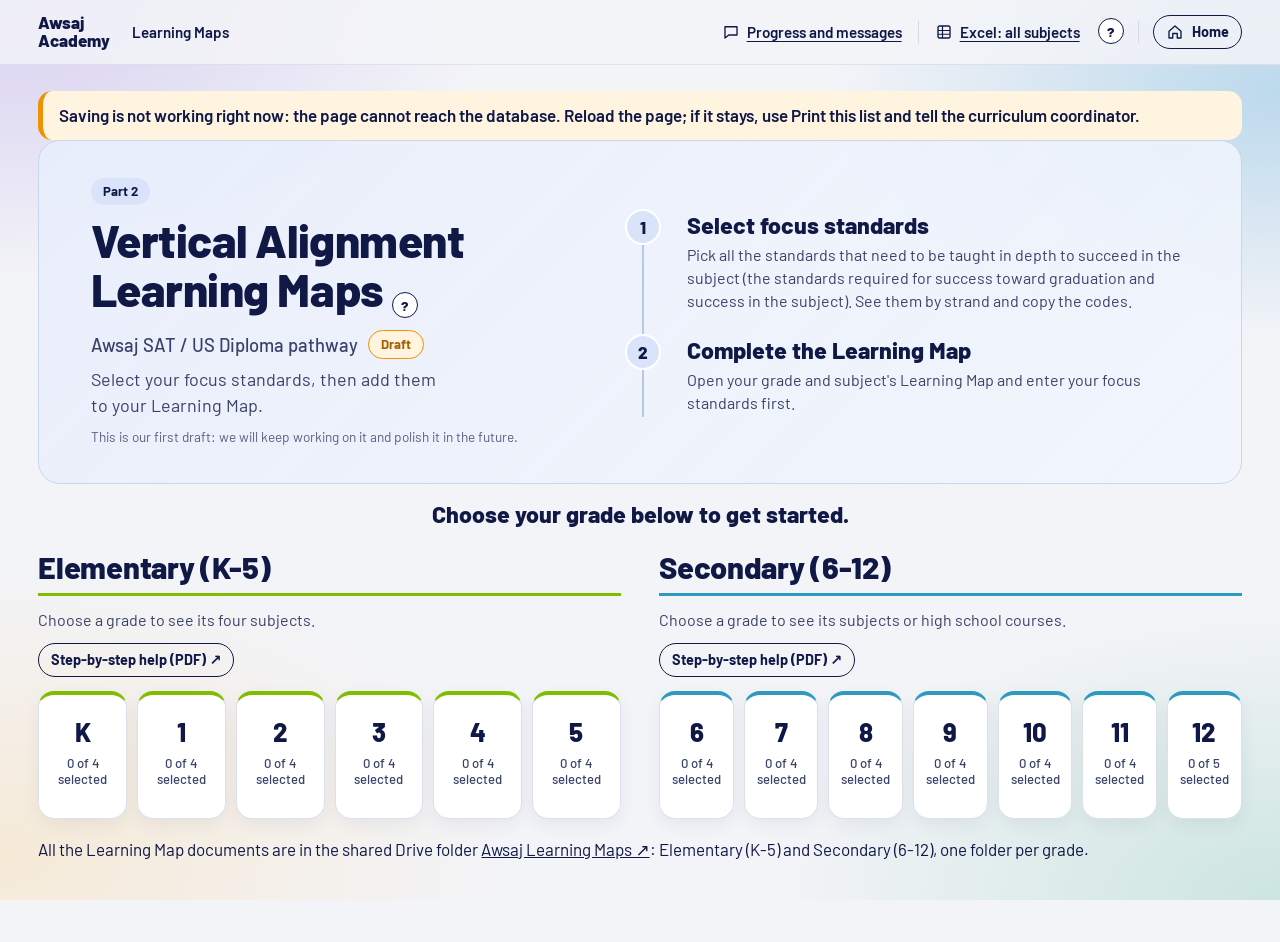
<file: site/learningmaps.html>
<!doctype html>
<html lang="en">
<head>
<meta charset="utf-8">
<meta name="viewport" content="width=device-width, initial-scale=1">
<title>Vertical Alignment Learning Maps</title>
<link rel="preconnect" href="https://fonts.googleapis.com"><link rel="preconnect" href="https://fonts.gstatic.com" crossorigin>
<link href="https://fonts.googleapis.com/css2?family=Barlow:wght@400;500;600;700;800&display=swap" rel="stylesheet">
<style>
/* Part 2 (Tim, Nov 2026, new direction): each grade picks its focus standards (at least a quarter of its standards), sees them by strand to print or copy, then fills in the Learning Map. ("Focus standards", not
   "priority standards": the school already has Priority (6-12) and Power (K-5) standards.) Same look as the PD pages. */
:root {
  --navy: #101846; --navy-2: #3B4268; --muted: #5A6080; --line: #D5DAE3; --cta: #B5DF00; --cta-2: #A6CF00;
  --lime: #80BC00; --blue: #3099BE; --magenta: #CB0068; --amber: #ED9200;
  --deep: #78BE21; --intro: #0092BC; --not: #D00070;
  --glass: rgba(255,255,255,.66); --glass-b: rgba(255,255,255,.9);
  --font: "Barlow", system-ui, -apple-system, "Segoe UI", sans-serif;
}
* { box-sizing: border-box; } [hidden] { display: none !important; }
html { scroll-behavior: smooth; }
body { margin: 0; font-family: var(--font); color: var(--navy); font-size: 17px; line-height: 1.45; min-height: 100vh;
  background: radial-gradient(55% 45% at 0% 0%, #D7CFF0 0%, transparent 70%), radial-gradient(50% 40% at 100% 10%, #BCD9EC 0%, transparent 70%), radial-gradient(55% 45% at 100% 100%, #CCE5DF 0%, transparent 72%), radial-gradient(55% 45% at 0% 95%, #F6EAD7 0%, transparent 72%), #F3F4F8; background-attachment: fixed; }
h1, h2, h3 { margin: 0; line-height: 1.08; letter-spacing: -.01em; font-weight: 800; text-wrap: balance; }
h1 { font-size: clamp(2rem, 4vw, 3.2rem); } h2 { font-size: clamp(1.4rem, 2.4vw, 1.9rem); } h3 { font-size: 1.12rem; font-weight: 700; }
p { margin: 0; } a { color: var(--navy); } button, input, select, textarea { font: inherit; color: inherit; }
:focus-visible { outline: 3px solid var(--navy); outline-offset: 2px; border-radius: 6px; }
.wrap { max-width: 1320px; margin: 0 auto; padding: 0 clamp(16px, 3vw, 40px); }
body.wide .wrap { max-width: 1800px; }   /* Tim, Nov 2026: the choose and review pages use more of the screen */
header.top { position: sticky; top: 0; z-index: 20; background: rgba(243,244,248,.82); backdrop-filter: blur(10px); border-bottom: 1px solid rgba(16,24,70,.08); }
header.top .wrap { display: flex; align-items: center; gap: 14px; min-height: 64px; flex-wrap: wrap; }
.brand { font-weight: 800; text-decoration: none; line-height: 1.05; }
.crumbs { display: flex; gap: 6px; align-items: center; flex-wrap: wrap; font-weight: 600; font-size: .95rem; }
.crumbs a { text-decoration: none; padding: 6px 8px; border-radius: 8px; } .crumbs a:hover { background: rgba(16,24,70,.06); } .crumbs span { color: var(--muted); }
.who { margin-left: auto; display: flex; gap: 8px; align-items: center; font-size: .9rem; flex-wrap: wrap; }
.pill { display: inline-flex; align-items: center; gap: 6px; padding: 4px 12px; border-radius: 999px; font-weight: 700; font-size: .82rem; background: rgba(16,24,70,.07); white-space: nowrap; }
.pill.team { background: var(--navy); color: #fff; } .pill.practice { background: var(--amber); color: #fff; }
.st-draft { background: rgba(16,24,70,.07); } .st-draft.prog { background: #FFF1DB; color: #8A4B00; } .st-selected { background: var(--lime); color: #fff; } .st-ready { background: #DCEBF5; color: #0d4f6b; } .st-approved { background: var(--cta); color: var(--navy); }
.btn { border: 1.5px solid var(--navy); background: transparent; border-radius: 999px; padding: 9px 18px; font-weight: 700; cursor: pointer; text-decoration: none; display: inline-flex; align-items: center; gap: 8px; min-height: 42px; }
.btn:hover { background: rgba(16,24,70,.06); } .btn.cta { background: var(--cta); border-color: var(--cta); } .btn.cta:hover { background: var(--cta-2); }
.btn.small { min-height: 34px; padding: 5px 12px; font-size: .9rem; } .btn[disabled] { opacity: .45; cursor: default; }
.row-acts { display: flex; gap: 8px; flex-wrap: wrap; align-items: center; }
.panel { background: var(--glass); backdrop-filter: blur(8px) saturate(1.2); border: 1px solid var(--glass-b); border-radius: 22px; padding: clamp(16px, 2.4vw, 28px); box-shadow: 0 18px 40px -28px rgba(16,24,70,.35); }
main { padding: 26px 0 80px; } .stack > * + * { margin-top: 18px; }
.lead { font-size: 1.15rem; color: var(--navy-2); max-width: 70ch; }
.notice { padding: 12px 16px; border-radius: 14px; background: #FFF4E0; border-left: 5px solid var(--amber); font-weight: 600; }
.expect { padding: 10px 14px; border-radius: 12px; background: rgba(255,255,255,.85); border-left: 5px solid var(--blue); max-width: 90ch; font-size: .98rem; }
.expect b { display: block; font-size: .78rem; letter-spacing: .1em; text-transform: uppercase; color: var(--navy-2); margin-bottom: 2px; }
.qbtn { width: 26px; height: 26px; border-radius: 50%; border: 1.5px solid var(--navy); background: #fff; font-weight: 800; cursor: pointer; font-size: .85rem; line-height: 1; vertical-align: 3px; margin-left: 8px; }
.qwrap { position: relative; display: inline-block; vertical-align: middle; }
.helpbox { position: absolute; left: 0; top: calc(100% + 8px); z-index: 40; width: min(380px, 86vw); padding: 12px 16px; border-radius: 12px; background: #fff; border-left: 4px solid var(--cta); box-shadow: 0 18px 40px -12px rgba(16,24,70,.4); font-size: .95rem; font-weight: 400; letter-spacing: 0; line-height: 1.45; text-transform: none; text-align: left; color: var(--navy); white-space: normal; }
.helpbox.rt { left: auto; right: 0; }
/* home */
.subjects { display: grid; grid-template-columns: repeat(4, 1fr); gap: 16px; }
.subj { display: grid; gap: 10px; padding: 22px; border-radius: 18px; background: rgba(255,255,255,.78); text-decoration: none; box-shadow: 0 8px 24px rgba(16,24,70,.08); }
.subj .rule { width: 46px; height: 5px; border-radius: 4px; background: var(--c); } .subj b { font-size: 1.5rem; } .subj span { color: var(--muted); font-size: .95rem; }
.steps3 { display: grid; grid-template-columns: repeat(3, 1fr); gap: 14px; } .steps2 { display: grid; grid-template-columns: 1fr 1fr; gap: 14px; }
.steps2 > div { background: rgba(255,255,255,.7); border-radius: 16px; padding: 16px 18px; border-top: 5px solid var(--cta); } .steps2 b { display: block; font-size: 1.2rem; margin-bottom: 4px; }
.steps3 > div { background: rgba(255,255,255,.7); border-radius: 16px; padding: 16px 18px; border-top: 5px solid var(--cta); }
.steps3 b { display: block; font-size: 1.1rem; margin-bottom: 4px; }
/* subject: grade ladder */
.ladderlist { display: grid; gap: 8px; }
.lrow { display: grid; grid-template-columns: 210px 1fr auto; gap: 14px; align-items: center; padding: 12px 16px; border-radius: 14px; background: rgba(255,255,255,.75); border-left: 6px solid var(--bc, var(--line)); }
.lrow .g { font-weight: 800; font-size: 1.1rem; } .lrow .g small { display: block; font-weight: 600; color: var(--muted); font-size: .85rem; }
.lrow .meta { display: flex; gap: 8px; flex-wrap: wrap; align-items: center; color: var(--navy-2); }
.lrow .acts { display: flex; gap: 8px; flex-wrap: wrap; justify-content: flex-end; }
.profilecard { border-left: 6px solid var(--cta); }
/* choose */
.choose { display: grid; grid-template-columns: minmax(0, 1.35fr) minmax(320px, 1fr); gap: 20px; align-items: start; }
.tools { display: flex; gap: 10px; flex-wrap: wrap; align-items: center; margin: 12px 0; }
.tools input[type=search] { flex: 1 1 240px; padding: 10px 14px; border-radius: 999px; border: 1.5px solid var(--line); background: #fff; }
.tools select, .cpick select { padding: 9px 12px; border-radius: 999px; border: 1.5px solid var(--line); background: #fff; }
.chips { display: flex; gap: 6px; flex-wrap: wrap; }
.chip { border: 1.5px solid var(--line); background: #fff; border-radius: 999px; padding: 5px 12px; font-weight: 600; cursor: pointer; font-size: .9rem; }
.chip[aria-pressed="true"] { background: var(--navy); color: #fff; border-color: var(--navy); }
.lib { display: grid; gap: 8px; max-height: 68vh; overflow: auto; padding-right: 4px; }
.strandh { font-weight: 800; font-size: .95rem; margin: 10px 0 2px; color: var(--navy-2); }
.std { display: grid; grid-template-columns: 44px 1fr; gap: 12px; align-items: start; padding: 12px 14px; border-radius: 14px; background: rgba(255,255,255,.82); border: 1.5px solid transparent; }
.std.on { border-color: var(--lime); background: #F4FAE6; }
.tick { width: 40px; height: 40px; border-radius: 12px; border: 2px solid var(--navy); background: #fff; cursor: pointer; font-weight: 800; font-size: 1.2rem; display: grid; place-items: center; }
.std.on .tick { background: var(--lime); border-color: var(--lime); color: #fff; } .tick[disabled] { opacity: .4; cursor: default; }
/* text size in the library (remembered on this laptop): short = two lines with Show all, line = one line per standard, full */
.sbody .shead { display: flex; gap: 8px; align-items: baseline; flex-wrap: wrap; } .sbody .shead .alt { display: inline; }
.more { border: 0; background: none; padding: 0; font-weight: 700; font-size: .82rem; text-decoration: underline; cursor: pointer; color: var(--navy-2); margin-top: 2px; }
.lib[data-d="full"] .more { display: none; }
.lib[data-d="short"] .std:not(.open) .stext, .plist[data-d="short"] .stext, .plist[data-d="line"] .stext { display: -webkit-box; -webkit-line-clamp: 2; -webkit-box-orient: vertical; overflow: hidden; }
.lib[data-d="short"] .std, .lib[data-d="line"] .std { padding: 9px 12px; gap: 10px; grid-template-columns: 34px 1fr; }
.lib[data-d="short"] .tick, .lib[data-d="line"] .tick { width: 34px; height: 34px; font-size: 1rem; border-radius: 10px; }
.lib[data-d="short"] .stext { font-size: .93rem; margin-top: 2px; }
.lib[data-d="line"] { gap: 3px; } .lib[data-d="line"] .std { align-items: center; border-radius: 10px; padding: 5px 10px; } .lib[data-d="line"] .std.open { align-items: start; padding: 10px 12px; }
.lib[data-d="line"] .std:not(.open) .sbody { display: grid; grid-template-columns: 118px minmax(0, 1fr) auto auto; gap: 10px; align-items: center; }
.lib[data-d="line"] .std:not(.open) .alt { display: none; }
.lib[data-d="line"] .std:not(.open) .stext { margin: 0; font-size: .9rem; white-space: nowrap; overflow: hidden; text-overflow: ellipsis; }
.lib[data-d="line"] .std:not(.open) .hints { margin: 0; flex-wrap: nowrap; }
.lib[data-d="line"] .std:not(.open) .h { font-size: 0; width: 14px; height: 14px; padding: 0; } .lib[data-d="line"] .std:not(.open) .h.pr { font-size: .8rem; width: auto; height: auto; background: none; }
.lib[data-d="line"] .std:not(.open) .h.pr .w { display: none; }
.dens { display: flex; gap: 6px; align-items: center; font-weight: 700; font-size: .88rem; margin-top: 8px; }
.code { font-weight: 800; } .alt { font-style: italic; color: var(--muted); font-size: .82rem; display: block; }
.stext { margin-top: 4px; color: var(--navy-2); font-size: .97rem; }
.hints { display: flex; gap: 6px; flex-wrap: wrap; margin-top: 6px; }
.h { font-size: .78rem; font-weight: 700; border-radius: 999px; padding: 2px 9px; background: rgba(16,24,70,.07); }
.h.pr { background: #FFE9C7; color: #8a4f00; }
.h.r2 { background: var(--deep); color: #fff; } .h.r1 { background: var(--intro); color: #fff; } .h.r0 { background: var(--not); color: #fff; }
.picks { position: sticky; top: 84px; }
.count { display: flex; align-items: baseline; gap: 10px; flex-wrap: wrap; margin-top: 10px; } .count b { font-size: 2.2rem; line-height: 1; }
.plist { display: grid; gap: 8px; max-height: 62vh; overflow: auto; margin: 12px 0; }
.pitem { padding: 10px 12px; border-radius: 12px; background: #fff; display: grid; gap: 6px; }
.pitem .row { display: flex; gap: 8px; align-items: baseline; justify-content: space-between; }
.pitem input { width: 100%; border: 1px solid var(--line); border-radius: 8px; padding: 6px 10px; font-size: .9rem; }
.x { border: 0; background: none; cursor: pointer; font-weight: 800; color: var(--magenta); }
.changes { margin-top: 16px; border-top: 1px solid var(--line); padding-top: 12px; }
.changes h3 { font-size: 1rem; }
.chlist { list-style: none; margin: 8px 0 0; padding: 0; display: grid; gap: 4px; max-height: 24vh; overflow: auto; font-size: .9rem; }
.chlist li { display: flex; gap: 8px; align-items: center; justify-content: space-between; padding: 5px 8px; border-radius: 8px; background: rgba(255,255,255,.7); }
.chlist .when { color: var(--muted); font-size: .8rem; white-space: nowrap; }
.undo { border: 1.5px solid var(--navy); background: #fff; border-radius: 999px; padding: 2px 10px; font-weight: 700; cursor: pointer; font-size: .8rem; }
.panel h2 + .lead { margin-top: 4px; }
/* K-5 grade page: four subject tabs; minimum and goal bar; Our focus standards by strand */
.doors { display: grid; grid-template-columns: 1fr 1fr; gap: 18px; }
.door h2 { margin-bottom: 6px; } .door .lead { font-size: 1rem; margin-bottom: 14px; }
.gbtns { display: grid; grid-template-columns: repeat(6, 1fr); gap: 10px; } .gbtns.sec { grid-template-columns: repeat(7, 1fr); } .gbtns.sec .gbtn { border-top-color: var(--blue); }
.gbtn { display: grid; place-items: center; gap: 2px; padding: 16px 8px; border-radius: 16px; background: rgba(255,255,255,.85); text-decoration: none; font-weight: 800; font-size: 1.5rem; box-shadow: 0 8px 24px rgba(16,24,70,.08); border-top: 5px solid var(--lime); }
.gbtn small { font-size: .78rem; font-weight: 600; color: var(--muted); }
.subjects.two { grid-template-columns: 1fr 1fr; }
.tabs { display: flex; gap: 8px; flex-wrap: wrap; }
.tab { display: grid; gap: 2px; padding: 10px 16px; border-radius: 14px; background: rgba(255,255,255,.75); text-decoration: none; border-bottom: 4px solid var(--c); min-width: 150px; }
.tab b { font-size: 1.05rem; } .tab span { font-size: .82rem; color: var(--muted); }
.tab[aria-current="page"] { background: var(--navy); color: #fff; } .tab[aria-current="page"] span { color: #DDE2F0; }
.st-selected { background: var(--cta); color: var(--navy); }
.meter { position: relative; height: 12px; border-radius: 999px; background: rgba(16,24,70,.1); margin: 12px 0 4px; overflow: visible; }
.meter > i { position: absolute; left: 0; top: 0; bottom: 0; border-radius: 999px; background: var(--amber); }
.meter.ok > i { background: var(--lime); }
.meter .mk { position: absolute; top: -5px; bottom: -5px; width: 2px; background: var(--navy); }
.mlabels { position: relative; height: 18px; font-size: .75rem; font-weight: 700; color: var(--navy-2); }
.mlabels span { position: absolute; transform: translateX(-50%); white-space: nowrap; }
.minnote { font-size: .9rem; color: var(--navy-2); margin-top: 6px; }
.minnote.gate { background: #FFF4E0; border: 1px solid var(--amber); border-radius: 10px; padding: 8px 12px; color: var(--navy); font-weight: 600; }
.gcards { display: grid; grid-template-columns: repeat(4, 1fr); gap: 14px; }
.gcard { display: grid; gap: 8px; padding: 18px; border-radius: 18px; background: rgba(255,255,255,.8); border-top: 5px solid var(--c); }
.gcard b { font-size: 1.3rem; }
.fgroups { display: grid; gap: 14px; margin-top: 16px; }
.fgroup h3 { display: flex; gap: 10px; align-items: center; justify-content: space-between; font-size: 1.05rem; padding-bottom: 4px; border-bottom: 2px solid var(--navy); }
.codes { display: flex; flex-wrap: wrap; gap: 6px; margin-top: 8px; }
.codes span { font-weight: 800; padding: 3px 10px; border-radius: 8px; background: #F1F5E6; border: 1px solid #DDE8C2; }
.ftext { margin-top: 6px; display: grid; gap: 6px; }
.ftext div { padding: 6px 0; border-bottom: 1px solid #E3E6EE; } .ftext b { margin-right: 8px; }
.fsub { margin-top: 26px; } .fsub:first-child { margin-top: 0; }
.olist { margin: 0; padding-left: 2em; display: grid; gap: 6px; } .olist li { padding: 6px 8px; border-radius: 10px; background: #fff; }
.olist li::marker { font-weight: 800; color: var(--navy-2); } .olist li { display: list-item; } .olist .body { display: inline-grid; gap: 2px; width: calc(100% - 36px); vertical-align: top; }
.olist .stext { margin: 0; font-size: .88rem; cursor: pointer; } .cross { float: right; width: 28px; height: 28px; border-radius: 50%; border: 1.5px solid var(--magenta); color: var(--magenta); background: #fff; font-weight: 800; font-size: 1.35rem; line-height: 1; cursor: pointer; display: grid; place-items: center; padding: 0; }
.cross:hover { background: var(--magenta); color: #fff; }
.ptable { overflow-x: auto; } .ptable table { width: 100%; border-collapse: separate; border-spacing: 4px; font-size: .9rem; }
.ptable th { text-align: left; padding: 4px 8px; white-space: nowrap; } .ptable td.pc { background: #fff; border-radius: 10px; padding: 6px 10px; border-left: 5px solid var(--line); }
.ptable td.pc small.pcc { display: block; font-size: .72rem; color: var(--muted); font-weight: 700; margin-top: 4px; }
.ptable td.pc.selected { border-left-color: var(--lime); background: #F4FAE6; } .ptable td.pc a { display: block; text-decoration: none; font-weight: 700; } .ptable td.pc a.docl { font-weight: 600; font-size: .8rem; color: var(--navy-2); text-decoration: underline; }
#msgText { width: 100%; font-family: inherit; font-size: .92rem; border: 1.5px solid var(--line); border-radius: 12px; padding: 10px 12px; background: #fff; }
.pshow { display: flex; gap: 10px; align-items: center; justify-content: space-between; flex-wrap: wrap; margin-top: 10px; }
.pgroup + .pgroup { margin-top: 10px; } .ph { display: flex; gap: 8px; align-items: center; justify-content: space-between; border-bottom: 2px solid var(--navy); padding-bottom: 3px; margin-bottom: 6px; } .ph b { font-size: .95rem; }
.pchips { display: flex; flex-wrap: wrap; gap: 6px; } .pchip { display: inline-flex; align-items: center; gap: 4px; padding: 3px 4px 3px 10px; border-radius: 8px; background: #F1F5E6; border: 1px solid #DDE8C2; }
.pchip .code { cursor: pointer; } .pchip .cross { width: 22px; height: 22px; font-size: 1rem; }
.olist .stext:not(.full) { display: -webkit-box; -webkit-line-clamp: 2; -webkit-box-orient: vertical; overflow: hidden; }
.nextbox { padding: 14px 18px; border-radius: 16px; background: #F1F8DC; border: 2px solid var(--cta); display: grid; gap: 8px; } .nextbox b { font-size: 1.15rem; }
.copyb { border: 1.5px solid var(--navy); background: #fff; border-radius: 999px; padding: 3px 12px; font-weight: 700; cursor: pointer; font-size: .82rem; }
/* documents to print */
.doc { background: #fff; border-radius: 18px; padding: clamp(16px, 3vw, 36px); box-shadow: 0 18px 40px -28px rgba(16,24,70,.35); }
.doc h1 { font-size: 2rem; } .doc h2 { font-size: 1.35rem; margin-top: 22px; padding-top: 12px; border-top: 2px solid var(--navy); }
.doc .sub { color: var(--navy-2); margin-top: 6px; }
.doc table { width: 100%; border-collapse: collapse; margin-top: 12px; font-size: .9rem; }
.doc th { text-align: left; background: var(--navy); color: #fff; padding: 6px 8px; font-size: .8rem; }
.doc td { border-bottom: 1px solid #C9CEDB; padding: 7px 8px; vertical-align: top; }
.doc .box { width: 18px; height: 18px; border: 2px solid var(--navy); border-radius: 3px; display: inline-block; }
.doc .noteline { border-bottom: 1px solid #9AA0B8; height: 22px; margin-top: 6px; }
.doc .fill { display: flex; gap: 24px; margin-top: 12px; } .doc .fill span { flex: 1; border-bottom: 1px solid #9AA0B8; padding-bottom: 2px; color: var(--muted); font-size: .85rem; }
.empty { color: var(--muted); }
dialog { border: 0; border-radius: 18px; padding: 22px; max-width: 440px; box-shadow: 0 30px 60px rgba(16,24,70,.3); } dialog::backdrop { background: rgba(16,24,70,.35); }
#stdDlg { max-width: 640px; width: calc(100% - 32px); } #stdDlg .sdtext { font-size: 1.08rem; margin: 12px 0; line-height: 1.5; } #stdDlg .strandl { color: var(--muted); font-weight: 700; font-size: .85rem; }
.stext[data-more] { cursor: pointer; }
#toast { position: fixed; left: 50%; bottom: 22px; transform: translateX(-50%); background: var(--navy); color: #fff; padding: 10px 18px; border-radius: 999px; font-weight: 600; z-index: 50; }
@media (max-width: 1000px) { .gbtns, .gbtns.sec { grid-template-columns: repeat(4, 1fr); } .gcards { grid-template-columns: 1fr 1fr; } }
@media (max-width: 900px) { .subjects, .doors { grid-template-columns: 1fr 1fr; } .choose { grid-template-columns: 1fr; } .picks { position: static; } .lrow { grid-template-columns: 1fr; } .doors { grid-template-columns: 1fr; } }
@media (max-width: 560px) { .subjects, .gcards, .subjects.two, .steps3, .steps2 { grid-template-columns: 1fr; } .gbtns { grid-template-columns: repeat(3, 1fr); } .tab { min-width: 0; flex: 1 1 140px; } }
@media (prefers-reduced-motion: reduce) { html { scroll-behavior: auto; } }
@page { size: A4 portrait; margin: 14mm; }
@media print {
  header.top, .tools, .acts, .row-acts, .tick, .qbtn, .helpbox, .btn, .undo, .copyb, .tabs, .noprint { display: none !important; }
  body { background: #fff; font-size: 11pt; } main { padding: 0; } .wrap { max-width: none; padding: 0; }
  .panel, .doc { box-shadow: none; border: 0; padding: 0; backdrop-filter: none; background: #fff; }
  .lib, .plist, .chlist { max-height: none; overflow: visible; }
  .codes span { -webkit-print-color-adjust: exact; print-color-adjust: exact; }
  .doc th { -webkit-print-color-adjust: exact; print-color-adjust: exact; } .doc tr, .fgroup { break-inside: avoid; } .doc h2, .fgroup h3 { break-after: avoid; }
}

/* home (Tim, 17 Nov 2026 mock-up): hero with a two-step stepper, grade tiles under coloured headings */
.hero2 { display: grid; grid-template-columns: 1fr 1.15fr; gap: 28px 44px; padding: clamp(22px, 3vw, 36px) clamp(22px, 4vw, 60px); border-radius: 22px; background: linear-gradient(135deg, rgba(232,238,252,.92), rgba(242,246,253,.85)); border: 1px solid #C9D6EE; }
.hero2 .pill.p2 { background: #D9E4FA; color: var(--navy); margin-bottom: 10px; } .hero2 h1 { font-size: clamp(2.1rem, 3.6vw, 3rem); }
.hsub { display: flex; gap: 10px; align-items: center; font-size: 1.15rem; color: var(--navy-2); margin: 10px 0 8px; font-weight: 500; }
.pill.draft { background: #FFF4E0; border: 1.5px solid var(--amber); color: #A55F00; }
.hero2 .lead { font-size: 1.12rem; max-width: 36ch; } .dnote { font-size: .85rem; color: var(--muted); margin-top: 8px; }
.vsteps { list-style: none; margin: 0; padding: 0; display: grid; gap: 22px; align-content: center; position: relative; }
.vsteps::before { content: ""; position: absolute; left: 17px; top: 36px; bottom: 30px; width: 2px; background: #B9C8E6; }
.vsteps li { display: grid; grid-template-columns: 36px 1fr; column-gap: 26px; position: relative; } .vsteps li > b { font-size: 1.45rem; font-weight: 800; }
.vsteps li > span:not(.n) { grid-column: 2; color: var(--navy-2); font-size: 1rem; }
.vsteps .n { grid-row: span 2; width: 36px; height: 36px; border-radius: 50%; background: #D9E4FA; border: 2px solid #fff; display: grid; place-items: center; font-weight: 800; z-index: 1; }
.getgo { text-align: center; font-size: 1.45rem; font-weight: 800; margin: 14px 0 4px; }
.doors { gap: clamp(20px, 3vw, 44px); } .door { padding: 0; } .door h2 { font-size: clamp(1.6rem, 2.4vw, 2rem); padding-bottom: 10px; border-bottom: 3px solid var(--lime); margin-bottom: 12px; } .door.sec h2 { border-bottom-color: var(--blue); }
.door .lead { font-size: 1rem; margin-bottom: 12px; } .door .gbtns { margin-top: 14px; }
.gbtn { display: grid; justify-items: center; align-content: start; gap: 6px; padding: 18px 6px 14px; border-radius: 16px; background: #fff; border: 1px solid #DCE2EC; border-top: 4px solid var(--lime); box-shadow: 0 6px 18px rgba(16,24,70,.06); text-decoration: none; min-height: 128px; }
.gbtns.sec .gbtn { border-top-color: var(--blue); } .gbtn:hover { box-shadow: 0 10px 26px rgba(16,24,70,.14); transform: translateY(-1px); }
.gbtn b { font-size: 1.6rem; font-weight: 800; } .gbtn small { font-size: .82rem; font-weight: 500; color: var(--navy-2); text-align: center; line-height: 1.2; }
.gbar { width: 70%; height: 6px; border-radius: 999px; background: #E3E7EF; overflow: hidden; } .gbar i { display: block; height: 100%; background: var(--lime); } .gbtns.sec .gbar i { background: var(--blue); }
.tlink { display: inline-flex; align-items: center; gap: 7px; background: none; border: 0; padding: 4px 2px; font-weight: 600; font-size: .95rem; text-decoration: underline; text-underline-offset: 3px; cursor: pointer; color: var(--navy); }
.tlink svg, .btn svg { width: 18px; height: 18px; flex: none; } .tsep { width: 1px; height: 22px; background: var(--line); margin: 0 6px; }
@media (max-width: 900px) { .hero2 { grid-template-columns: 1fr; } }

/* status at a glance on the grade page (Tim, 17 Nov 2026): Not started (grey), In progress (amber), Selected (green, check) */
.gtop { display: flex; justify-content: space-between; align-items: flex-start; gap: 8px; }
.gmark { width: 34px; height: 34px; border-radius: 50%; flex: none; display: grid; place-items: center; font-weight: 800; font-size: 1.15rem; border: 2px dashed #C9CEDA; color: #fff; }
.gstate { justify-self: start; padding: 3px 12px; border-radius: 999px; font-weight: 700; font-size: .85rem; background: rgba(16,24,70,.07); color: var(--navy-2); }
.gcard.prog .gstate { background: #FFF1DB; color: #8A4B00; } .gcard.prog .gmark { border: 2px solid var(--amber); background: conic-gradient(var(--amber) 0 50%, #FFF1DB 50% 100%); }
.gcard.done { background: #F2FADF; box-shadow: inset 0 0 0 2px var(--lime), 0 10px 26px rgba(128,188,0,.18); }
.gcard.done .gmark { border: 0; background: var(--lime); box-shadow: 0 0 0 4px rgba(128,188,0,.25); }
.gcard.done .gstate { background: var(--lime); color: #fff; } .gcard.done .gstate::before { content: "\2713  "; }
.tab.done:not([aria-current]) { background: #F2FADF; } .tab .tchk { display: inline-grid; place-items: center; width: 20px; height: 20px; border-radius: 50%; background: var(--lime); color: #fff; font-style: normal; font-size: .75rem; margin-right: 6px; vertical-align: 2px; }
.tab[aria-current] .tchk { background: var(--cta); color: var(--navy); }
</style>
</head>
<body>
<header class="top"><div class="wrap"><a class="brand" href="./">Awsaj<br>Academy</a><nav class="crumbs" id="crumbs" aria-label="Where you are"></nav><div class="who" id="who"></div></div></header>
<main><div class="wrap" id="app" aria-live="polite"><p class="lead">Loading the standards…</p></div></main>
<dialog id="stdDlg" aria-labelledby="sdCode"><div id="sdBody"></div></dialog>
<div id="toast" hidden role="status"></div>
<script src="config.js"></script>
<script>
"use strict";
/* Focus standards (Tim, Nov 2026, new direction): each grade picks its focus standards (at least a quarter of its standards),
   sees them organised by strand to print or copy, then fills in the Learning Map document.
   K-5 works by grade (four subject tabs); 6-12 by subject, then grade or course. No comparison between grades.
   Saved in the database through pd_set_pick / pd_set_status (status "ready" = "Selected our focus standards"). */
/* ================= settings ================= */
const CFG = window.VA_CONFIG, H = { apikey: CFG.supabaseKey, Authorization: "Bearer " + CFG.supabaseKey };
const SUBJ = [["Math", "math", "var(--lime)"], ["ELA", "ela", "var(--blue)"], ["Science", "science", "var(--magenta)"], ["Social Studies", "social_studies", "var(--amber)"]];
const K5 = ["K", "1", "2", "3", "4", "5"], G612 = ["6", "7", "8", "9", "10", "11", "12"], ALLG = [...K5, ...G612];
const COURSE = { Math: { 9: "Algebra 1", 10: "Geometry", 11: "Algebra 2", 12: "Pre-Calculus" }, ELA: { 9: "English 9", 10: "English 10", 11: "English 11", 12: "English 12" },
  Science: { 9: "Earth Environmental Science", 10: "Physics", 11: "Biology", 12: "Chemistry" }, "Social Studies": { 9: "Geography", 10: "World History 10", 11: "Economics", 12: "World History 12", "12G": "Global Challenges and Interconnected Societies" } };
/* Tim, 18 Nov 2026: a possible second Grade 12 Social Studies course, Global Challenges and Interconnected Societies, with its own
   list (stored as grade "12G"). Its standards are the Wisconsin Social Studies high school standards the course team listed. */
const GC = "12G";
const GC_CODES = ["Inq1.a", "Inq1.b", "Inq2.a", "Inq2.b", "Inq3.a", "Inq3.b", "Inq3.c", "Inq4.a", "Inq4.b", "BH1.b", "BH2.a", "BH2.b", "BH3.a", "BH4.a",
  "Econ2.a", "Econ2.b", "Econ2.c", "Econ3.a", "Econ3.b", "Econ3.c", "Econ4.a", "Econ4.b", "Econ4.c", "Econ4.d", "Econ4.e",
  "Geog1.b", "Geog2.a", "Geog2.b", "Geog2.c", "Geog2.d", "Geog3.a", "Geog3.b", "Geog4.a", "Geog5.a",
  "Hist1.a", "Hist1.b", "Hist2.a", "Hist2.b", "Hist2.c", "Hist3.a", "Hist3.b", "Hist3.c", "PS1.a", "PS2.a", "PS2.b", "PS2.c", "PS4.a", "PS4.b"].map((c) => `SS.${c}.h`);
const pg = (g) => (g === GC ? "12" : g);   // the grade a list belongs to
const vars = (s, g) => (s === "Social Studies" && g === "12" ? ["12", GC] : [g]);   // the lists of one subject in one grade
const listsOf = (g) => SUBJ.flatMap(([s, , c]) => vars(s, g).map((x) => [s, c, x]));
const RATING = { 2: ["r2", "Rated: in depth"], 1: ["r1", "Rated: introduced"], 0: ["r0", "Rated: not taught"] };
const RWORD = { 2: "Taught in depth", 1: "Introduced", 0: "Not taught" };
const STATUS = { draft: "Draft", selected: "Selected our focus standards" };
/* the Vertical Alignment Learning Map documents (Tim, 16 Nov 2026). Replace these with the Google Doc "Make a copy" links when ready. */
const PROFILE_DOC = { ELA: "files/Awsaj-Learning-Map-ELA.docx", other: "files/Awsaj-Learning-Map-Math-Science-Social-Studies.docx" };
const PROFILE_EXAMPLE = "files/Awsaj-Learning-Map-Example-Grade-12-Pre-Calculus.docx";
/* one-page step-by-step help (Tim, 16 Nov 2026) */
const HELP_PDF = { k5: "pdf/help-focus-standards-K-5.pdf", ms: "pdf/help-focus-standards-6-12.pdf" };
const helpLink = (k, small = true) => `<a class="btn${small ? " small" : ""}" href="${HELP_PDF[k]}" target="_blank" rel="noopener">Step-by-step help (PDF) ↗</a>`;
const profileDoc = (s) => PROFILE_DOC[s === "ELA" ? "ELA" : "other"];
/* the Learning Map documents in the shared Drive folder "Awsaj Learning Maps" (Tim, 16 Nov 2026): Elementary (K-5) and
   Secondary (6-12), one folder per grade, one Google Doc per subject (order: Math, ELA, Science, Social Studies) */
const DRIVE_ROOT = "https://drive.google.com/drive/folders/12KSBVoFVzgLNi4aZB8B0lQNFlOtwrP2U";
const DRIVE_EXAMPLE = "https://docs.google.com/document/d/1OaQwGcUnmycSB_K90zJJtfYEazWVisd9pP_Z4_p-JFM/edit";
const DRIVE = {
  K: ["1WUh1yaPu8p18F3Tl-LF7UOIhYljRHigB", "1YqLvgU12cw04GelufCXEBCvfWkXXq0hrafgWH63zitk", "1Ybxt88vfL1i08509ztlJ8P6rUma-NLvIZK6-RXXviEo", "1USPW7YMoRd1jpzVqBZp06Cz0sRQ1hsaMOFwvnpAHngc", "15IsLU7FMlG_rtdIB2q1usW0lLxfawNCsDAJcAZdY22w"],
  1: ["1e69bZtagqIvcPLaEYAXPlFXGacFk0Owr", "1EpQuQGLGxteGsNP1cCqCXCCb6MPZAw8FJ-eZM6uqL6A", "14eLyNr2NwlCO1qr4l6PE9izrtV_qIfGB_rPfCibPhBw", "14w9xCpA_Qq8pZlPaI7UsqKdKHacGTd_XRv8HS-aHrpM", "1_IJyOkRvLiAWQXjmThE79uOSGQfog-bauNlf000QbUw"],
  2: ["19li2AL66w8fV48BkpxeUrZMe_S4aGNEj", "1NWV6PjwKEHmrrlVehD4uO-fCY4efDJbHxkNOpSFV4_s", "10efna4s20PnyfBv8df7tziSU6JIzM3bwFNR7VK15gTM", "19pGQPX2lPQMkAjqqU4DH3Hp_XovwL5pDgZx1nYurN48", "1YWOVkbKlTY1p-S1eq1Uwvqj17KM9ONoHE0uHtfhosPo"],
  3: ["1xKe469Dkq9Xo6Q-ngO9ZotxML7Iq1Ki1", "1svlGDd_N6X0YaNycLgGd4mD4iF4xGygj2-ZIyMqfDJ8", "1dD_nfVJJdJY_6u3SiNszPLHXT6yA8k-mTkO5Hp7DKKA", "1afmBRVSjyx9Pcd2hkFSa_EFvkDlXoYv54bmQyUftvT8", "1ysh01GT6QNcLPdue40pxejLu2VpQePgVcD3hH36dIXg"],
  4: ["1Ff9pSLEW2ZNEaJqf5XJ8JL8rZWX_UQIk", "1ZEM_-7TyGiIQzl6AZ-Jl672CZjnAWJuZFrDN_X9dr54", "1uKUCyn6B8GHjnWmcWlX7LMhLJYml5iMG6kV6m40uMEw", "1dQQ-DJa3X4mBINe9RTc0dPMzN144wiwhUVxm5O0j4JA", "1PNz7qIFL-w9J5nnTQXB3oArHDemEB_saD_1_qjewbVI"],
  5: ["1YU_DsJJdHx3IPt_06Ls2I4Jsw4CCJQUm", "1ZiHsV3MY3uJrOIvJtEUX2AeYWl-97eN_c3tvdPUt1w8", "1YXqNRasWl60OcvzfKz3gQR69E70dc2OTiNQLpnmrFnw", "1wf98cDHju3f3_kW7VMOPgp4EG8v7DOqwZD9n3O1vibM", "1bq3PrP9jUmZlF_qWp39ZIu9DiENfCYW0HokAzOyA2Kg"],
  6: ["110G-6AfH5_3gSsNvVdgOzoLA4K2Vaw0c", "1n9Etsdt45quCq7g1iabQNHofMWMUa8_x4Dc86JpNmkg", "1X9fiqMxEoO6BLZpt854ZrEYCkoFITOcl5tykuwbIJyg", "1AWlnqMh63vXMW8OgwaQGumOIXJ-l3TyF2OskgmEffYQ", "1mitNEsgUaw35ah2x7k1kRuHgTA04PKDrYefG5Wh71Zw"],
  7: ["1SvA3QItK08IziAnsaNlMdGKRB7Vt44HY", "1fwG4siFeYPSXA86Mm8NtRhpPzAnY_bLy7ws_S7arofg", "1iTthz37IF3HJ4jFg6Z7B4NivRNOAYrn2JE83i_1xLcs", "1mWaFZcZkKPBrxhzbeKPA-6cAh1iGUUe2NQme_huilaE", "1UqDK2jnVDJ3_CudC5WYq5gBHZyHNtnk4eR16RENy218"],
  8: ["1k2GcRP9DiYEu0BAlV2lRp71OM6kPd2do", "1tVunCJSx1BMGrrxfn2u5t1Riqldi4245DbddUGhsOP4", "10zCFGW3lvrqdJsftAC4vvMdUY37Z0rDxsrMtr6tuCuA", "1D5HoODxtR_vpU506XijbHCpL_0j7_cHbnPt20B_pBPE", "19wPIsxq0KW6RPpp206ZB0peG1uMBR53y3J9V7jUzzQU"],
  9: ["1x9G-iH_E1HaJV6qAzTlZys1YreC4PBmG", "1mKpc0yiQhuZVSbA-TkaTnPD3SRTm-s7af0q8PH55Clg", "1OC-bzUS8vSkdOdwIMtJNHAFn7ffSgFKLTOsaVE-fHD4", "1_UYy10YWsCPBxNZW4FRnR4cws8EA5br3lpxOqTcHleU", "16_nxwlL7X5TE7k0cDMXgOhjimKbQdZHhg50rKZ7Dhs4"],
  10: ["14fLs_JCXh1OkHQ-t_bMdpI4Bvwf-J8Q7", "1li_jE84miUmz8z6CtHlXN43BKyJYUpUJL_76QKZhbRk", "14Aqh8QlIt3MJ7Ria1L0VLcbnRKF0RbAmJ6AyospolJU", "10YXyauVHkYJ-qtDJNtXPro8MLLEdgvyQvgOXVdFe25I", "1NT8_roCxXobaQiLZtgA_V5Csan-TWscX6dNIW2og-tk"],
  11: ["1JuTQW8rx2vlJYwsFsdKx2KjEx4wzeSWM", "1LauxuC6tKFypdtw_Q48wuKpiVxu8Ux9jQOi15l5eolU", "1Nk6FGj0njtLhnf2nkHFsx2L-rUp3tAm5TrizKOSWWZA", "1ZXxlNYDIFGPL-pi0SdKziGRjXbiD4T3S-2MWZXNqykk", "1yu95uYWF7_YPLi6oPbOsK2LnrVnO9iAYQC39IqcKVq4"],
  12: ["1OXLTgL4ixN53VpUiNS-_CmFoufwNOdKc", "1ag3i-YWxg3WI7vE-_1eVr_F1ilA_x0oOLBQXcSqSmVQ", "1kwcSPVTwZdvotHtfQIIKQAzY5r-7UYB7ifPZSeAD3Ec", "1PAFddZclwQRAj0mGwbRJ18txk2rXH8XynC71cDpM6fk", "1Z2U6ayPbjpLFOMGeQS8_mGEJWpZnxivoYzNHwmuYhk8"]
};
/* the possible course has no Drive document yet: its Learning Map link gives the template */
const mapDoc = (s, g) => { if (g === GC) return profileDoc(s); const d = DRIVE[g]; const i = SUBJ.findIndex((x) => x[0] === s); return d && i >= 0 ? `https://docs.google.com/document/d/${d[i + 1]}/edit` : profileDoc(s); };
const gradeFolder = (g) => (g = pg(g), DRIVE[g] ? `https://drive.google.com/drive/folders/${DRIVE[g][0]}` : DRIVE_ROOT);
const mapLinks = (s, g, small) => `<a class="btn${small ? " small" : ""}" href="${mapDoc(s, g)}" target="_blank" rel="noopener">Open our ${esc(gname(g))} ${esc(s)}${course(s, g) ? ` (${esc(course(s, g))})` : ""} Learning Map ↗</a><a class="btn small" href="${gradeFolder(g)}" target="_blank" rel="noopener">${esc(gname(g))} folder ↗</a>`;
const HELP = {
  home: "Vertical Alignment Learning Maps has two parts for every grade and subject. 1. Select Focus Standards: pick all the standards that need to be taught in depth to succeed in the subject (the standards required for success toward graduation and success in the subject); see them by strand and copy the codes. 2. Complete Learning Map: open your grade and subject's Vertical Alignment Learning Map (a Google Doc in the shared folder) and fill it in. Elementary (K-5) and Secondary (6-12) both work by grade, with a tab for each subject (in high school, the course). Step-by-step help (PDF) shows each step with pictures. This is our first draft: we will keep working on it and polish it in the future.",
  grade: "Your grade's four subjects. Each subject has its own list and count, and its status: Not started (grey), In progress (amber, some chosen) or Selected (green with a check: the team pressed We selected our focus standards). Open a subject to choose its focus standards. Our focus standards shows all four subjects by strand, ready to print or copy. See an example opens the filled Grade 12 Pre-Calculus Learning Map, to show what a finished one looks like.",
  ladder: "Every grade or course for this subject in Secondary (6-12). Not started, In progress (some chosen) or Selected (the team pressed We selected our focus standards). Anyone can open any grade and change it; it saves for everyone.",
  library: "All the grade-level standards this grade or course rated in Part 1 (Essential Elements are not included). Tick a standard to add it to your focus standards. Text: Short shows two lines of each standard, One line fits many on the screen, Full shows every word; this laptop remembers your choice. Show all, or a click on the words, opens the whole standard. Hints: the Part 1 rating, and a star when the school already names it a Priority (6-12) or Power (K-5) standard.",
  next: "Once a subject's focus standards are selected, move on to the Vertical Alignment Learning Map. Each grade and subject has its own Google Doc in the shared Drive folder Awsaj Learning Maps (Elementary (K-5) or Secondary (6-12), then your grade); Open our Learning Map goes straight to yours. Copy one strand at a time (Copy codes beside each strand on the right) and paste the codes into the Selected focus standards column: one standard per row, or several standards in one row, grouped by strand or by a topic you choose. Whatever makes sense in your subject. See an example shows a filled Grade 12 Pre-Calculus Learning Map.",
  picks: "The standards every class in this grade or course will teach in depth, grouped by strand. Show: Codes (just the codes), Short text (two lines) or Full text; this laptop remembers your choice. Copy codes copies one strand's codes, ready to paste into your Learning Map; Copy all codes copies every strand with its name. The cross takes one off the list; ticking it again on the left puts it back. Print our focus standards opens a printable page. Pick all the standards that need to be taught in depth to succeed in this subject. Anyone can add or remove a standard; the list saves as you go, for everyone. When your list is complete, press We selected our focus standards; if you have fewer than a quarter of the standards, the site asks you to pick more. You can still change the list after; taking it below a quarter sets it back to In progress.",
  changes: "The latest changes to this list, newest first, from every laptop. Undo puts back a standard someone added or removed by mistake. Anyone can undo, and every change is kept in the history.",
  focus: "Your focus standards grouped by strand (or domain, or topic), in the order of the standards. Show: Codes only (the default, for the Learning Map), Codes and short text, or Codes and full text; Print uses the same choice. Copy codes copies the codes of one strand, ready to paste into the Selected focus standards column of the Learning Map. Copy all codes copies every strand: the strand name, then its codes.",
  paper: "A paper copy of every standard this grade or course can choose from, with a tick box and a line for notes. Teams that start on paper give the finished copy to the leader, who ticks the same standards on the site.",
  progress: "Every grade and subject: Selected (the focus standards are chosen and marked), In progress with how many are chosen so far, or Not started. Click a cell to open that list; Learning Map opens its Google Doc in the shared Drive folder. Use it to follow up, then write a message below.",
  message: "Choose a grade (or all grades) and a message: Choose your focus standards (a link to every subject), Reminder (only the lists not yet selected, with how many are chosen), or Next step (only the selected lists, with a link to each Learning Map). Copy the message into an email or chat, or Open in email to start an email with the subject and text filled in. The site does not send anything by itself.",
  exports: "Excel: every chosen focus standard, with its strand, note, Part 1 rating and the status of every list, in one file."
};
const Q = new URLSearchParams(location.search), PRACTICE = Q.get("practice") === "1", TEAM = Q.get("team") || "";
const FRAMED = (() => { try { return window.self !== window.top; } catch (e) { return true; } })();
const $ = (s, r = document) => r.querySelector(s), $$ = (s, r = document) => [...r.querySelectorAll(s)];
const esc = (s) => String(s ?? "").replace(/[&<>"]/g, (c) => ({ "&": "&amp;", "<": "&lt;", ">": "&gt;", '"': "&quot;" }[c]));
const gname = (g) => (g === "K" ? "Kindergarten" : "Grade " + pg(g));
const course = (s, g) => (COURSE[s] && COURSE[s][g]) || "";
const glab = (s, g) => (course(s, g) ? `${gname(g)}<small>${esc(course(s, g))}</small>` : gname(g));
const gtext = (s, g) => (course(s, g) ? `${gname(g)} (${course(s, g)})` : gname(g));
const toast = (m) => { const t = $("#toast"); t.textContent = m; t.hidden = false; clearTimeout(toast.t); toast.t = setTimeout(() => (t.hidden = true), 3200); };
const scol = (s) => SUBJ.find((x) => x[0] === s)[2];

/* ================= data ================= */
const D = { idx: {}, det: {}, ratings: new Map(), picks: [], status: [], ev: {}, dbReady: true };
async function getAll(path) { const out = []; for (let from = 0; ; from += 1000) { const r = await fetch(`${CFG.supabaseUrl}/rest/v1/${path}`, { headers: { ...H, "Range-Unit": "items", Range: `${from}-${from + 999}` } }); if (!r.ok) { const e = new Error(await r.text()); e.status = r.status; throw e; } const rows = await r.json(); out.push(...rows); if (rows.length < 1000) return out; } }
async function rpc(fn, body) { const r = await fetch(`${CFG.supabaseUrl}/rest/v1/rpc/${fn}`, { method: "POST", headers: { ...H, "Content-Type": "application/json" }, body: JSON.stringify(body) }); if (!r.ok) { let m = await r.text(); try { m = JSON.parse(m).message || m; } catch (e) { /* text */ } throw new Error(m); } return null; }
async function loadSubject(s) {
  if (D.idx[s]) return; const slug = SUBJ.find((x) => x[0] === s)[1];
  D.idx[s] = await (await fetch(`data/index_${slug}.json`)).json();
  // the index keeps a shortened text; the detail file has the full wording
  D.det[s] = fetch(`data/detail_${slug}.json`).then((r) => r.json()).then((det) => { const full = {}; for (const [k, v] of Object.entries(det)) { const kk = k.split("|").slice(0, 2).join("|"); if (v && v.text && !full[kk]) full[kk] = v.text; }
    D.idx[s].forEach((e) => { const t = full[key(e)]; if (t) e.t = t; }); if (!editingText()) render(true); }).catch(() => {});
}
async function loadPD() {
  if (PRACTICE) return;
  try { const [p, st] = await Promise.all([getAll("pd_picks?select=*"), getAll("pd_status?select=*")]); D.picks = p; D.status = st; D.dbReady = true; }
  catch (e) { D.dbReady = false; D.picks = []; D.status = []; }
}
const hiddenTeam = (t) => /^stress test|^setup check$/.test(t || "");
async function loadEvents(s, g) {
  if (PRACTICE || !D.dbReady) { D.ev[s + "|" + g] = D.ev[s + "|" + g] || []; return; }
  try { const rows = await getAll(`pd_events?select=id,kind,subject,grade,framework,code,detail,team,created_at&subject=eq.${encodeURIComponent(s)}&grade=eq.${encodeURIComponent(g)}&team=not.like.stress*&team=neq.setup%20check&order=id.desc&limit=25`);
    D.ev[s + "|" + g] = rows.filter((r) => !hiddenTeam(r.team)).slice(0, 25); } catch (e) { /* the list stays as it was */ }
}
const logLocal = (kind, s, g, f = "", c = "", detail = "") => { const k = s + "|" + g; (D.ev[k] = D.ev[k] || []).unshift({ id: "L" + Date.now() + Math.random(), kind, subject: s, grade: g, framework: f, code: c, detail, team: TEAM, created_at: new Date().toISOString() }); };

async function boot() {
  try { const rs = await getAll("ratings?select=framework,code,grade,level"); rs.forEach((r) => D.ratings.set(`${r.framework}|${r.code}|${r.grade}`, r.level)); } catch (e) { /* hints only */ }
  await loadPD(); render(); addEventListener("hashchange", () => { const d = $("#stdDlg"); if (d.open) d.close(); render(false); });
  if (!PRACTICE) setInterval(async () => { if (document.hidden || busy) return; const r = route(), before = JSON.stringify([D.picks, D.status]); await loadPD(); if (r.s && r.g && r.v === "choose") await loadEvents(r.s, r.g); if (JSON.stringify([D.picks, D.status]) === before) return; if (!editingText()) render(true); }, 20000);
}
const editingText = () => { const a = document.activeElement; return a && /INPUT|TEXTAREA|SELECT/.test(a.tagName); };
let busy = 0;
const store = { get: (k) => { try { return localStorage.getItem(k); } catch (e) { return null; } }, set: (k, v) => { try { localStorage.setItem(k, v); } catch (e) { /* this laptop keeps nothing */ } } };
let DENS = ["short", "line", "full"].includes(store.get("pd_text")) ? store.get("pd_text") : "short";
let FMODE = ["codes", "short", "full"].includes(store.get("pd_fmode")) ? store.get("pd_fmode") : "codes";   // codes (default), short, full; this laptop remembers

/* the standards a grade or course chooses from: its grade-level standards in the set the school uses (no Essential Elements) */
const mainFW = (s, g) => { const k = K5.includes(pg(g)); return s === "Math" ? ["WI-CC-MATH"] : s === "ELA" ? ["WI-CC-ELA"] : s === "Science" ? [k ? "AERO-SCI" : "NGSS"] : [k ? "AERO-SS" : "WI-SS"]; };
const library = (s, g) => (D.idx[s] || []).filter((e) => mainFW(s, g).includes(e.f) && (g === GC ? GC_CODES.includes(e.c) : (e.pl || []).includes(g)));
const key = (e) => `${e.f}|${e.c}`;
const findStd = (s, k) => (D.idx[s] || []).find((e) => key(e) === k);
const stdOf = (s, p) => findStd(s, `${p.framework}|${p.code}`) || { c: p.code, f: p.framework, t: "", s: "" };
const picksOf = (s, g) => D.picks.filter((p) => p.subject === s && p.grade === g);
const isPicked = (s, g, k) => D.picks.some((p) => p.subject === s && p.grade === g && `${p.framework}|${p.code}` === k);
/* the minimum: a quarter of the grade's library, rounded up, every lettered part counted */
/* Tim, 17 Nov 2026: no minimum on screen; the quarter is only a check when a team presses We selected our focus standards */
const GATE = {};
const minOf = (s, g) => Math.ceil(library(s, g).length / 4);   // Tim: no upper goal; teams can choose more
const rawStatus = (s, g) => (D.status.find((x) => x.subject === s && x.grade === g) || {}).status || "draft";
/* "Selected our focus standards" is stored as "ready"; it only counts while the list holds the minimum */
const statusOf = (s, g) => (rawStatus(s, g) !== "draft" && picksOf(s, g).length >= minOf(s, g) && picksOf(s, g).length > 0 ? "selected" : "draft");
const prMark = (e, g) => ((e.pr || []).includes(pg(g)) ? (K5.includes(pg(g)) ? "Power" : "Priority") : "");
function ccss(e) { const m = e.f === "WI-CC-MATH" && e.c.match(/^M\.([K0-9]+|N|A|F|G|SP)\.([A-Z]{1,4})\.([A-D])\.(\d+)(?:\.([a-z]))?$/); if (m) { const [, d, dom, clu, n, sub] = m, t = `${clu}.${n}${sub || ""}`; return "CCSS " + (/^[K0-9]+$/.test(d) ? `${d}.${dom}.${t}` : `HS${d === "SP" ? "S" : d}-${dom}.${t}`); }
  if (e.f === "WI-CC-ELA") return e.cw && e.cw.length ? "CCSS " + e.cw.join(" · ") : "New in Wisconsin 2020 (no CCSS code)";
  if (e.wi) return "Wisconsin match: " + e.wi.join(" · ");
  return e.f === "WI-SS" ? "Wisconsin Social Studies" : e.f === "WI-CC-MATH" ? "New in Wisconsin 2021 (no CCSS code)" : e.f.startsWith("AERO") ? "AERO" : e.f; }
const canEdit = () => PRACTICE || D.dbReady;   // Tim: anyone can open any grade and change it (collaborative)
/* the chosen standards grouped by strand, in the order of the library */
function groups(s, g) {
  const on = new Set(picksOf(s, g).map((p) => `${p.framework}|${p.code}`)), out = new Map();
  library(s, g).forEach((e) => { if (!on.has(key(e))) return; const k = e.s || "Other"; if (!out.has(k)) out.set(k, []); out.get(k).push(e); on.delete(key(e)); });
  on.forEach((k) => { const p = picksOf(s, g).find((x) => `${x.framework}|${x.code}` === k); const e = stdOf(s, p); if (!out.has("Other")) out.set("Other", []); out.get("Other").push(e); });
  return [...out.entries()];
}

/* ================= writes (practice keeps everything on this screen only) ================= */
async function setPick(s, g, e, on, note = "", undoing = false) {
  if (!canEdit()) return;
  const k = key(e), was = isPicked(s, g, k); D.picks = D.picks.filter((p) => !(p.subject === s && p.grade === g && `${p.framework}|${p.code}` === k));
  if (on) D.picks.push({ subject: s, grade: g, framework: e.f, code: e.c, note, team: TEAM });
  if (on !== was || undoing) logLocal(on ? "pick" : "unpick", s, g, e.f, e.c, note);
  render(true); if (PRACTICE) { if (undoing) toast(on ? `${e.c} put back.` : `${e.c} taken off.`); return; }
  busy++; try { await rpc("pd_set_pick", { p_subject: s, p_grade: g, p_framework: e.f, p_code: e.c, p_on: on, p_note: note, p_team: TEAM }); if (undoing) toast(on ? `${e.c} put back.` : `${e.c} taken off.`); }
  catch (err) { toast("Not saved: " + err.message); await loadPD(); }
  finally { busy--;
    // below the minimum, a selected list goes back to draft
    if (!on && rawStatus(s, g) === "ready" && picksOf(s, g).length < minOf(s, g)) { GATE[s + "|" + g] = 1; await setStatus(s, g, "draft", true); }
    if (on !== was || undoing) { await loadEvents(s, g); render(true); } }
}
async function setStatus(s, g, st, quiet) {
  if (PRACTICE) { setLocalStatus(s, g, st); logLocal(st, s, g); return render(true); }
  busy++; try { await rpc("pd_set_status", { p_subject: s, p_grade: g, p_status: st, p_team: TEAM }); setLocalStatus(s, g, st); if (!quiet) toast(st === "ready" ? "Saved: we selected our focus standards." : "Back to draft."); await loadEvents(s, g); }
  catch (err) { toast("Not saved: " + err.message); } finally { busy--; render(true); }
}
const setLocalStatus = (s, g, st) => { const x = D.status.find((y) => y.subject === s && y.grade === g); if (x) x.status = st; else D.status.push({ subject: s, grade: g, status: st }); };

/* ================= copy (codes only) ================= */
async function copyText(txt) {
  try { await navigator.clipboard.writeText(txt); toast("Copied."); return; } catch (e) { /* fall back below */ }
  const ta = document.createElement("textarea"); ta.value = txt; ta.style.position = "fixed"; ta.style.opacity = "0"; document.body.appendChild(ta); ta.select();
  try { document.execCommand("copy"); toast("Copied."); } catch (e) { prompt("Copy these codes:", txt); } ta.remove();
}
/* the same format as the Learning Map (Tim): one code per line, as in the Selected focus standards column; Copy all gives
   each strand's name (for the Topic or domains column) with its codes under it, a blank line between strands */
const codesLine = (list) => list.map((e) => e.c).join("\n");
const allCodes = (s, g) => groups(s, g).map(([st, list]) => `${st}\n${codesLine(list)}`).join("\n\n");

/* ================= Excel (every chosen standard and every list's status; public data, no PIN) ================= */
const XLSX_SRC = "https://cdnjs.cloudflare.com/ajax/libs/xlsx/0.18.5/xlsx.full.min.js";
const XLSX_SRI = "sha512-r22gChDnGvBylk90+2e/ycr3RVrDi8DIOkIGNhJlKfuyQM4tIRAI062MaV8sfjQKYVGjOBaZBOA87z+IhZE9DA==";
function loadXlsx() {
  if (window.XLSX) return Promise.resolve(window.XLSX);
  return new Promise((ok, bad) => { const el = document.createElement("script"); el.src = XLSX_SRC; el.integrity = XLSX_SRI; el.crossOrigin = "anonymous";
    el.onload = () => (window.XLSX ? ok(window.XLSX) : bad(new Error("the Excel library did not start"))); el.onerror = () => { el.remove(); bad(new Error("the Excel library could not be loaded")); }; document.head.appendChild(el); });
}
async function exportExcel(only) {
  toast("Building the Excel file…");
  try {
    const subs = only ? [only] : SUBJ.map((x) => x[0]); await Promise.all(subs.map(loadSubject)); await Promise.all(subs.map((s) => D.det[s])); if (!PRACTICE) await loadPD();
    const X = await loadXlsx(), wb = X.utils.book_new(), today = new Date().toISOString().slice(0, 10);
    const picks = [], lists = [];
    subs.forEach((s) => ALLG.flatMap((x) => vars(s, x)).forEach((g) => { const st = statusOf(s, g), n = picksOf(s, g).length;
      lists.push({ Subject: s, Grade: pg(g), Course: course(s, g), Status: stLabel(st, n), "Focus standards chosen": n, "Standards to choose from": library(s, g).length, "Minimum (a quarter)": minOf(s, g) });
      groups(s, g).forEach(([strand, list]) => list.forEach((e) => { const p = picksOf(s, g).find((x) => `${x.framework}|${x.code}` === key(e)) || {}, lv = D.ratings.get(`${key(e)}|${pg(g)}`);
        picks.push({ Subject: s, Grade: pg(g), Course: course(s, g), Status: stLabel(st, 1), Strand: strand, Code: e.c, "Other code": e.f ? ccss(e) : "", Set: e.f, Standard: e.t || "", Note: p.note || "", "Part 1 rating": lv != null ? RWORD[lv] : "Not rated", "School Priority / Power": prMark(e, g) }); })); }));
    const about = [{ Item: "What this is", Value: "Focus standards chosen by each grade or course, grouped by strand." }, { Item: "Subjects", Value: subs.join(", ") }, { Item: "Exported", Value: today }, { Item: "Source", Value: PRACTICE ? "Practice mode (not saved)" : "Live database" }];
    const add = (rows, name, w) => { const ws = X.utils.json_to_sheet(rows.length ? rows : [{ Note: "Nothing yet." }]); if (w) ws["!cols"] = w.map((x) => ({ wch: x })); X.utils.book_append_sheet(wb, ws, name); };
    add(about, "About", [14, 90]); add(picks, "Focus standards", [14, 6, 24, 26, 30, 16, 24, 12, 80, 40, 16, 12]); add(lists, "Status of each list", [14, 6, 24, 28, 10, 12, 12, 12]);
    X.writeFile(wb, `Focus_standards_${only ? only.replace(/ /g, "_") : "All_subjects"}_${today}.xlsx`); toast("Excel file downloaded.");
  } catch (err) { toast("Excel not made: " + err.message); }
}

/* ================= views ================= */
const route = () => { const h = new URLSearchParams(location.hash.slice(1)); return { s: h.get("s"), g: h.get("g"), v: h.get("v") || "" }; };
const href = (o) => "#" + new URLSearchParams(Object.entries(o).filter(([, v]) => v)).toString();
const help = (k) => `<span class="qwrap"><button class="qbtn" type="button" data-help="${k}" aria-expanded="false" aria-label="What is this?">?</button><span class="helpbox" data-helpbox="${k}" role="note" hidden>${esc(HELP[k])}</span></span>`;
const closeHelp = (except) => $$(".helpbox:not([hidden])").forEach((b) => { if (b !== except) { b.hidden = true; const q = b.previousElementSibling; if (q) q.setAttribute("aria-expanded", "false"); } });
const fw = (e) => `<span class="code">${esc(e.c)}</span><span class="alt">${esc(ccss(e))}</span>`;
const isK5 = (g) => K5.includes(pg(g));
/* where a grade + subject page sits: K-5 under its grade, 6-12 under its subject */
const chooseHref = (s, g) => href({ g, s, v: "choose" });

const IC = {"msg": "<svg viewBox=\"0 0 24 24\" aria-hidden=\"true\"><path d=\"M4 5h16v11H9l-5 4z\" fill=\"none\" stroke=\"currentColor\" stroke-width=\"1.8\" stroke-linejoin=\"round\"/></svg>", "xl": "<svg viewBox=\"0 0 24 24\" aria-hidden=\"true\"><rect x=\"4\" y=\"4\" width=\"16\" height=\"16\" rx=\"2\" fill=\"none\" stroke=\"currentColor\" stroke-width=\"1.8\"/><path d=\"M4 10h16M4 15h16M10 4v16\" stroke=\"currentColor\" stroke-width=\"1.6\"/></svg>", "home": "<svg viewBox=\"0 0 24 24\" aria-hidden=\"true\"><path d=\"M4 11l8-7 8 7v9h-5v-6H9v6H4z\" fill=\"none\" stroke=\"currentColor\" stroke-width=\"1.8\" stroke-linejoin=\"round\"/></svg>"};
function header(r) {
  const c = [`<a href="#">Learning Maps</a>`];
  if (r.g) { c.push(`<span>/</span><a href="${href({ g: pg(r.g) })}">${gname(r.g)}</a>`); if (r.s) c.push(`<span>/</span><a href="${chooseHref(r.s, r.g)}">${esc(course(r.s, r.g) ? `${r.s} (${course(r.s, r.g)})` : r.s)}</a>`); }
  else { if (r.s) c.push(`<span>/</span><a href="${href({ s: r.s })}">${esc(r.s)}</a>`); if (r.g) c.push(`<span>/</span><a href="${chooseHref(r.s, r.g)}">${esc(gtext(r.s, r.g))}</a>`); }
  const lab = { focus: "Our focus standards", paper: "Print this list", progress: "Progress and messages" }[r.v]; if (lab) c.push(`<span>/</span><span>${lab}</span>`);
  $("#crumbs").innerHTML = c.join("");
  $("#who").innerHTML = (PRACTICE ? `<span class="pill practice">Practice: nothing is saved</span>` : "") + (TEAM ? `<span class="pill team">Team: ${esc(TEAM)}</span>` : "")
    + (r.g ? helpLink(isK5(r.g) ? "k5" : "ms") : r.s ? helpLink("ms") : r.v ? "" : `<a class="tlink" href="#v=progress">${IC.msg}Progress and messages</a><span class="tsep" aria-hidden="true"></span><button class="tlink" type="button" data-excel="">${IC.xl}Excel: all subjects</button>${help("exports")}<span class="tsep" aria-hidden="true"></span>`)
    + (FRAMED ? `<a class="btn small" href="${esc(location.href)}" target="_blank" rel="noopener" title="Open this page in its own tab">Open full page ↗</a>` : "") + `<a class="btn small" href="./">${IC.home}Home</a>`;
}

async function render(keep) {
  const r = route(), y = scrollY; header(r);
  const need = r.g || (!r.s && !r.g) || r.v === "progress" ? SUBJ.map((x) => x[0]) : r.s ? [r.s] : [];
  await Promise.all(need.map(loadSubject));
  if (r.s && r.g && r.v === "choose" && !D.ev[r.s + "|" + r.g]) { D.ev[r.s + "|" + r.g] = []; loadEvents(r.s, r.g).then(() => { if (!editingText()) render(true); }); }
  const note = !PRACTICE && !D.dbReady ? `<p class="notice">Saving is not working right now: the page cannot reach the database. Reload the page; if it stays, use Print this list and tell the curriculum coordinator.</p>` : "";
  const v = r.v === "progress" ? progressV() : !r.s && !r.g ? homeV()
    : !r.s && r.g ? (r.v === "focus" ? focusV(SUBJ.map((x) => x[0]), pg(r.g)) : gradeV(pg(r.g)))
    : r.s && !r.g ? subjectV(r.s)
    : r.v === "focus" ? focusV([r.s], r.g) : r.v === "paper" ? paperV(r.s, r.g) : chooseV(r.s, r.g);
  document.body.classList.toggle("wide", r.v === "choose");
  /* Tim, 17 Nov 2026: a redraw (after a tick, or the 20-second check for colleagues' changes) keeps the page where it was,
     including the standards list and the chosen list, which scroll inside their own boxes */
  const KEEP = [".lib", ".plist", ".chlist", "aside.picks"];
  const inner = keep ? KEEP.map((sel) => { const el = $(sel); return el ? [sel, el.scrollTop, el.scrollLeft] : null; }).filter(Boolean) : [];
  const y2 = scrollY;
  $("#app").innerHTML = note + v;
  if (keep) { scrollTo(0, y2); inner.forEach(([sel, t, l]) => { const el = $(sel); if (el) { el.scrollTop = t; el.scrollLeft = l; } }); } else scrollTo(0, 0);
}

function homeV() {
  const tiles = (gs) => gs.map((g) => { const L = listsOf(g), done = L.filter(([s, , x]) => statusOf(s, x) === "selected").length;
    return `<a class="gbtn" href="${href({ g })}" aria-label="${esc(gname(g))}: ${done} of ${L.length} lists selected"><b>${g}</b><small>${done} of ${L.length}<br>selected</small>${done ? `<span class="gbar"><i style="width:${(done / L.length) * 100}%"></i></span>` : ""}</a>`; }).join("");
  return `<div class="stack"><div class="hero2"><div class="hl"><p class="pill p2">Part 2</p><h1>Vertical Alignment Learning Maps${help("home")}</h1>
      <p class="hsub">Awsaj SAT / US Diploma pathway <span class="pill draft" title="This is our first draft: we will keep working on it and polish it in the future.">Draft</span></p>
      <p class="lead">Select your focus standards, then add them to your Learning Map.</p><p class="dnote">This is our first draft: we will keep working on it and polish it in the future.</p></div>
    <ol class="vsteps"><li><span class="n">1</span><b>Select focus standards</b><span>Pick all the standards that need to be taught in depth to succeed in the subject (the standards required for success toward graduation and success in the subject). See them by strand and copy the codes.</span></li>
      <li><span class="n">2</span><b>Complete the Learning Map</b><span>Open your grade and subject's Learning Map and enter your focus standards first.</span></li></ol></div>
    <p class="getgo">Choose your grade below to get started.</p>
    <div class="doors"><section class="door k5"><h2>Elementary (K-5)</h2><p class="lead">Choose a grade to see its four subjects.</p><p>${helpLink("k5")}</p><div class="gbtns">${tiles(K5)}</div></section>
      <section class="door sec"><h2>Secondary (6-12)</h2><p class="lead">Choose a grade to see its subjects or high school courses.</p><p>${helpLink("ms")}</p><div class="gbtns sec">${tiles(G612)}</div></section></div>
    <p class="saved">All the Learning Map documents are in the shared Drive folder <a href="${DRIVE_ROOT}" target="_blank" rel="noopener">Awsaj Learning Maps ↗</a>: Elementary (K-5) and Secondary (6-12), one folder per grade.</p></div>`;
}

const meter = (n, min, lib) => { const pct = (x) => (lib ? Math.min(100, (x / lib) * 100) : 0);
  return `<div class="meter${n >= min ? " ok" : ""}" role="img" aria-label="${n} chosen; minimum ${min}"><i style="width:${pct(n)}%"></i><span class="mk" style="left:${pct(min)}%"></span></div>
    <div class="mlabels" aria-hidden="true"><span style="left:${pct(min)}%">min ${min}</span></div>`; };
/* Tim, 17 Nov 2026: the same three words everywhere: Not started, In progress, Selected */
const stLabel = (st, n) => (st === "selected" ? "Selected" : n ? "In progress" : "Not started");
const stPill = (st, n) => `<span class="pill st-${st}${st !== "selected" && n ? " prog" : ""}">${stLabel(st, n)}</span>`;

function gradeV(g) {
  const cards = listsOf(g).map(([s, c, g]) => { const n = picksOf(s, g).length, lib = library(s, g).length, st = statusOf(s, g);
    const k = st === "selected" ? "done" : n ? "prog" : "none", lab = { done: "Selected", prog: "In progress", none: "Not started" }[k];
    return `<div class="gcard ${k}" style="--c:${c}"><div class="gtop"><b>${s}${course(s, g) ? `<small style="display:block;font-size:.9rem;font-weight:600;color:var(--muted)">${esc(course(s, g))}</small>` : ""}</b><span class="gmark" aria-hidden="true">${k === "done" ? "&#10003;" : ""}</span></div><span class="gstate">${lab}</span><span>${n} of ${lib} chosen</span><a class="btn small${k === "done" ? "" : " cta"}" href="${chooseHref(s, g)}">${k === "done" ? `Review ${esc(s)} standards` : `Choose ${esc(s)} standards`}</a><a class="btn small${k === "done" ? " cta" : ""}" href="${mapDoc(s, g)}" target="_blank" rel="noopener">${k === "done" ? "Open our Learning Map ↗" : "Learning Map ↗"}</a></div>`; }).join("");
  return `<div class="stack"><div class="panel stack"><h1>${gname(g)}: our focus standards${help("grade")}</h1><p class="lead">For each of your four subjects, pick all the standards that need to be taught in depth to succeed in it.${g === "12" ? " Social Studies has two courses, each with its own list: World History 12 and Global Challenges and Interconnected Societies." : ""}</p>
    <div class="row-acts"><a class="btn cta" href="${href({ g, v: "focus" })}">Our focus standards by strand (all subjects)</a><a class="btn" href="${gradeFolder(g)}" target="_blank" rel="noopener">Our ${esc(gname(g))} Learning Maps folder ↗</a><a class="btn" href="${DRIVE_EXAMPLE}" target="_blank" rel="noopener">See an example: the Grade 12 Pre-Calculus Learning Map ↗</a></div></div>
    <div class="gcards">${cards}</div></div>`;
}

function subjectV(s) {
  const rows = G612.flatMap((x) => vars(s, x)).map((g) => { const n = picksOf(s, g).length, st = statusOf(s, g), lib = library(s, g).length; const bc = ["9", "10", "11", "12"].includes(pg(g)) ? "var(--magenta)" : "var(--blue)";
    return `<div class="lrow" style="--bc:${bc}"><div class="g">${glab(s, g)}</div><div class="meta">${stPill(st, n)}<span>${n} of ${lib} chosen</span></div>
      <div class="acts"><a class="btn small cta" href="${chooseHref(s, g)}">Choose</a><a class="btn small" href="${href({ s, g, v: "focus" })}">By strand</a></div></div>`; }).join("");
  return `<div class="stack"><div class="panel stack"><h1>${esc(s)}: focus standards, Grades 6 to 12${help("ladder")}</h1><p class="lead">Choose your grade or course. Any grade can start at any time.</p>
    <div class="row-acts"><button class="btn" type="button" data-excel="${esc(s)}">Excel</button>${help("exports")}</div></div>
    <div class="ladderlist">${rows}</div></div>`;
}

/* the latest changes, with Undo on the newest change to each standard while it still holds */
function changesHTML(s, g, ed) {
  const ev = D.ev[s + "|" + g] || [], seen = new Set();
  const when = (t) => { const d = new Date(t); return isNaN(d) ? "" : d.toLocaleString([], { weekday: "short", hour: "2-digit", minute: "2-digit" }); };
  const items = ev.slice(0, 15).map((x) => {
    const k = `${x.framework}|${x.code}`, e = x.code ? findStd(s, k) || { c: x.code, f: x.framework } : null;
    let txt = { pick: "Added", unpick: "Removed", ready: "Selected our focus standards", draft: "Back to draft", approve: "Agreed", reopen: "Reopened" }[x.kind] || x.kind, btn = "";
    if (e) { txt += ` <b>${esc(x.code)}</b>`;
      if (!seen.has(k)) { seen.add(k); const now = isPicked(s, g, k);
        if (ed && ((x.kind === "pick" && now) || (x.kind === "unpick" && !now))) btn = `<button class="undo" type="button" data-undo="${esc(k)}" data-on="${x.kind === "unpick" ? 1 : 0}" data-note="${esc(lastNote(ev, k))}" aria-label="Undo: ${x.kind === "pick" ? "take off" : "put back"} ${esc(x.code)}">Undo</button>`; } }
    return `<li><span>${txt}${x.team && x.team !== "Undo" && !hiddenTeam(x.team) ? ` <span class="when">· ${esc(x.team)}</span>` : ""}</span><span class="row-acts"><span class="when">${when(x.created_at)}</span>${btn}</span></li>`; }).join("");
  return `<div class="changes"><h3>Recent changes${help("changes")}</h3>${items ? `<ul class="chlist">${items}</ul>` : `<p class="empty">No changes yet.</p>`}</div>`;
}
const lastNote = (ev, k) => { const p = ev.find((x) => x.kind === "pick" && `${x.framework}|${x.code}` === k && x.detail); return p ? p.detail : ""; };

const subjTabs = (g0, cur) => g0 ? `<nav class="tabs" aria-label="Subjects">${listsOf(pg(g0)).map(([s, c, g]) => `<a class="tab${statusOf(s, g) === "selected" ? " done" : ""}" style="--c:${c}" href="${chooseHref(s, g)}"${s === cur && g === g0 ? ' aria-current="page"' : ""}><b>${statusOf(s, g) === "selected" ? '<i class="tchk" aria-hidden="true">&#10003;</i>' : ""}${s}${course(s, g) ? ` · ${esc(course(s, g))}` : ""}</b><span>${picksOf(s, g).length} of ${library(s, g).length} · ${statusOf(s, g) === "selected" ? "Selected" : picksOf(s, g).length ? "In progress" : "Not started"}</span></a>`).join("")}</nav>` : "";

/* Tim, 16 Nov 2026: once a subject's focus standards are selected, move on to the Vertical Alignment Learning Map */
const nextBox = (s, g) => statusOf(s, g) !== "selected" ? "" : `<div class="nextbox"><b>You are ready to move on to the Vertical Alignment Learning Map.${help("next")}</b><p>Open your Learning Map, then copy one strand at a time: press <b>Copy codes</b> beside a strand (on the right) and paste it into that strand's row. This is our first draft: we will keep working on it and polish it in the future.</p>
  <div class="row-acts">${mapLinks(s, g).replace('class="btn"', 'class="btn cta"')}<a class="btn small" href="${DRIVE_EXAMPLE}" target="_blank" rel="noopener">See an example: the Grade 12 Pre-Calculus Learning Map ↗</a></div></div>`;
function chooseV(s, g) {
  const lib = library(s, g), picked = picksOf(s, g), st = statusOf(s, g), ed = canEdit(), min = minOf(s, g), n = picked.length;
  const f = chooseV.f = chooseV.f && chooseV.f.k === s + g ? chooseV.f : { k: s + g, q: "", strand: "", only: "" }; if (!chooseV.open || chooseV.openK !== s + g) { chooseV.open = new Set(); chooseV.openK = s + g; }
  const strands = [...new Set(lib.map((e) => e.s))];
  const rows = lib.filter((e) => (!f.q || (e.c + " " + e.t).toLowerCase().includes(f.q.toLowerCase())) && (!f.strand || e.s === f.strand) && (f.only !== "pr" || (e.pr || []).includes(pg(g))) && (f.only !== "on" || isPicked(s, g, key(e))));
  let last = ""; const items = rows.map((e) => { const k = key(e), on = isPicked(s, g, k), lv = D.ratings.get(`${e.f}|${e.c}|${pg(g)}`), pm = prMark(e, g); const sh = e.s !== last ? `<p class="strandh">${esc(e.s)}</p>` : ""; last = e.s;
    const op = chooseV.open.has(k);
    return `${sh}<div class="std${on ? " on" : ""}${op ? " open" : ""}"><button class="tick" type="button" data-pick="${esc(k)}" aria-pressed="${on}" aria-label="${on ? "Remove" : "Add"} ${esc(e.c)}"${ed ? "" : " disabled"}>${on ? "&#10003;" : "+"}</button><div class="sbody"><span class="shead">${fw(e)}</span><p class="stext" data-more="${esc(k)}">${esc(e.t)}</p><div class="hints">${lv != null ? `<span class="h ${RATING[lv][0]}" title="${RATING[lv][1]}">${RATING[lv][1]}</span>` : ""}${pm ? `<span class="h pr" title="School ${pm.toLowerCase()} standard">&#9733;<span class="w"> School ${pm.toLowerCase()} standard</span></span>` : ""}</div><button class="more" type="button" data-more="${esc(k)}" aria-haspopup="dialog">Show all</button></div></div>`; }).join("");
  /* Tim, 16 Nov 2026: a numbered list of what is chosen, in the order of the standards; a cross takes one off */
  /* Tim, 17 Nov 2026: the chosen standards grouped by strand, right here: Show Codes / Short text / Full text, Copy codes per
     strand and for the subject, and a cross on each to take it off (no second screen needed) */
  let num = 0; const G = groups(s, g);
  const cross = (e) => (ed ? `<button class="cross" type="button" data-pick="${esc(key(e))}" aria-label="Take off ${esc(e.c)}" title="Take off">&times;</button>` : "");
  const plist = G.length ? G.map(([strand, list]) => `<div class="pgroup"><div class="ph"><b>${esc(strand)} <span class="saved">(${list.length})</span></b><button class="copyb" type="button" data-copy="${esc(codesLine(list))}">Copy codes</button></div>
    ${FMODE === "codes" ? `<div class="pchips">${list.map((e) => `<span class="pchip"><span class="code" data-more="${esc(key(e))}" title="${esc(e.t)}">${esc(e.c)}</span>${cross(e)}</span>`).join("")}</div>`
      : `<ol class="olist" start="${num + 1}">${list.map((e) => { num++; return `<li><span class="body"><span class="code">${esc(e.c)}</span><span class="stext${FMODE === "full" ? " full" : ""}" data-more="${esc(key(e))}">${esc(e.t)}</span></span>${cross(e)}</li>`; }).join("")}</ol>`}</div>`).join("") : "";
  const showBar = `<div class="pshow"><span class="dens" role="group" aria-label="What to show" style="margin:0">Show:${[["codes", "Codes"], ["short", "Short text"], ["full", "Full text"]].map(([k, l]) => `<button class="chip" type="button" data-fmode="${k}" aria-pressed="${FMODE === k}">${l}</button>`).join("")}</span>${G.length ? `<button class="btn small" type="button" data-copy="${esc(allCodes(s, g))}">Copy all codes</button>` : ""}</div>`;
  const minMsg = `Please pick more. Every subject needs at least a quarter of its standards as focus standards: at least ${min} of ${lib.length} here (you have ${n}).`;
  const fhref = href({ g, s, v: "focus" });
  return `<div class="stack"><div class="panel stack"><h1>${course(s, g) ? `${gname(g)} · ${esc(course(s, g))}` : gname(g)} ${esc(s)}</h1><p class="lead">Which of these standards must every class teach in depth? Choose all the standards that need to be taught in depth to succeed in this subject.</p>${subjTabs(g, s)}${nextBox(s, g) || `<div class="row-acts">${mapLinks(s, g, true)}<a class="btn small" href="${DRIVE_EXAMPLE}" target="_blank" rel="noopener">See an example: the Grade 12 Pre-Calculus Learning Map ↗</a></div>`}</div>
    <div class="choose"><section class="panel" aria-label="Library"><h2>Our standards${help("library")}</h2>
      <div class="tools"><input type="search" id="q" placeholder="Search by code or words" value="${esc(f.q)}" aria-label="Search the standards"><select id="strand" aria-label="Strand"><option value="">All strands</option>${strands.map((x) => `<option${x === f.strand ? " selected" : ""}>${esc(x)}</option>`).join("")}</select></div>
      <div class="chips" role="group" aria-label="Show">${[["", "All"], ["on", "Chosen"], ["pr", `★ School ${isK5(g) ? "power" : "priority"} standards`]].map(([k, t]) => `<button class="chip" type="button" data-only="${k}" aria-pressed="${f.only === k}">${t}</button>`).join("")}</div>
      <div class="dens" role="group" aria-label="How much of each standard to show">Text:${[["short", "Short"], ["line", "One line"], ["full", "Full"]].map(([k, t]) => `<button class="chip" type="button" data-dens="${k}" aria-pressed="${DENS === k}">${t}</button>`).join("")}</div>
      <p class="saved" style="margin:10px 0">${rows.length} of ${lib.length} standards shown</p><div class="lib" data-d="${DENS}">${items || `<p class="empty">No standards match.</p>`}</div></section>
    <aside class="panel picks" aria-label="Our focus standards"><h2>Our focus standards${help("picks")}</h2>
      <div class="count"><b>${n}</b><span>of ${lib.length} chosen</span>${stPill(st, n)}</div>
      ${GATE[s + "|" + g] && n < min ? `<p class="minnote gate" role="alert">${minMsg}</p>` : ""}
      ${showBar}<div class="plist">${plist || `<p class="empty">Tick standards in the list on the left to add them here.</p>`}</div>
      <div class="row-acts">${ed && st === "draft" ? `<button class="btn cta" type="button" data-status="ready"${n > 0 ? "" : " disabled"}>We selected our focus standards</button>` : ""}${ed && st === "selected" ? `<button class="btn small" type="button" data-status="draft">Back to draft</button>` : ""}<a class="btn" href="${fhref}">Print our focus standards</a><a class="btn small" href="${href({ s, g, v: "paper" })}">Print the full list (paper)</a></div>
</aside></div></div>`;
}

/* Progress and messages (Tim, 16 Nov 2026): every grade and subject's status with its links, and a message maker that
   writes the email (or chat) text with the right links, to copy or open in an email */
const SITE_URL = "https://awsaj-curriculum.github.io/awsaj-vertical-alignment/learningmaps.html";
const MSG = { g: "", kind: "start" };
const subjLabel = (s, g) => `${gname(g)} ${s}${course(s, g) ? ` (${course(s, g)})` : ""}`;
function buildMsg(g, kind) {
  const grades = g ? [g] : ALLG, out = [];
  const head = { start: "Dear colleagues,\n\nPlease choose your focus standards for each of your subjects: all the standards that need to be taught in depth to succeed in the subject. Then press We selected our focus standards.",
    remind: "Dear colleagues,\n\nA friendly reminder: these lists still need their focus standards: all the standards that need to be taught in depth to succeed in the subject.",
    map: "Dear colleagues,\n\nThank you for selecting your focus standards. You are ready to move on to the Vertical Alignment Learning Map: open your Learning Map and copy one strand at a time: Copy codes beside each strand on the site, then paste into that strand's row." }[kind];
  out.push(head, "");
  grades.forEach((x) => {
    const subs = listsOf(x).map(([s, , y]) => [s, y]).filter(([s, y]) => kind === "start" || (kind === "remind" ? statusOf(s, y) !== "selected" : statusOf(s, y) === "selected"));
    if (!subs.length) return;
    out.push(`${gname(x)}: ${SITE_URL}#g=${x}`);
    subs.forEach(([s, y]) => {
      const n = picksOf(s, y).length;
      if (kind === "remind") out.push(`  ${subjLabel(s, y)}: ${n} chosen so far. ${SITE_URL}#g=${y}&s=${encodeURIComponent(s)}&v=choose`);
      else if (kind === "map") out.push(`  ${subjLabel(s, y)} Learning Map: ${mapDoc(s, y)}`);
      else out.push(`  ${subjLabel(s, y)}: ${SITE_URL}#g=${y}&s=${encodeURIComponent(s)}&v=choose`);
    });
    out.push("");
  });
  if (out.length <= 2) out.push(kind === "remind" ? "Every list here has its focus standards selected. Thank you!" : "No list here has its focus standards selected yet.", "");
  out.push(kind === "map" ? "All the Learning Maps are in the shared Drive folder Awsaj Learning Maps: " + DRIVE_ROOT : "Step-by-step help: " + SITE_URL.replace("learningmaps.html", "") + (g && !isK5(g) ? HELP_PDF.ms : HELP_PDF.k5), "", "Thank you.");
  return out.join("\n");
}
const MSG_SUBJECT = { start: "Please choose your focus standards", remind: "Reminder: focus standards still to choose", map: "Next step: your Vertical Alignment Learning Map" };
function progressV() {
  const lists = ALLG.reduce((a, g) => a + listsOf(g).length, 0), done = ALLG.reduce((a, g) => a + listsOf(g).filter(([s, , x]) => statusOf(s, x) === "selected").length, 0);
  const rows = ALLG.map((g) => `<tr><th><a href="${href({ g })}">${esc(gname(g))}</a></th>${SUBJ.map(([s]) => { const V = vars(s, g), st = V.every((x) => statusOf(s, x) === "selected") ? "selected" : "draft";
    return `<td class="pc ${st}">${V.map((x) => { const n = picksOf(s, x).length, sx = statusOf(s, x); return `${V.length > 1 ? `<small class="pcc">${esc(course(s, x))}</small>` : ""}<a href="${chooseHref(s, x)}" title="${esc(subjLabel(s, x))}">${sx === "selected" ? "&#10003; Selected" : n ? `In progress, ${n} chosen` : "Not started"}</a><a class="docl" href="${mapDoc(s, x)}" target="_blank" rel="noopener">Learning Map ↗</a>`; }).join("")}</td>`; }).join("")}</tr>`).join("");
  const text = buildMsg(MSG.g, MSG.kind), mail = `mailto:?subject=${encodeURIComponent(MSG_SUBJECT[MSG.kind])}&body=${encodeURIComponent(text)}`;
  return `<div class="stack"><div class="panel stack"><h1>Progress and messages${help("progress")}</h1><p class="lead">${done} of ${lists} lists have selected their focus standards. Click a cell to open that list.</p>
    <div class="ptable"><table><thead><tr><th>Grade</th>${SUBJ.map(([s]) => `<th>${s}</th>`).join("")}</tr></thead><tbody>${rows}</tbody></table></div>
    <p class="saved">Learning Map opens each grade and subject's Google Doc in the shared folder <a href="${DRIVE_ROOT}" target="_blank" rel="noopener">Awsaj Learning Maps ↗</a>. The site cannot see inside the documents, so it cannot tell whether a Learning Map is filled in.</p></div>
    <div class="panel stack"><h2>Write a message${help("message")}</h2>
      <div class="tools"><select id="msgG" aria-label="Grade"><option value="">All grades</option>${ALLG.map((g) => `<option value="${g}"${MSG.g === g ? " selected" : ""}>${esc(gname(g))}</option>`).join("")}</select>
        <span class="chips" role="group" aria-label="Message">${[["start", "Choose your focus standards"], ["remind", "Reminder: still to choose"], ["map", "Next step: your Learning Map"]].map(([k, l]) => `<button class="chip" type="button" data-msgk="${k}" aria-pressed="${MSG.kind === k}">${l}</button>`).join("")}</span></div>
      <p class="saved">Subject: <b>${esc(MSG_SUBJECT[MSG.kind])}</b></p>
      <textarea id="msgText" rows="14" readonly>${esc(text)}</textarea>
      <div class="row-acts"><button class="btn cta" type="button" data-copy="${esc(text)}">Copy the message</button>${mail.length < 1900 ? `<a class="btn" href="${mail}">Open in email</a>` : `<span class="saved">This message is long: use Copy and paste it into your email or chat.</span>`}</div></div></div>`;
}

/* Our focus standards by strand: codes only (default), short or full text; print and copy */
function focusOne(s, g) {
  const G = groups(s, g), n = picksOf(s, g).length, st = statusOf(s, g);
  const short = (t) => (t.length > 140 ? t.slice(0, 137).replace(/\s+\S*$/, "") + "…" : t);
  const body = G.length ? `<div class="fgroups">${G.map(([strand, list]) => `<div class="fgroup"><h3><span>${esc(strand)} <span class="saved">(${list.length})</span></span><button class="copyb" type="button" data-copy="${esc(codesLine(list))}">Copy codes</button></h3>
      ${FMODE === "codes" ? `<div class="codes">${list.map((e) => `<span>${esc(e.c)}</span>`).join("")}</div>` : `<div class="ftext">${list.map((e) => { const p = picksOf(s, g).find((x) => `${x.framework}|${x.code}` === key(e)) || {}; return `<div><b>${esc(e.c)}</b>${esc(FMODE === "short" ? short(e.t || "") : e.t)}${p.note ? ` <i class="saved">(${esc(p.note)})</i>` : ""}</div>`; }).join("")}</div>`}</div>`).join("")}</div>` : `<p class="empty">No focus standards chosen yet.</p>`;
  return `<section class="fsub"><h2>${esc(gtext(s, g))} ${esc(s)}</h2><p class="sub">${n} focus standards of ${library(s, g).length} · ${stLabel(st, n)}</p>
    ${nextBox(s, g).replace('class="nextbox"', 'class="nextbox noprint"')}<div class="row-acts noprint" style="margin-top:8px">${G.length ? `<button class="btn small" type="button" data-copy="${esc(allCodes(s, g))}">Copy all codes (${esc(s)})</button>` : ""}<a class="btn small" href="${chooseHref(s, g)}">Change the list</a></div>${body}</section>`;
}
function focusV(subs, g) {
  const today = new Date().toLocaleDateString([], { day: "numeric", month: "long", year: "numeric" }), one = subs.length === 1;
  const back = one ? chooseHref(subs[0], g) : href({ g });
  return `<div class="stack"><div class="row-acts noprint"><button class="btn cta" type="button" onclick="print()">Print</button><a class="btn" href="${back}">Back</a>
      <span class="dens" role="group" aria-label="What to show" style="margin:0 0 0 8px">Show:${[["codes", "Codes only"], ["short", "Codes and short text"], ["full", "Codes and full text"]].map(([k, t]) => `<button class="chip" type="button" data-fmode="${k}" aria-pressed="${FMODE === k}">${t}</button>`).join("")}</span>${help("focus")}</div>
    <article class="doc"><h1>Our focus standards: ${one ? esc(gtext(subs[0], g)) + " " + esc(subs[0]) : esc(gname(g))}</h1><p class="sub">Grouped by strand. ${today}.</p>
    ${(one ? subs.map((s) => [s, g]) : subs.flatMap((s) => vars(s, g).map((x) => [s, x]))).map(([s, x]) => focusOne(s, x)).join("")}</article></div>`;
}

/* paper: every standard one grade or course can choose from, with tick boxes and note lines */
function paperV(s, g) {
  const lib = library(s, g);
  let last = ""; const rows = lib.map((e) => { const lv = D.ratings.get(`${e.f}|${e.c}|${pg(g)}`), pm = prMark(e, g), sh = e.s !== last ? `<tr><td colspan="3" style="font-weight:800;background:#F3F4F8">${esc(e.s)}</td></tr>` : ""; last = e.s;
    return `${sh}<tr><td style="width:34px"><span class="box"></span></td><td style="width:24%">${fw(e)}${lv != null ? `<span class="alt">Part 1: ${RWORD[lv]}</span>` : ""}${pm ? `<span class="alt">&#9733; School ${pm.toLowerCase()} standard</span>` : ""}</td><td>${esc(e.t)}<div class="noteline"></div></td></tr>`; }).join("");
  return `<div class="stack"><div class="row-acts noprint"><button class="btn cta" type="button" onclick="print()">Print</button><a class="btn" href="${chooseHref(s, g)}">Back</a>${help("paper")}</div>
    <article class="doc"><h1>Focus standards: ${esc(gtext(s, g))} ${esc(s)}</h1><p class="sub">Tick the standards every class must teach in depth (${lib.length} to choose from).</p>
    <div class="fill"><span>Team</span><span>Date</span></div>
    <table><thead><tr><th></th><th>Standard</th><th>What students learn, and a note</th></tr></thead><tbody>${rows}</tbody></table></article></div>`;
}

/* the whole standard in a popup: full text, its Part 1 rating, the school's mark, and Add / Remove */
function openStd(s, g, k) {
  const e = findStd(s, k); if (!e) return; const lv = D.ratings.get(`${e.f}|${e.c}|${pg(g)}`), pm = prMark(e, g), on = isPicked(s, g, k), p = picksOf(s, g).find((x) => `${x.framework}|${x.code}` === k);
  $("#sdBody").innerHTML = `<p class="strandl">${esc(gtext(s, g))} ${esc(s)} · ${esc(e.s || "")}</p><h3 id="sdCode" style="margin-top:6px;font-size:1.4rem">${esc(e.c)}</h3><span class="alt">${esc(ccss(e))}</span>
    <p class="sdtext">${esc(e.t)}</p><div class="hints">${lv != null ? `<span class="h ${RATING[lv][0]}">${RATING[lv][1]}</span>` : `<span class="h">Not rated in Part 1</span>`}${pm ? `<span class="h pr">&#9733; School ${pm.toLowerCase()} standard</span>` : ""}${on ? `<span class="h st-selected">Chosen as a focus standard</span>` : ""}</div>
    ${p && p.note ? `<p class="saved" style="margin-top:10px"><b>Note:</b> ${esc(p.note)}</p>` : ""}
    <div class="row-acts" style="justify-content:flex-end;margin-top:18px">${canEdit() ? `<button class="btn ${on ? "" : "cta"}" type="button" data-dlgpick="${esc(k)}">${on ? "Remove from our focus standards" : "Add to our focus standards"}</button>` : ""}<button class="btn" type="button" data-dlgclose="1">Close</button></div>`;
  const d = $("#stdDlg"); if (!d.open) d.showModal();
}

/* ================= events ================= */
document.addEventListener("click", (ev) => {
  const t = ev.target.closest("[data-help]"); if (t) { const b = t.nextElementSibling; closeHelp(b); b.hidden = !b.hidden; t.setAttribute("aria-expanded", !b.hidden);
    if (!b.hidden) { b.classList.remove("rt"); const r0 = b.getBoundingClientRect(); if (r0.right > innerWidth - 12) b.classList.add("rt"); } return; }
  if (!ev.target.closest(".helpbox")) closeHelp();
  const r = route();
  const pk = ev.target.closest("[data-pick]"); if (pk && !pk.disabled) { const e = findStd(r.s, pk.dataset.pick); if (e) setPick(r.s, r.g, e, !isPicked(r.s, r.g, key(e))); return; }
  const un = ev.target.closest("[data-undo]"); if (un) { const e = findStd(r.s, un.dataset.undo); if (e) setPick(r.s, r.g, e, un.dataset.on === "1", un.dataset.note || "", true); return; }
  if (ev.target.closest("[data-dlgclose]") || ev.target.id === "stdDlg") { $("#stdDlg").close(); return; }
  const dp = ev.target.closest("[data-dlgpick]"); if (dp) { const e = findStd(r.s, dp.dataset.dlgpick); if (e) { setPick(r.s, r.g, e, !isPicked(r.s, r.g, key(e))); openStd(r.s, r.g, key(e)); } return; }
  const mo = ev.target.closest("[data-more]"); if (mo) { openStd(r.s, r.g, mo.dataset.more); return; }
  const cp = ev.target.closest("[data-copy]"); if (cp) { copyText(cp.dataset.copy); return; }
  const mk = ev.target.closest("[data-msgk]"); if (mk) { MSG.kind = mk.dataset.msgk; render(true); return; }
  const fm = ev.target.closest("[data-fmode]"); if (fm) { FMODE = fm.dataset.fmode; store.set("pd_fmode", FMODE); render(true); return; }
  const dn = ev.target.closest("[data-dens]"); if (dn) { DENS = dn.dataset.dens; store.set("pd_text", DENS); render(true); return; }
  const o = ev.target.closest("[data-only]"); if (o) { chooseV.f.only = o.dataset.only; render(true); return; }
  const st = ev.target.closest("[data-status]"); if (st && !st.disabled) { if (st.dataset.status === "ready" && picksOf(r.s, r.g).length < minOf(r.s, r.g)) { GATE[r.s + "|" + r.g] = 1; render(false); return; } setStatus(r.s, r.g, st.dataset.status); return; }
  const xl = ev.target.closest("[data-excel]"); if (xl) { exportExcel(xl.dataset.excel || null); return; }
});
document.addEventListener("input", (ev) => { if (ev.target.id === "q") { chooseV.f.q = ev.target.value; clearTimeout(render.q); render.q = setTimeout(() => { const pos = ev.target.selectionStart; render(true); const i = $("#q"); if (i) { i.focus(); i.setSelectionRange(pos, pos); } }, 200); } });
document.addEventListener("change", (ev) => {
  const r = route();
  if (ev.target.id === "strand") { chooseV.f.strand = ev.target.value; render(true); }
  if (ev.target.id === "msgG") { MSG.g = ev.target.value; render(true); }
  const n = ev.target.closest("[data-note]"); if (n) { const e = findStd(r.s, n.dataset.note); if (e) setPick(r.s, r.g, e, true, n.value.trim()); }
});
document.addEventListener("keydown", (e) => { if (e.key === "Escape") closeHelp(); });
boot().catch((e) => { $("#app").innerHTML = `<p class="notice">The page could not load: ${esc(e.message)}</p>`; });
</script>
</body>
</html>
</file>
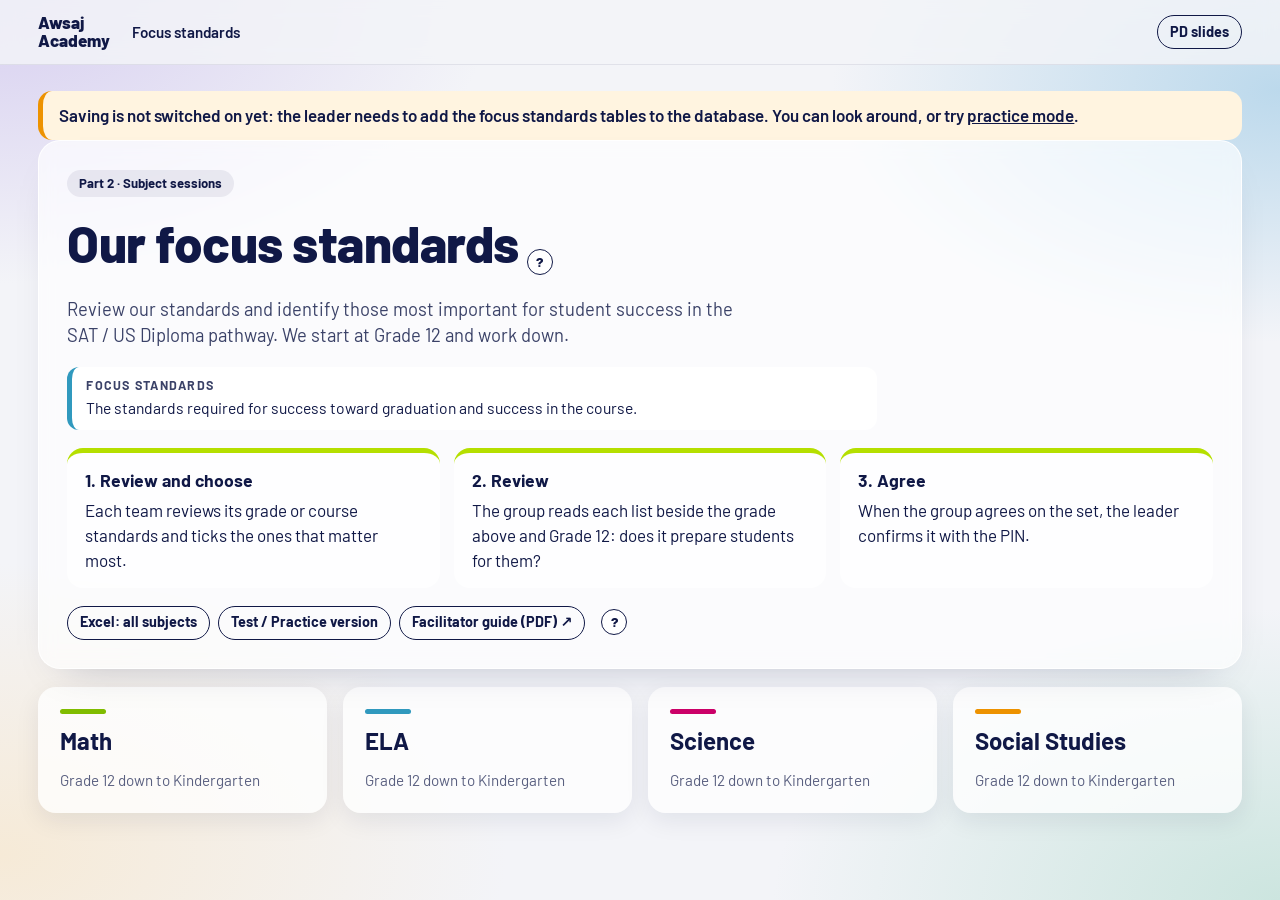
<file: site/priorities-v1.html>
<!doctype html>
<html lang="en">
<head>
<meta charset="utf-8">
<meta name="viewport" content="width=device-width, initial-scale=1">
<title>Part 2: Our focus standards</title>
<link rel="preconnect" href="https://fonts.googleapis.com"><link rel="preconnect" href="https://fonts.gstatic.com" crossorigin>
<link href="https://fonts.googleapis.com/css2?family=Barlow:wght@400;500;600;700;800&display=swap" rel="stylesheet">
<style>
/* Part 2 of the PD (Tim, Nov 2026): each grade or course chooses its focus standards, the ones we want taught in depth for
   the SAT / US Diploma pathway, from Grade 12 down. ("Focus standards", not "priority standards": the school already has
   Priority (6-12) and Power (K-5) standards.) Same look as the PD slides: four-colour wash, navy type, glass panels, lime.
   No automatic link lines between grades (Tim: do not force connections); the group decides in discussion. */
:root {
  --navy: #101846; --navy-2: #3B4268; --muted: #5A6080; --line: #D5DAE3; --cta: #B5DF00; --cta-2: #A6CF00;
  --lime: #80BC00; --blue: #3099BE; --magenta: #CB0068; --amber: #ED9200;
  --deep: #78BE21; --intro: #0092BC; --not: #D00070;
  --glass: rgba(255,255,255,.66); --glass-b: rgba(255,255,255,.9);
  --font: "Barlow", system-ui, -apple-system, "Segoe UI", sans-serif;
}
* { box-sizing: border-box; } [hidden] { display: none !important; }
html { scroll-behavior: smooth; }
body { margin: 0; font-family: var(--font); color: var(--navy); font-size: 17px; line-height: 1.45; min-height: 100vh;
  background: radial-gradient(55% 45% at 0% 0%, #D7CFF0 0%, transparent 70%), radial-gradient(50% 40% at 100% 10%, #BCD9EC 0%, transparent 70%), radial-gradient(55% 45% at 100% 100%, #CCE5DF 0%, transparent 72%), radial-gradient(55% 45% at 0% 95%, #F6EAD7 0%, transparent 72%), #F3F4F8; background-attachment: fixed; }
h1, h2, h3 { margin: 0; line-height: 1.08; letter-spacing: -.01em; font-weight: 800; text-wrap: balance; }
h1 { font-size: clamp(2rem, 4vw, 3.2rem); } h2 { font-size: clamp(1.4rem, 2.4vw, 1.9rem); } h3 { font-size: 1.12rem; font-weight: 700; }
p { margin: 0; } a { color: var(--navy); } button, input, select, textarea { font: inherit; color: inherit; }
:focus-visible { outline: 3px solid var(--navy); outline-offset: 2px; border-radius: 6px; }
.wrap { max-width: 1320px; margin: 0 auto; padding: 0 clamp(16px, 3vw, 40px); }
body.wide .wrap { max-width: 1800px; }   /* Tim, Nov 2026: the choose and review pages use more of the screen */
header.top { position: sticky; top: 0; z-index: 20; background: rgba(243,244,248,.82); backdrop-filter: blur(10px); border-bottom: 1px solid rgba(16,24,70,.08); }
header.top .wrap { display: flex; align-items: center; gap: 14px; min-height: 64px; flex-wrap: wrap; }
.brand { font-weight: 800; text-decoration: none; line-height: 1.05; }
.crumbs { display: flex; gap: 6px; align-items: center; flex-wrap: wrap; font-weight: 600; font-size: .95rem; }
.crumbs a { text-decoration: none; padding: 6px 8px; border-radius: 8px; } .crumbs a:hover { background: rgba(16,24,70,.06); } .crumbs span { color: var(--muted); }
.who { margin-left: auto; display: flex; gap: 8px; align-items: center; font-size: .9rem; flex-wrap: wrap; }
.pill { display: inline-flex; align-items: center; gap: 6px; padding: 4px 12px; border-radius: 999px; font-weight: 700; font-size: .82rem; background: rgba(16,24,70,.07); white-space: nowrap; }
.pill.team { background: var(--navy); color: #fff; } .pill.practice { background: var(--amber); color: #fff; }
.st-draft { background: rgba(16,24,70,.07); } .st-ready { background: #DCEBF5; color: #0d4f6b; } .st-approved { background: var(--cta); color: var(--navy); }
.btn { border: 1.5px solid var(--navy); background: transparent; border-radius: 999px; padding: 9px 18px; font-weight: 700; cursor: pointer; text-decoration: none; display: inline-flex; align-items: center; gap: 8px; min-height: 42px; }
.btn:hover { background: rgba(16,24,70,.06); } .btn.cta { background: var(--cta); border-color: var(--cta); } .btn.cta:hover { background: var(--cta-2); }
.btn.small { min-height: 34px; padding: 5px 12px; font-size: .9rem; } .btn[disabled] { opacity: .45; cursor: default; }
.row-acts { display: flex; gap: 8px; flex-wrap: wrap; align-items: center; }
.panel { background: var(--glass); backdrop-filter: blur(8px) saturate(1.2); border: 1px solid var(--glass-b); border-radius: 22px; padding: clamp(16px, 2.4vw, 28px); box-shadow: 0 18px 40px -28px rgba(16,24,70,.35); }
main { padding: 26px 0 80px; } .stack > * + * { margin-top: 18px; }
.lead { font-size: 1.15rem; color: var(--navy-2); max-width: 70ch; }
.notice { padding: 12px 16px; border-radius: 14px; background: #FFF4E0; border-left: 5px solid var(--amber); font-weight: 600; }
.expect { padding: 10px 14px; border-radius: 12px; background: rgba(255,255,255,.85); border-left: 5px solid var(--blue); max-width: 90ch; font-size: .98rem; }
.expect b { display: block; font-size: .78rem; letter-spacing: .1em; text-transform: uppercase; color: var(--navy-2); margin-bottom: 2px; }
.qbtn { width: 26px; height: 26px; border-radius: 50%; border: 1.5px solid var(--navy); background: #fff; font-weight: 800; cursor: pointer; font-size: .85rem; line-height: 1; vertical-align: 3px; margin-left: 8px; }
.qwrap { position: relative; display: inline-block; vertical-align: middle; }
.helpbox { position: absolute; left: 0; top: calc(100% + 8px); z-index: 40; width: min(380px, 86vw); padding: 12px 16px; border-radius: 12px; background: #fff; border-left: 4px solid var(--cta); box-shadow: 0 18px 40px -12px rgba(16,24,70,.4); font-size: .95rem; font-weight: 400; letter-spacing: 0; line-height: 1.45; text-transform: none; text-align: left; color: var(--navy); white-space: normal; }
.helpbox.rt { left: auto; right: 0; }
/* home */
.subjects { display: grid; grid-template-columns: repeat(4, 1fr); gap: 16px; }
.subj { display: grid; gap: 10px; padding: 22px; border-radius: 18px; background: rgba(255,255,255,.78); text-decoration: none; box-shadow: 0 8px 24px rgba(16,24,70,.08); }
.subj .rule { width: 46px; height: 5px; border-radius: 4px; background: var(--c); } .subj b { font-size: 1.5rem; } .subj span { color: var(--muted); font-size: .95rem; }
.steps3 { display: grid; grid-template-columns: repeat(3, 1fr); gap: 14px; }
.steps3 > div { background: rgba(255,255,255,.7); border-radius: 16px; padding: 16px 18px; border-top: 5px solid var(--cta); }
.steps3 b { display: block; font-size: 1.1rem; margin-bottom: 4px; }
/* subject: grade ladder */
.ladderlist { display: grid; gap: 8px; }
.lrow { display: grid; grid-template-columns: 210px 1fr auto; gap: 14px; align-items: center; padding: 12px 16px; border-radius: 14px; background: rgba(255,255,255,.75); border-left: 6px solid var(--bc, var(--line)); }
.lrow .g { font-weight: 800; font-size: 1.1rem; } .lrow .g small { display: block; font-weight: 600; color: var(--muted); font-size: .85rem; }
.lrow .meta { display: flex; gap: 8px; flex-wrap: wrap; align-items: center; color: var(--navy-2); }
.lrow .acts { display: flex; gap: 8px; flex-wrap: wrap; justify-content: flex-end; }
.profilecard { border-left: 6px solid var(--cta); }
/* choose */
.choose { display: grid; grid-template-columns: minmax(0, 1.35fr) minmax(320px, 1fr); gap: 20px; align-items: start; }
.tools { display: flex; gap: 10px; flex-wrap: wrap; align-items: center; margin: 12px 0; }
.tools input[type=search] { flex: 1 1 240px; padding: 10px 14px; border-radius: 999px; border: 1.5px solid var(--line); background: #fff; }
.tools select, .cpick select { padding: 9px 12px; border-radius: 999px; border: 1.5px solid var(--line); background: #fff; }
.chips { display: flex; gap: 6px; flex-wrap: wrap; }
.chip { border: 1.5px solid var(--line); background: #fff; border-radius: 999px; padding: 5px 12px; font-weight: 600; cursor: pointer; font-size: .9rem; }
.chip[aria-pressed="true"] { background: var(--navy); color: #fff; border-color: var(--navy); }
.lib { display: grid; gap: 8px; max-height: 68vh; overflow: auto; padding-right: 4px; }
.strandh { font-weight: 800; font-size: .95rem; margin: 10px 0 2px; color: var(--navy-2); }
.std { display: grid; grid-template-columns: 44px 1fr; gap: 12px; align-items: start; padding: 12px 14px; border-radius: 14px; background: rgba(255,255,255,.82); border: 1.5px solid transparent; }
.std.on { border-color: var(--lime); background: #F4FAE6; }
.tick { width: 40px; height: 40px; border-radius: 12px; border: 2px solid var(--navy); background: #fff; cursor: pointer; font-weight: 800; font-size: 1.2rem; display: grid; place-items: center; }
.std.on .tick { background: var(--lime); border-color: var(--lime); color: #fff; } .tick[disabled] { opacity: .4; cursor: default; }
/* text size in the library (remembered on this laptop): short = two lines with Show all, line = one line per standard, full */
.sbody .shead { display: flex; gap: 8px; align-items: baseline; flex-wrap: wrap; } .sbody .shead .alt { display: inline; }
.more { border: 0; background: none; padding: 0; font-weight: 700; font-size: .82rem; text-decoration: underline; cursor: pointer; color: var(--navy-2); margin-top: 2px; }
.lib[data-d="full"] .more { display: none; }
.lib[data-d="short"] .std:not(.open) .stext, .plist[data-d="short"] .stext, .plist[data-d="line"] .stext { display: -webkit-box; -webkit-line-clamp: 2; -webkit-box-orient: vertical; overflow: hidden; }
.lib[data-d="short"] .std, .lib[data-d="line"] .std { padding: 9px 12px; gap: 10px; grid-template-columns: 34px 1fr; }
.lib[data-d="short"] .tick, .lib[data-d="line"] .tick { width: 34px; height: 34px; font-size: 1rem; border-radius: 10px; }
.lib[data-d="short"] .stext { font-size: .93rem; margin-top: 2px; }
.lib[data-d="line"] { gap: 3px; } .lib[data-d="line"] .std { align-items: center; border-radius: 10px; padding: 5px 10px; } .lib[data-d="line"] .std.open { align-items: start; padding: 10px 12px; }
.lib[data-d="line"] .std:not(.open) .sbody { display: grid; grid-template-columns: 118px minmax(0, 1fr) auto auto; gap: 10px; align-items: center; }
.lib[data-d="line"] .std:not(.open) .alt { display: none; }
.lib[data-d="line"] .std:not(.open) .stext { margin: 0; font-size: .9rem; white-space: nowrap; overflow: hidden; text-overflow: ellipsis; }
.lib[data-d="line"] .std:not(.open) .hints { margin: 0; flex-wrap: nowrap; }
.lib[data-d="line"] .std:not(.open) .h { font-size: 0; width: 14px; height: 14px; padding: 0; } .lib[data-d="line"] .std:not(.open) .h.pr { font-size: .8rem; width: auto; height: auto; background: none; }
.lib[data-d="line"] .std:not(.open) .h.pr .w { display: none; }
.dens { display: flex; gap: 6px; align-items: center; font-weight: 700; font-size: .88rem; margin-top: 8px; }
.code { font-weight: 800; } .alt { font-style: italic; color: var(--muted); font-size: .82rem; display: block; }
.stext { margin-top: 4px; color: var(--navy-2); font-size: .97rem; }
.hints { display: flex; gap: 6px; flex-wrap: wrap; margin-top: 6px; }
.h { font-size: .78rem; font-weight: 700; border-radius: 999px; padding: 2px 9px; background: rgba(16,24,70,.07); }
.h.pr { background: #FFE9C7; color: #8a4f00; }
.h.r2 { background: var(--deep); color: #fff; } .h.r1 { background: var(--intro); color: #fff; } .h.r0 { background: var(--not); color: #fff; }
.picks { position: sticky; top: 84px; }
.count { display: flex; align-items: baseline; gap: 10px; flex-wrap: wrap; margin-top: 10px; } .count b { font-size: 2.2rem; line-height: 1; }
.plist { display: grid; gap: 8px; max-height: 40vh; overflow: auto; margin: 12px 0; }
.pitem { padding: 10px 12px; border-radius: 12px; background: #fff; display: grid; gap: 6px; }
.pitem .row { display: flex; gap: 8px; align-items: baseline; justify-content: space-between; }
.pitem input { width: 100%; border: 1px solid var(--line); border-radius: 8px; padding: 6px 10px; font-size: .9rem; }
.x { border: 0; background: none; cursor: pointer; font-weight: 800; color: var(--magenta); }
.changes { margin-top: 16px; border-top: 1px solid var(--line); padding-top: 12px; }
.changes h3 { font-size: 1rem; }
.chlist { list-style: none; margin: 8px 0 0; padding: 0; display: grid; gap: 4px; max-height: 24vh; overflow: auto; font-size: .9rem; }
.chlist li { display: flex; gap: 8px; align-items: center; justify-content: space-between; padding: 5px 8px; border-radius: 8px; background: rgba(255,255,255,.7); }
.chlist .when { color: var(--muted); font-size: .8rem; white-space: nowrap; }
.undo { border: 1.5px solid var(--navy); background: #fff; border-radius: 999px; padding: 2px 10px; font-weight: 700; cursor: pointer; font-size: .8rem; }
/* review: three columns side by side */
.rcols { display: grid; grid-template-columns: repeat(var(--n, 3), minmax(0, 1fr)); gap: 16px; align-items: start; }
.rcol { display: grid; gap: 10px; align-content: start; }
.rcol.me { border: 2px solid var(--navy); }
.cpick { display: grid; gap: 4px; font-weight: 700; font-size: .85rem; color: var(--navy-2); } .cpick select { font-weight: 800; font-size: 1rem; color: var(--navy); }
.colpick { align-items: end; gap: 14px; } .lsel { display: flex; flex-wrap: wrap; align-items: end; gap: 6px; justify-content: flex-end; } .lsel select { font-weight: 600; font-size: .9rem; } .lsel .qbtn { margin: 0 0 8px; } .lsel .helpbox { flex-basis: 100%; } .rcol h3 { font-size: 1.3rem; } .rcol h3 small { display: block; font-size: .9rem; font-weight: 600; color: var(--muted); }
.cmeta { display: flex; gap: 8px; align-items: center; flex-wrap: wrap; font-size: .9rem; color: var(--navy-2); }
.cnote { font-size: .88rem; color: var(--navy-2); border-left: 4px solid var(--blue); padding: 4px 10px; background: rgba(255,255,255,.7); border-radius: 0 8px 8px 0; }
.rlist { display: grid; gap: 8px; }
.rc { padding: 9px 12px; border-radius: 12px; background: #fff; border: 1.5px solid var(--line); font-size: .9rem; }
.rc .t { color: var(--navy-2); display: -webkit-box; -webkit-line-clamp: 3; -webkit-box-orient: vertical; overflow: hidden; margin-top: 2px; }
.rc .nt { margin-top: 4px; font-style: italic; color: var(--muted); font-size: .85rem; }
.same { display: inline-block; margin-top: 5px; font-size: .76rem; font-weight: 700; border-radius: 999px; padding: 1px 8px; background: #EEF0F6; }
.prof { padding: 12px 14px; border-radius: 14px; background: #fff; border-left: 5px solid var(--cta); font-size: .92rem; display: grid; gap: 6px; }
.prof b { font-size: .8rem; letter-spacing: .08em; text-transform: uppercase; }
.empty { color: var(--muted); font-style: italic; padding-top: 4px; }
.qs { margin: 10px 0 0 20px; display: grid; gap: 6px; }
/* review: view tabs, numbers, tracing, the side panel of flags, the strand grid */
.vtabs { display: grid; grid-template-columns: auto repeat(3, minmax(0, 1fr)); gap: 8px; align-items: stretch; }
.vlab { font-weight: 800; font-size: .85rem; color: var(--navy-2); align-self: center; max-width: 110px; line-height: 1.2; }
.vtab { border: 2px solid var(--line); background: rgba(255,255,255,.8); border-radius: 12px; padding: 6px 12px; text-align: left; cursor: pointer; display: grid; gap: 2px; }
.vtab b { font-size: .95rem; } .vtab span { font-size: .78rem; color: var(--muted); line-height: 1.3; }
.vtab[aria-pressed="true"] { border-color: var(--navy); background: var(--navy); color: #fff; } .vtab[aria-pressed="true"] span { color: #DDE1EE; }
.revtools { display: flex; gap: 18px; flex-wrap: wrap; align-items: center; }
.legend { font-size: .88rem; color: var(--navy-2); display: flex; gap: 6px 16px; flex-wrap: wrap; align-items: center; }
.legend > span { display: inline-flex; gap: 6px; align-items: center; }
.sumline { font-weight: 700; } .sumbar { height: 8px; border-radius: 6px; background: rgba(16,24,70,.1); overflow: hidden; max-width: 420px; margin-top: 6px; } .sumbar i { display: block; height: 100%; background: var(--navy-2); }
.revgrid { display: grid; grid-template-columns: minmax(0, 1fr) 330px; gap: 16px; align-items: start; }
.side { position: sticky; top: 84px; max-height: calc(100vh - 100px); overflow: auto; display: grid; gap: 10px; align-content: start; }
.side h2 { font-size: 1.3rem; }
.sglist { list-style: none; margin: 0; padding: 0; display: grid; gap: 10px; }
.sg { background: #fff; border-radius: 12px; padding: 10px 12px; border-left: 4px solid var(--amber); font-size: .9rem; display: grid; gap: 6px; }
.sg.k-nolink { border-left-color: var(--blue); } .sg.k-strand { border-left-color: var(--navy-2); } .sg.k-prio, .sg.k-new { border-left-color: var(--muted); } .sg.off { opacity: .55; }
.sg .kind { font-size: .72rem; font-weight: 800; letter-spacing: .08em; text-transform: uppercase; color: var(--navy-2); }
.sg ul { margin: 0; padding: 0; list-style: none; display: grid; gap: 4px; } .sg li { display: flex; gap: 8px; align-items: center; flex-wrap: wrap; }
.lnk { border: 0; background: none; padding: 0; font-weight: 800; text-decoration: underline; cursor: pointer; color: var(--navy); text-align: left; }
.src { font-size: .75rem; color: var(--muted); }
.addb { border: 1.5px solid var(--navy); background: var(--cta); border-radius: 999px; padding: 1px 10px; font-weight: 700; font-size: .78rem; cursor: pointer; margin-left: auto; } .addb:hover { background: var(--cta-2); }
.nfu { justify-self: start; border: 0; background: none; padding: 0; font-size: .8rem; text-decoration: underline; color: var(--muted); cursor: pointer; }
.nb { --gc: var(--navy); display: inline-grid; place-items: center; min-width: 24px; height: 24px; padding: 0 6px; border-radius: 999px; background: var(--gc); color: #fff; font-weight: 800; font-size: .8rem; border: 2px solid var(--gc); flex: none; }
.nb.sug { background: #fff; color: var(--gc); border-style: dashed; } .nb.sm { min-width: 19px; height: 19px; font-size: .68rem; padding: 0 4px; border-width: 1.5px; }
.legend .nb + .nb { margin-left: -2px; } .cchips { display: flex; flex-wrap: wrap; gap: 2px; }
.rch { display: flex; justify-content: space-between; gap: 8px; align-items: start; }
.rc { cursor: pointer; transition: opacity .2s; } .rc .more { margin-top: 4px; font-size: .78rem; display: block; }
.rc.sel { border-color: var(--navy); box-shadow: 0 0 0 2px var(--navy); } .rc.lit { border-color: var(--amber); box-shadow: 0 0 0 2px var(--amber); background: #FFF8EC; }
#revbox.tracing .rc:not(.sel):not(.lit) { opacity: .3; }
.rc .why { display: block; font-size: .8rem; font-weight: 700; color: #8a4f00; margin-top: 4px; } .rc .why:empty { display: none; }
.nls { display: flex; gap: 6px; flex-wrap: wrap; margin-top: 4px; } .nl.alone, .h.alone { background: #EDE7F6; color: #4527A0; } .nl { font-size: .72rem; font-weight: 700; border-radius: 999px; padding: 1px 8px; background: #EEF0F6; color: var(--navy-2); }
.rc.cp { flex: 0 1 236px; font-size: .8rem; padding: 7px 10px; border-width: 2px; } .rc.cp .t { -webkit-line-clamp: 2; } .rc.cp .alt { display: none; } .rc.cp .code { font-size: .86rem; }
.rc.cp .more { display: inline; margin: 0; font-size: .72rem; } .rc.cp .nb { min-width: 20px; height: 20px; font-size: .72rem; } .rc.dim { border-style: dashed; }
.dashbox { display: inline-block; width: 22px; height: 14px; border: 2px dashed var(--line); border-radius: 4px; background: #fff; }
.flagstrip h2 { font-size: 1.2rem; } .flagstrip .sglist { margin-top: 12px; grid-template-columns: repeat(auto-fill, minmax(280px, 1fr)); }
.prow.me { background: rgba(181,223,0,.16); border-radius: 12px; padding-left: 10px; padding-right: 10px; }
.prow .lab a { text-decoration: none; } .prow .lab a:hover { text-decoration: underline; }
.sgwrap { overflow-x: auto; }
.sgrid { width: 100%; min-width: 760px; border-collapse: separate; border-spacing: 4px; table-layout: fixed; font-size: .82rem; }
.sgrid th { font-size: .8rem; text-align: center; color: var(--navy-2); padding: 4px 2px; vertical-align: bottom; } .sgrid th small { display: block; font-weight: 600; color: var(--muted); font-size: .68rem; }
.sgrid th.st { text-align: left; width: 160px; } .sgrid th.me { background: rgba(181,223,0,.3); border-radius: 8px; }
.sgrid .sth { font-weight: 700; font-size: .82rem; text-align: left; vertical-align: middle; color: var(--navy); line-height: 1.2; }
.sgrid td { padding: 0; vertical-align: top; } .sgrid td.na, .hatch { background: repeating-linear-gradient(45deg, rgba(16,24,70,.07) 0 5px, transparent 5px 10px); border-radius: 8px; }
.hatch { display: inline-block; width: 22px; height: 12px; }
.cellb { width: 100%; min-height: 54px; border: 1.5px solid var(--line); background: #fff; border-radius: 8px; padding: 5px; cursor: pointer; display: grid; gap: 3px; text-align: left; font-size: .76rem; align-content: start; }
td.me .cellb { border-color: var(--navy); } td.gap .cellb { border: 2px dashed var(--amber); background: #FFF8EC; } td.sel .cellb { box-shadow: 0 0 0 3px var(--navy); }
.cbar { display: flex; height: 7px; border-radius: 4px; background: rgba(16,24,70,.1); overflow: hidden; } .cbar i { display: block; height: 100%; } .cbar.demo { width: 60px; }
.cbar .r2 { background: var(--deep); } .cbar .r1 { background: var(--intro); } .cbar .r0 { background: var(--not); } .cbar .rn { background: #9AA0B8; }
.cn b { font-size: .98rem; } .gapl { font-weight: 800; color: #8a4f00; font-size: .72rem; } .nlc { font-size: .72rem; font-weight: 700; color: var(--navy-2); }
.celldet { margin-top: 14px; background: #fff; border-radius: 14px; padding: 12px 14px; } .celldet h3 { font-size: 1.05rem; }
.clist { list-style: none; margin: 8px 0 0; padding: 0; display: grid; gap: 8px; } .clist .t1 { color: var(--navy-2); font-size: .88rem; }
.vl { display: grid; gap: 2px; font-size: .82rem; color: var(--navy-2); margin-top: 3px; } .vl .warn { color: #8a4f00; font-weight: 700; }
@media (max-width: 1100px) { .revgrid { grid-template-columns: 1fr; } .side { position: static; max-height: none; } .vtabs { grid-template-columns: 1fr; } .vlab { max-width: none; } }
/* progression: every grade as a row of cards (no lines) */
.prow { display: grid; grid-template-columns: 160px 1fr; gap: 14px; align-items: start; padding: 12px 0; border-top: 1px solid var(--line); }
.prow:first-child { border-top: 0; } .prow .lab { font-weight: 800; } .prow .lab small { display: block; font-weight: 600; color: var(--muted); font-size: .82rem; }
.cards { display: flex; flex-wrap: wrap; gap: 8px; }
.pc { padding: 7px 11px; border-radius: 12px; background: #fff; border: 2px solid var(--line); font-size: .86rem; max-width: 260px; }
.pc b { display: block; font-size: .9rem; } .pc.dim { border-style: dashed; } .pc .t { color: var(--navy-2); display: -webkit-box; -webkit-line-clamp: 2; -webkit-box-orient: vertical; overflow: hidden; }
textarea { width: 100%; min-height: 120px; border: 1.5px solid var(--line); border-radius: 12px; padding: 10px 12px; background: #fff; resize: vertical; }
.pform { display: grid; gap: 14px; } .pform label b { display: block; margin-bottom: 4px; } .saved { color: var(--muted); font-size: .88rem; }
/* documents to print: the paper list for one grade and the subject list */
.doc { background: #fff; border-radius: 18px; padding: clamp(16px, 3vw, 36px); box-shadow: 0 18px 40px -28px rgba(16,24,70,.35); }
.doc h1 { font-size: 2rem; } .doc h2 { font-size: 1.35rem; margin-top: 22px; padding-top: 12px; border-top: 2px solid var(--navy); }
.doc .sub { color: var(--navy-2); margin-top: 6px; }
.doc table { width: 100%; border-collapse: collapse; margin-top: 12px; font-size: .9rem; }
.doc th { text-align: left; background: var(--navy); color: #fff; padding: 6px 8px; font-size: .8rem; }
.doc td { border-bottom: 1px solid #C9CEDB; padding: 7px 8px; vertical-align: top; }
.doc .box { width: 18px; height: 18px; border: 2px solid var(--navy); border-radius: 3px; display: inline-block; }
.doc .noteline { border-bottom: 1px solid #9AA0B8; height: 22px; margin-top: 6px; }
.doc .fill { display: flex; gap: 24px; margin-top: 12px; } .doc .fill span { flex: 1; border-bottom: 1px solid #9AA0B8; padding-bottom: 2px; color: var(--muted); font-size: .85rem; }
.doc .pnote { font-style: italic; color: var(--muted); }
/* on-screen display: one grade at a time, large */
.show { min-height: calc(100vh - 140px); display: grid; grid-template-rows: auto 1fr auto; gap: 18px; }
.show h1 { font-size: clamp(2.2rem, 4.4vw, 4rem); } .show .sub { font-size: 1.3rem; color: var(--navy-2); margin-top: 6px; }
.showlist { display: grid; grid-template-columns: repeat(auto-fill, minmax(340px, 1fr)); gap: 14px; align-content: start; }
.showlist div { background: rgba(255,255,255,.88); border-radius: 16px; padding: 14px 18px; font-size: 1.12rem; border-left: 6px solid var(--lime); }
.showlist b { display: block; font-size: 1.2rem; }
body.fs header.top { display: none; } body.fs main { padding-top: 16px; }
dialog { border: 0; border-radius: 18px; padding: 22px; max-width: 440px; box-shadow: 0 30px 60px rgba(16,24,70,.3); } dialog::backdrop { background: rgba(16,24,70,.35); }
#lineDlg { max-width: 980px; width: calc(100% - 32px); max-height: 90vh; } .lusum { font-weight: 700; margin-top: 6px; }
.lurows { display: grid; gap: 6px; margin-top: 12px; } .lurow { display: grid; grid-template-columns: 150px 1fr; gap: 12px; padding: 8px 10px; border-radius: 12px; background: #F6F7FA; }
.lurow.self { background: #EEF6D8; } .lurow.isgap { background: #FFF8EC; border: 2px dashed var(--amber); } .lug { font-weight: 800; display: grid; align-content: start; gap: 4px; } .lug small { display: block; font-weight: 600; color: var(--muted); font-size: .8rem; }
.lucs { display: flex; flex-wrap: wrap; gap: 8px; align-items: flex-start; } .lucard { display: flex; gap: 8px; align-items: flex-start; background: #fff; border: 1.5px solid var(--line); border-radius: 10px; padding: 7px 10px; flex: 1 1 260px; max-width: 420px; font-size: .88rem; }
.lucard.me { border: 2px solid var(--navy); } .lucard.gapc { border-style: dashed; } .lucard .h { font-size: .7rem; } .lut { margin-top: 2px; color: var(--navy-2); display: -webkit-box; -webkit-line-clamp: 3; -webkit-box-orient: vertical; overflow: hidden; }
.lucard .addb { flex: none; white-space: nowrap; align-self: flex-start; }
.lunote { flex-basis: 100%; font-size: .85rem; color: var(--navy-2); } .cardacts { display: flex; gap: 12px; } .more.lu { font-weight: 800; }
.cbox { margin-top: 12px; padding: 10px 12px; border-radius: 12px; background: #F3F4F8; font-size: .9rem; } .cbox ul { margin: 6px 0 0 18px; padding: 0; display: grid; gap: 3px; }
#stdDlg { max-width: 640px; width: calc(100% - 32px); } #stdDlg .sdtext { font-size: 1.08rem; margin: 12px 0; line-height: 1.5; } #stdDlg .strandl { color: var(--muted); font-weight: 700; font-size: .85rem; }
.stext[data-more], .rc[data-std], .pc[data-std] { cursor: pointer; }
dialog input { width: 100%; padding: 10px 12px; border: 1.5px solid var(--line); border-radius: 10px; margin: 10px 0; }
#toast { position: fixed; left: 50%; bottom: 22px; transform: translateX(-50%); background: var(--navy); color: #fff; padding: 10px 18px; border-radius: 999px; font-weight: 600; z-index: 50; }
@media (max-width: 1000px) { .rcols { grid-template-columns: 1fr; } }
@media (max-width: 900px) { .subjects, .steps3 { grid-template-columns: 1fr 1fr; } .choose { grid-template-columns: 1fr; } .picks { position: static; } .lrow, .prow { grid-template-columns: 1fr; } }
@media (max-width: 560px) { .subjects, .steps3 { grid-template-columns: 1fr; } }
@media (prefers-reduced-motion: reduce) { html { scroll-behavior: auto; } }
@page { size: A4 portrait; margin: 14mm; }
@media print {
  header.top, .tools, .acts, .row-acts, .tick, .qbtn, .helpbox, .btn, .undo, .noprint { display: none !important; }
  body { background: #fff; font-size: 11pt; } main { padding: 0; } .wrap { max-width: none; padding: 0; }
  .panel, .doc { box-shadow: none; border: 0; padding: 0; backdrop-filter: none; background: #fff; }
  .lib, .plist, .chlist { max-height: none; overflow: visible; }
  .doc th { -webkit-print-color-adjust: exact; print-color-adjust: exact; } .doc tr { break-inside: avoid; } .doc h2 { break-after: avoid; }
}
</style>
</head>
<body>
<header class="top"><div class="wrap"><a class="brand" href="./">Awsaj<br>Academy</a><nav class="crumbs" id="crumbs" aria-label="Where you are"></nav><div class="who" id="who"></div></div></header>
<main><div class="wrap" id="app" aria-live="polite"><p class="lead">Loading the standards…</p></div></main>
<dialog id="pinDlg"><form method="dialog"><h3 id="pinTitle">Agreed as a group</h3><p id="pinText" style="margin-top:8px"></p><input id="pinIn" type="password" autocomplete="off" inputmode="numeric" aria-label="Leader PIN"><div style="display:flex;gap:8px;justify-content:flex-end"><button class="btn" value="cancel">Cancel</button><button class="btn cta" value="ok" id="pinOk">Agreed</button></div></form></dialog>
<dialog id="stdDlg" aria-labelledby="sdCode"><div id="sdBody"></div></dialog>
<dialog id="lineDlg" aria-labelledby="luTitle"><div id="luBody"></div></dialog>
<div id="toast" hidden role="status"></div>
<script src="config.js"></script>
<script>
"use strict";
/* ================= settings ================= */
const CFG = window.VA_CONFIG, H = { apikey: CFG.supabaseKey, Authorization: "Bearer " + CFG.supabaseKey };
const SUBJ = [["Math", "math", "var(--lime)"], ["ELA", "ela", "var(--blue)"], ["Science", "science", "var(--magenta)"], ["Social Studies", "social_studies", "var(--amber)"]];
const GRADES = ["12", "11", "10", "9", "8", "7", "6", "5", "4", "3", "2", "1", "K"];   // from the end of the road down
const K5 = ["K", "1", "2", "3", "4", "5"];
const COURSE = { Math: { 9: "Algebra 1", 10: "Geometry", 11: "Algebra 2", 12: "Pre-Calculus" }, ELA: { 9: "English 9", 10: "English 10", 11: "English 11", 12: "English 12" },
  Science: { 9: "Earth Environmental Science", 10: "Physics", 11: "Biology", 12: "Chemistry" }, "Social Studies": { 9: "Geography", 10: "World History 10", 11: "Economics", 12: "World History 12" } };
const RATING = { 2: ["r2", "Rated: in depth"], 1: ["r1", "Rated: introduced"], 0: ["r0", "Rated: not taught"] };
const RWORD = { 2: "Taught in depth", 1: "Introduced", 0: "Not taught" };
const STATUS = { draft: "Draft", ready: "Ready for the group", approved: "Agreed by the group" };
/* What to expect for each grade or course (Tim: set the right expectations, do not force connections). Counts are from the
   site's standards data (Nov 2026). */
function expectNote(s, g) {
  const c = COURSE[s] && COURSE[s][g];
  if (s === "Math") return ({
    12: "Pre-Calculus draws on many high school strands. It is the end of the road, so choose with the learner profile in mind.",
    11: "Algebra 2 shares 18 standards with Pre-Calculus. Choosing a shared standard in both courses is fine when both take it further.",
    10: "Geometry starts new strands (congruence, circles, measurement), so it shares almost nothing with Algebra 2. Few links to the course above are expected.",
    9: "Algebra 1 leads into Algebra 2 more than into Geometry, the course above it. Look two courses up as well as one.",
    8: "Grade 8 is the last grade before the high school courses. Its standards rarely match a course standard one to one."
  })[g] || "Each grade has its own standards. The same strands run through the grades, but a standard may have no partner in the grade above. That is fine.";
  if (s === "ELA") return ({
    12: "Grades 11 and 12 share the same 47 standards (the 11-12 band). Grade 12 chooses first.",
    11: "Grades 11 and 12 share the same 47 standards. Grade 11 may choose the same ones as Grade 12, or different ones to share the work.",
    10: "Grades 9 and 10 share the same 43 standards (the 9-10 band). Grade 10 chooses first.",
    9: "Grades 9 and 10 share the same 43 standards. Grade 9 may choose the same ones as Grade 10, or different ones to share the work.",
    5: "Reading Foundational Skills end in Grade 5, so they have no partner in Grade 6."
  })[g] || "Each grade has its own version of the same anchor standards (for example R.6.1 and R.7.1), so many standards have a match in the grade above, but not all.";
  if (s === "Science") {
    if (c) return `High school Science is organised by course, not as a grade-to-grade ladder. ${c} has its own discipline, so few standards link to the course above. Only the four engineering design standards are in every course.`;
    if (g === "8") return "Grade 8 leads into four separate high school courses, so few of its standards link to the Grade 9 course.";
    if (g === "6" || g === "7") return "Middle school uses the NGSS 6-8 standards, spread across Grades 6 to 8. A few are placed in two grades.";
    if (g === "5") return "Grade 6 uses a different set (NGSS) from K-5 (AERO), so the codes will not match. Compare the ideas, not the codes.";
    return "K-5 uses AERO Science: a few standards per grade across four strands. Many topics do not continue straight into the next grade.";
  }
  if (c) return g === "12" ? "World History 12 is the end of the road. Its standards cover history, political science, the behavioural sciences and inquiry."
    : `${c} has its own discipline, plus the 10 Inquiry Practices standards that every high school course shares. Few links to the course above are expected.`;
  if (g === "8") return "Grades 6, 7 and 8 share the same 64 Wisconsin standards (a 6-8 band). Grade 8 chooses first; the high school courses above are organised by discipline.";
  if (g === "6" || g === "7") return "Grades 6, 7 and 8 share the same 64 Wisconsin standards (a 6-8 band). Grades may choose the same standards or share them out.";
  if (g === "5") return "Grade 6 uses a different set (Wisconsin) from K-5 (AERO), so the codes will not match. Compare the ideas, not the codes.";
  return "K-5 uses AERO Social Studies: 10 to 20 standards per grade across the same AERO strands.";
}
const HELP = {
  home: "Each grade or course chooses its focus standards: the standards we want every class to teach in depth for students on the SAT / US Diploma pathway. Focus standards are the standards required for success toward graduation and success in the course. The school's own Priority (6-12) and Power (K-5) standards are marked with a star to help the review. We start at Grade 12 and work down, so each grade can check it prepares students for the grade above.",
  ladder: "Every grade or course for this subject, from Grade 12 down. Anyone can open any grade at any time and change its list. Draft: still choosing. Ready for the group: the team has finished and the list waits for the group review. Agreed by the group: the group has talked it through and the leader has confirmed it with the PIN; it is then locked.",
  exports: "Print our focus standards: a printable list of every grade, Grade 12 down, with notes and the learner profile. Show on screen: one grade at a time in large type, for a projector. Excel: every chosen standard, the status of every list and the learner profile, in one file.",
  library: "All the grade-level standards this grade or course rated in Part 1 (Essential Elements are not included). Tick a standard to add it to your focus standards. Text: Short shows two lines of each standard, One line fits many standards on the screen, Full shows every word; this laptop remembers your choice. Show all, or a click on the words, opens the whole standard in a popup with Add or Remove. Stands alone: no standard in any other grade connects to it (Math and ELA, or any subject with suggested links on). Hints: the Part 1 rating (in One line, a coloured dot: green in depth, blue introduced, pink not taught), and a star when the school already names it a Priority (6-12) or Power (K-5) standard.",
  picks: "The standards this grade or course wants taught in depth. Anyone can add or remove a standard; the list is shared and saves as you go. Add a short note on why a standard is essential if it helps the review. When you have finished, mark the list ready for the group. Print this list gives a paper copy of every standard with tick boxes, for teams that start on paper.",
  changes: "The latest changes to this list, newest first, from every laptop. Undo puts back a standard someone added or removed by mistake. Anyone can undo, and every change and undo is kept in the history.",
  review: "One review page with three ways to view the lists. Side by side: Grade 12 with the learner profile, the grade above and the grade being reviewed (outlined); change any column with the grade boxes. Whole progression: every grade's choices from Grade 12 down, the grade being reviewed highlighted. By strand: how many standards each grade chose in each strand, to spot where a strand stops. The line at the top counts how many of the grade above's standards connect to something chosen here. Each line of connected standards across the grades has its own number and colour, the same in all three views (on the cards, and as small chips in the By strand cells): each standard joins its closest connection in the grade above (a standard the two grades share first, then an official link). Click a standard to light up everything it connects to and read how; Show all opens the whole standard; Stands alone marks a standard that no standard in any other grade connects to; Line up puts the standard and what connects to it in every grade in one place, Grade 12 down, with the gaps (grades that chose nothing on that line, with the standards that would connect and Add buttons). The group decides which connections matter: some standards have no partner, and that is fine.",
  practice: "Opens a practice copy of this page with Math already filled in: 10 to 15 made-up focus standards in every grade, some lists agreed, a learner profile and some history, so you can try choosing, reviewing, agreeing, printing and exporting with full lists. Your practice changes are kept on this laptop only and never touch the real lists. Start the practice again resets it. Facilitator guide (PDF) opens the step-by-step guide for leaders: the process, the views, Line up, agreeing, printing and this practice version.",
  views: "Three ways to look at the same lists. Side by side: Grade 12 with the learner profile, the grade above and this grade, next to each other. Whole progression: every grade's choices, Grade 12 down. By strand: how many standards each grade chose in each strand, to spot where a strand stops. The numbers, the flags and Agreed as a group work the same in every view.",
  sum: "How many of the grade above's chosen standards connect (by an official link or a shared standard) to at least one standard chosen in this grade. A low number is a question for the group, not a target: some courses start new strands.",
  pickers: "Choose which grades to show. Left column: where we are heading (Grade 12 unless you change it). Middle column: the grade above (None hides it). Being reviewed: the grade the group is talking about and agreeing on.",
  links: "Where the numbers and colours come from. Official: in Math, the Coherence Map (Student Achievement Partners), which shows which standard leads to which; in ELA, the same anchor standard one grade apart; in every subject, a shared standard: one that sits in more than one grade's list and is chosen in both (for example high school Math standards placed in two courses, the English 11-12 standards, or Grades 6 to 8 Social Studies). Suggested: links written by AI or matched by wording, marked check. Science and Social Studies only have suggested links, so they show only when you choose Official and suggested. Off hides the numbers, the flags about links and the no link notes. This laptop remembers your choice.",
  side: "Flags the site works out from the lists shown, for the group to talk about. They never mean a standard must be chosen. A foundation: a standard the grade above chose builds on standards here that are not chosen. No link above: standards chosen here that connect to nothing chosen above (fine if they start something new). A strand: the grade above chose from a strand where this grade chose nothing. From Part 1: school priority or power standards not chosen, and chosen standards rated Not taught (new teaching). Click a code to read the standard; Add to Grade X puts a suggested standard straight on the list of the grade being reviewed (not once the list is agreed), and Recent changes on that grade's page can undo it. Not for us sets a flag aside on this laptop only; Show set aside brings it back.",
  strand: "One row per strand, one column per grade (K-12, or one school). Each cell: how many focus standards that grade chose in that strand, of how many it has. The bar shows the chosen ones by their Part 1 rating (green in depth, blue introduced, pink not taught, grey not rated). Hatched: no standards in that strand in that grade. Gap?: none chosen here, though a grade before and a grade after chose some in this strand, however far apart (for example chosen in Grades 6 and 10, none in 7 to 9: all three are marked). In Math the strand names change at Grade 9, so K-8 and 9-12 are compared within themselves; to compare any two grades directly, use Side by side. Arrows (Math and ELA, or with suggested links on): how many chosen here connect to nothing chosen in the grade above or below. Click a cell to list its standards, what each connects to above and below, or that nothing connects.",
  rquestions: "Questions to guide the talk. When the group agrees on this set of standards, the leader presses Agreed as a group and enters the PIN. The list is then locked; the leader can reopen it.",
  profile: "What an Awsaj graduate on the SAT / US Diploma pathway should know and be able to do in this subject. It opens once Grade 12 has chosen its focus standards, and teams can change it as the work goes on.",
  show: "One grade at a time in large type, for a projector. Use the arrow keys, Page Up / Page Down or a clicker to move between grades. Full screen hides everything else; press Escape to leave it.",
  paper: "A paper copy of every standard this grade or course can choose from, with a tick box and a line for notes. Teams that start on paper give the finished copy to the leader, who ticks the same standards on the site.",
  list: "Our focus standards for this subject, Grade 12 down, ready to print: the learner profile, then each grade or course with its status, its standards and the team's notes."
};
const Q = new URLSearchParams(location.search), PRACTICE = Q.get("practice") === "1", TEAM = Q.get("team") || "", TOUR = Q.get("tour") === "1";
const FRAMED = (() => { try { return window.self !== window.top; } catch (e) { return true; } })();
const $ = (s, r = document) => r.querySelector(s), $$ = (s, r = document) => [...r.querySelectorAll(s)];
const esc = (s) => String(s ?? "").replace(/[&<>"]/g, (c) => ({ "&": "&amp;", "<": "&lt;", ">": "&gt;", '"': "&quot;" }[c]));
const gname = (g) => (g === "K" ? "Kindergarten" : "Grade " + g);
const course = (s, g) => (COURSE[s] && COURSE[s][g]) || "";
const glab = (s, g) => (course(s, g) ? `${gname(g)}<small>${esc(course(s, g))}</small>` : gname(g));
const gtext = (s, g) => (course(s, g) ? `${gname(g)} (${course(s, g)})` : gname(g));
const above = (g) => { const i = GRADES.indexOf(g); return i > 0 ? GRADES[i - 1] : null; };
const below = (g) => { const i = GRADES.indexOf(g); return i >= 0 && i < GRADES.length - 1 ? GRADES[i + 1] : null; };
const toast = (m) => { const t = $("#toast"); t.textContent = m; t.hidden = false; clearTimeout(toast.t); toast.t = setTimeout(() => (t.hidden = true), 3200); };

/* ================= data ================= */
const D = { meta: null, idx: {}, det: {}, ratings: new Map(), picks: [], status: [], profile: {}, ev: {}, dbReady: true };
async function getAll(path) { const out = []; for (let from = 0; ; from += 1000) { const r = await fetch(`${CFG.supabaseUrl}/rest/v1/${path}`, { headers: { ...H, "Range-Unit": "items", Range: `${from}-${from + 999}` } }); if (!r.ok) { const e = new Error(await r.text()); e.status = r.status; throw e; } const rows = await r.json(); out.push(...rows); if (rows.length < 1000) return out; } }
async function rpc(fn, body) { const r = await fetch(`${CFG.supabaseUrl}/rest/v1/rpc/${fn}`, { method: "POST", headers: { ...H, "Content-Type": "application/json" }, body: JSON.stringify(body) }); if (!r.ok) { let m = await r.text(); try { m = JSON.parse(m).message || m; } catch (e) { /* text */ } throw new Error(m); } return null; }
async function loadSubject(s) {
  if (D.idx[s]) return; const slug = SUBJ.find((x) => x[0] === s)[1];
  D.idx[s] = await (await fetch(`data/index_${slug}.json`)).json();
  // the index keeps a shortened text; the detail file has the full wording
  D.det[s] = fetch(`data/detail_${slug}.json`).then((r) => r.json()).then((det) => { const full = {}; for (const [k, v] of Object.entries(det)) { const kk = k.split("|").slice(0, 2).join("|"); if (v && v.text && !full[kk]) full[kk] = v.text; }
    D.idx[s].forEach((e) => { const t = full[key(e)]; if (t) e.t = t; }); if (route().s === s && !editingText()) render(true); }).catch(() => {});
}
async function loadPD() {
  if (PRACTICE) { if (!D.seeded && Q.get("sample") === "1") seedSample(); else if (!D.seeded && SAMPLE_FULL) await seedFull("Math"); return; }
  try { const [p, st, pr] = await Promise.all([getAll("pd_picks?select=*"), getAll("pd_status?select=*"), getAll("pd_profile?select=*")]); D.picks = p; D.status = st; D.profile = Object.fromEntries(pr.map((r) => [r.subject, r])); D.dbReady = true; }
  catch (e) { D.dbReady = false; D.picks = []; D.status = []; D.profile = {}; }
}
/* the latest changes to one list (the stress test and setup lines are left out) */
const hiddenTeam = (t) => /^stress test|^setup check$/.test(t || "");
async function loadEvents(s, g) {
  if (PRACTICE || !D.dbReady) { D.ev[s + "|" + g] = D.ev[s + "|" + g] || []; return; }
  try { const rows = await getAll(`pd_events?select=id,kind,subject,grade,framework,code,detail,team,created_at&subject=eq.${encodeURIComponent(s)}&grade=eq.${encodeURIComponent(g)}&team=not.like.stress*&team=neq.setup%20check&order=id.desc&limit=25`);
    D.ev[s + "|" + g] = rows.filter((r) => !hiddenTeam(r.team)).slice(0, 25); } catch (e) { /* the list stays as it was */ }
}
const logLocal = (kind, s, g, f = "", c = "", detail = "") => { const k = s + "|" + g; (D.ev[k] = D.ev[k] || []).unshift({ id: "L" + Date.now() + Math.random(), kind, subject: s, grade: g, framework: f, code: c, detail, team: TEAM, created_at: new Date().toISOString() }); };
/* the guided walk-through (pd-tour.html) opens practice mode with a small made-up example: Grade 12 Math agreed, Grade 11 ready */
function seedSample() {
  D.seeded = true;
  const P = (g, c, note = "") => ({ subject: "Math", grade: g, framework: "WI-CC-MATH", code: c, note, team: "Sample" });
  D.picks = [P("12", "M.A.CED.A.4", "Rearranging formulas is everywhere on the SAT."), P("12", "M.F.IF.A.3"), P("12", "M.F.IF.B.6"), P("12", "M.F.BF.A.1"), P("11", "M.F.BF.A.1"), P("11", "M.F.BF.A.2"), P("11", "M.F.LE.A.2"),
    P("10", "M.G.CO.A.1"), P("10", "M.G.SRT.A.2"), P("10", "M.A.CED.A.1"), P("9", "M.F.IF.A.1"), P("9", "M.F.IF.A.2"), P("9", "M.A.REI.B.3"), P("9", "M.A.SSE.A.1")];
  D.status = [{ subject: "Math", grade: "12", status: "approved" }, { subject: "Math", grade: "11", status: "ready" }];
  D.profile = { Math: { subject: "Math", knowledge: "Linear, quadratic and exponential functions; equations and inequalities; the ideas behind rates of change.", skills: "Model a situation with a function, rearrange formulas, solve multi-step problems without a calculator.", application: "Choose a method, explain the reasoning in words, and check whether an answer makes sense." } };
  const t = (m) => new Date(Date.now() - m * 60000).toISOString(), E = (kind, c, m) => ({ id: "S" + m, kind, subject: "Math", grade: "11", framework: c ? "WI-CC-MATH" : "", code: c, detail: "", team: "Sample", created_at: t(m) });
  D.ev["Math|11"] = [E("ready", "", 2), E("pick", "M.F.LE.A.2", 4), E("unpick", "M.F.IF.A.1", 6), E("pick", "M.F.BF.A.2", 8), E("pick", "M.F.BF.A.1", 9)];
}
/* Test / Practice version (Tim, Nov 2026): ?practice=1&sample=math fills Math in with a made-up example, 10 to 15 standards in
   every grade, chosen the way a team might (rated in depth in Part 1, the school's priority or power standards, and links to
   the grade above), with a mix of statuses, a learner profile, notes and some history. Nothing is saved. */
const SAMPLE_FULL = Q.get("sample") === "math";
const PKEY = "pd_practice_math";
const savePractice = () => { if (SAMPLE_FULL && D.practiceReady) store.set(PKEY, JSON.stringify({ v: 1, picks: D.picks, status: D.status, profile: D.profile, ev: D.ev })); };
async function seedFull(s) {
  D.seeded = true;
  // read the saved practice first: a redraw while the standards load must never overwrite it
  try { const k = JSON.parse(store.get(PKEY) || "null"); if (k && k.v === 1 && Array.isArray(k.picks)) { D.picks = k.picks; D.status = k.status || []; D.profile = k.profile || {}; D.ev = k.ev || {}; D.practiceReady = true; return; } } catch (e) { /* start fresh */ }
  await loadSubject(s); await loadLinks();
  const N = { 12: 12, 11: 13, 10: 10, 9: 14, 8: 12, 7: 11, 6: 13, 5: 15, 4: 12, 3: 14, 2: 11, 1: 12, K: 10 };
  const hash = (x) => { let h = 7; for (const ch of x) h = (h * 31 + ch.charCodeAt(0)) % 9973; return h; };
  const picks = []; let up = [];
  for (const g of GRADES) {
    const lib = library(s, g), n = Math.min(N[g], lib.length);
    const score = (e) => { const k = key(e), lv = D.ratings.get(`${k}|${g}`); let v = lv === 2 ? 3 : lv === 1 ? 1 : 0;
      if ((e.pr || []).includes(g)) v += 2;
      if (up.some((u) => u === k || ((LINKS.m.get(k) || new Map()).get(u) || {}).off)) v += 4;
      return v + hash(k + g) / 10000; };
    const chosen = new Set(lib.slice().sort((a, b) => score(b) - score(a)).slice(0, n).map(key));
    const ks = lib.filter((e) => chosen.has(key(e)));
    ks.forEach((e, i) => picks.push({ subject: s, grade: g, framework: e.f, code: e.c, note: i === 0 ? (g === "12" ? "Essential for the SAT: students meet this in many forms." : g === "K" ? "The foundation for everything that follows." : "") : "", team: "Practice" }));
    up = ks.map(key);
  }
  D.picks = picks;
  const st = { 12: "approved", 11: "approved", 10: "approved", 9: "ready", 8: "ready", 7: "ready" };
  D.status = GRADES.map((g) => ({ subject: s, grade: g, status: st[g] || "draft" }));
  D.profile = { [s]: { subject: s, knowledge: "Linear, quadratic and exponential functions; equations and inequalities; ratios and rates; the ideas behind rates of change and modelling.", skills: "Model a situation with a function, rearrange formulas, solve multi-step problems with and without a calculator, read and use graphs and data.", application: "Choose a method, explain the reasoning in words, check whether an answer makes sense, and work independently on unfamiliar problems." } };
  const t0 = Date.now(), ev = (g, kind, c, m) => ({ id: "P" + g + m, kind, subject: s, grade: g, framework: c ? "WI-CC-MATH" : "", code: c || "", detail: "", team: "Practice", created_at: new Date(t0 - m * 60000).toISOString() });
  GRADES.forEach((g) => { const ps = picks.filter((x) => x.grade === g).slice(0, 4); D.ev[s + "|" + g] = [...(st[g] ? [ev(g, st[g] === "approved" ? "approve" : "ready", "", 1)] : []), ...ps.map((x, i) => ev(g, "pick", x.code, 3 + i * 2))]; });
  D.practiceReady = true;
}

async function boot() {
  D.meta = await fetch("data/meta.json").then((r) => r.json());
  try { const rs = await getAll("ratings?select=framework,code,grade,level"); rs.forEach((r) => D.ratings.set(`${r.framework}|${r.code}|${r.grade}`, r.level)); } catch (e) { /* hints only */ }
  await loadPD(); loadLinks(); render(); addEventListener("hashchange", () => { const k = keepScroll; keepScroll = false; REV.sel = null; ["#lineDlg", "#stdDlg"].forEach((s) => { const d = $(s); if (d && d.open) d.close(); }); render(k); });
  if (!PRACTICE) setInterval(async () => { if (document.hidden || busy) return; const r = route(); await loadPD(); if (r.g && r.v === "choose") await loadEvents(r.s, r.g); if (!editingText()) render(true); }, 20000);
}
const editingText = () => { const a = document.activeElement; return a && /INPUT|TEXTAREA|SELECT/.test(a.tagName); };
let busy = 0, keepScroll = false;
const store = { get: (k) => { try { return localStorage.getItem(k); } catch (e) { return null; } }, set: (k, v) => { try { localStorage.setItem(k, v); } catch (e) { /* this laptop keeps nothing */ } } };
let DENS = ["short", "line", "full"].includes(store.get("pd_text")) ? store.get("pd_text") : "short";

/* the standards a grade or course chooses from: its grade-level standards in the set the school uses (no Essential Elements) */
const mainFW = (s, g) => { const k = K5.includes(g); return s === "Math" ? ["WI-CC-MATH"] : s === "ELA" ? ["WI-CC-ELA"] : s === "Science" ? [k ? "AERO-SCI" : "NGSS"] : [k ? "AERO-SS" : "WI-SS"]; };
const library = (s, g) => (D.idx[s] || []).filter((e) => mainFW(s, g).includes(e.f) && (e.pl || []).includes(g));
const key = (e) => `${e.f}|${e.c}`;
const findStd = (s, k) => (D.idx[s] || []).find((e) => key(e) === k);
const stdOf = (s, p) => findStd(s, `${p.framework}|${p.code}`) || { c: p.code, f: p.framework, t: "", s: "" };
const picksOf = (s, g) => D.picks.filter((p) => p.subject === s && p.grade === g);
const isPicked = (s, g, k) => D.picks.some((p) => p.subject === s && p.grade === g && `${p.framework}|${p.code}` === k);
const statusOf = (s, g) => (D.status.find((x) => x.subject === s && x.grade === g) || {}).status || "draft";
const prMark = (e, g) => ((e.pr || []).includes(g) ? (K5.includes(g) ? "Power" : "Priority") : "");
function ccss(e) { const m = e.f === "WI-CC-MATH" && e.c.match(/^M\.([K0-9]+|N|A|F|G|SP)\.([A-Z]{1,4})\.([A-D])\.(\d+)(?:\.([a-z]))?$/); if (m) { const [, d, dom, clu, n, sub] = m, t = `${clu}.${n}${sub || ""}`; return "CCSS " + (/^[K0-9]+$/.test(d) ? `${d}.${dom}.${t}` : `HS${d === "SP" ? "S" : d}-${dom}.${t}`); }
  if (e.f === "WI-CC-ELA") return e.cw && e.cw.length ? "CCSS " + e.cw.join(" · ") : "New in Wisconsin 2020 (no CCSS code)";
  if (e.wi) return "Wisconsin match: " + e.wi.join(" · ");
  return e.f === "WI-SS" ? "Wisconsin Social Studies" : e.f === "WI-CC-MATH" ? "New in Wisconsin 2021 (no CCSS code)" : e.f.startsWith("AERO") ? "AERO" : e.f; }
const canEdit = () => PRACTICE || D.dbReady;   // Tim: anyone can open any grade and change it (collaborative); only agreeing needs the PIN

/* ================= writes (practice keeps everything on this screen only) ================= */
async function setPick(s, g, e, on, note = "", undoing = false) {
  if (!canEdit()) return; if (statusOf(s, g) === "approved") { toast("The group has agreed this list. Ask the leader to reopen it."); return; }
  const k = key(e), was = isPicked(s, g, k); D.picks = D.picks.filter((p) => !(p.subject === s && p.grade === g && `${p.framework}|${p.code}` === k));
  if (on) D.picks.push({ subject: s, grade: g, framework: e.f, code: e.c, note, team: TEAM });
  if (on !== was || undoing) logLocal(on ? "pick" : "unpick", s, g, e.f, e.c, note);
  render(true); if (PRACTICE) { if (undoing) toast(on ? `${e.c} put back.` : `${e.c} taken off.`); return; }
  busy++; try { await rpc("pd_set_pick", { p_subject: s, p_grade: g, p_framework: e.f, p_code: e.c, p_on: on, p_note: note, p_team: TEAM }); if (undoing) toast(on ? `${e.c} put back.` : `${e.c} taken off.`); }
  catch (err) { toast("Not saved: " + err.message); await loadPD(); }
  finally { busy--; if (on !== was || undoing) { await loadEvents(s, g); render(true); } }
}
async function setStatus(s, g, st) {
  if (PRACTICE) { setLocalStatus(s, g, st); logLocal(st, s, g); return render(true); }
  busy++; try { await rpc("pd_set_status", { p_subject: s, p_grade: g, p_status: st, p_team: TEAM }); setLocalStatus(s, g, st); toast(st === "ready" ? "Marked ready for the group." : "Back to draft."); await loadEvents(s, g); }
  catch (err) { toast("Not saved: " + err.message); } finally { busy--; render(true); }
}
const setLocalStatus = (s, g, st) => { const x = D.status.find((y) => y.subject === s && y.grade === g); if (x) x.status = st; else D.status.push({ subject: s, grade: g, status: st }); };
function agree(s, g, on) {
  if (PRACTICE) { setLocalStatus(s, g, on ? "approved" : "ready"); logLocal(on ? "approve" : "reopen", s, g); toast(on ? "Agreed by the group (practice)." : "Reopened (practice)."); return render(true); }
  const dlg = $("#pinDlg"); $("#pinTitle").textContent = on ? `Agreed as a group: ${gtext(s, g)} ${s}` : `Reopen ${gtext(s, g)} ${s}`;
  $("#pinText").textContent = on ? "When the group agrees on this set of standards, the leader enters the PIN. The list is then locked." : "Enter the leader PIN to reopen this list so it can be changed again.";
  $("#pinOk").textContent = on ? "Agreed" : "Reopen"; $("#pinIn").value = ""; dlg.showModal();
  dlg.onclose = async () => { if (dlg.returnValue !== "ok") return; busy++; try { await rpc("pd_approve", { p_pin: $("#pinIn").value, p_subject: s, p_grade: g, p_on: on }); setLocalStatus(s, g, on ? "approved" : "ready"); toast(on ? "Agreed by the group." : "Reopened."); } catch (err) { toast(/PIN/i.test(err.message) ? "Wrong PIN." : "Not saved: " + err.message); } finally { busy--; render(true); } };
}
async function saveProfile(s) {
  const v = { p_subject: s, p_knowledge: $("#pk").value, p_skills: $("#ps").value, p_application: $("#pa").value, p_team: TEAM };
  D.profile[s] = { subject: s, knowledge: v.p_knowledge, skills: v.p_skills, application: v.p_application };
  if (PRACTICE) { savePractice(); return toast(SAMPLE_FULL ? "Saved in the practice version on this laptop." : "Saved (practice: on this screen only)."); }
  busy++; try { await rpc("pd_set_profile", v); toast("Learner profile saved."); } catch (err) { toast("Not saved: " + err.message); } finally { busy--; }
}

/* ================= Excel (every chosen standard, every list's status, the learner profiles; public data, no PIN) ================= */
const XLSX_SRC = "https://cdnjs.cloudflare.com/ajax/libs/xlsx/0.18.5/xlsx.full.min.js";
const XLSX_SRI = "sha512-r22gChDnGvBylk90+2e/ycr3RVrDi8DIOkIGNhJlKfuyQM4tIRAI062MaV8sfjQKYVGjOBaZBOA87z+IhZE9DA==";
function loadXlsx() {
  if (window.XLSX) return Promise.resolve(window.XLSX);
  return new Promise((ok, bad) => { const el = document.createElement("script"); el.src = XLSX_SRC; el.integrity = XLSX_SRI; el.crossOrigin = "anonymous";
    el.onload = () => (window.XLSX ? ok(window.XLSX) : bad(new Error("the Excel library did not start"))); el.onerror = () => { el.remove(); bad(new Error("the Excel library could not be loaded")); }; document.head.appendChild(el); });
}
async function exportExcel(only) {
  toast("Building the Excel file…");
  try {
    const subs = only ? [only] : SUBJ.map((x) => x[0]); await Promise.all(subs.map(loadSubject)); await Promise.all(subs.map((s) => D.det[s])); if (!PRACTICE) await loadPD();
    const X = await loadXlsx(), wb = X.utils.book_new(), today = new Date().toISOString().slice(0, 10);
    const picks = [], lists = [];
    subs.forEach((s) => GRADES.forEach((g) => { const ps = picksOf(s, g), st = statusOf(s, g);
      lists.push({ Subject: s, Grade: g, Course: course(s, g), Status: STATUS[st], "Standards chosen": ps.length, "Standards to choose from": library(s, g).length });
      ps.forEach((p) => { const e = stdOf(s, p), lv = D.ratings.get(`${p.framework}|${p.code}|${g}`);
        picks.push({ Subject: s, Grade: g, Course: course(s, g), Status: STATUS[st], Set: p.framework, Code: p.code, "Other code": e.f ? ccss(e) : "", Strand: e.s || "", Standard: e.t || "", Note: p.note || "", "Part 1 rating": lv != null ? RWORD[lv] : "Not rated", "School Priority / Power": prMark(e, g) }); }); }));
    const prof = subs.map((s) => { const p = D.profile[s] || {}; return { Subject: s, "Essential knowledge": p.knowledge || "", "Essential skills": p.skills || "", "Application and independence": p.application || "" }; });
    const about = [{ Item: "What this is", Value: "Focus standards chosen in the PD (From Standards to Student Success), Grade 12 down." }, { Item: "Subjects", Value: subs.join(", ") }, { Item: "Exported", Value: today }, { Item: "Source", Value: PRACTICE ? "Practice mode (not saved)" : "Live database" }];
    const add = (rows, name, w) => { const ws = X.utils.json_to_sheet(rows.length ? rows : [{ Note: "Nothing yet." }]); if (w) ws["!cols"] = w.map((x) => ({ wch: x })); X.utils.book_append_sheet(wb, ws, name); };
    add(about, "About", [14, 90]); add(picks, "Focus standards", [14, 6, 24, 20, 12, 16, 24, 30, 80, 40, 16, 12]); add(lists, "Status of each list", [14, 6, 24, 20, 10, 12]); add(prof, "Learner profile", [14, 60, 60, 60]);
    X.writeFile(wb, `Focus_standards_${only ? only.replace(/ /g, "_") : "All_subjects"}_${today}.xlsx`); toast("Excel file downloaded.");
  } catch (err) { toast("Excel not made: " + err.message); }
}

/* ================= views ================= */
const route = () => { const h = new URLSearchParams(location.hash.slice(1)); return { s: h.get("s"), g: h.get("g"), v: h.get("v") || "", a: h.get("a"), b: h.get("b"), m: h.get("m"), band: h.get("band") }; };
const href = (o) => "#" + new URLSearchParams(Object.entries(o).filter(([, v]) => v)).toString();
/* "?" help: a small popup beside the button (Tim: help popups everywhere); a click elsewhere or Escape closes it */
const help = (k) => `<span class="qwrap"><button class="qbtn" type="button" data-help="${k}" aria-expanded="false" aria-label="What is this?">?</button><span class="helpbox" data-helpbox="${k}" role="note" hidden>${esc(HELP[k])}</span></span>`;
const closeHelp = (except) => $$(".helpbox:not([hidden])").forEach((b) => { if (b !== except) { b.hidden = true; const q = b.previousElementSibling; if (q) q.setAttribute("aria-expanded", "false"); } });
const fw = (e) => `<span class="code">${esc(e.c)}</span><span class="alt">${esc(ccss(e))}</span>`;
const expect = (s, g) => `<p class="expect"><b>What to expect</b>${esc(expectNote(s, g))}</p>`;
const gopts = (s, sel) => GRADES.map((g) => `<option value="${g}"${g === sel ? " selected" : ""}>${esc(gtext(s, g))}</option>`).join("");

function header(r) {
  const S = encodeURIComponent(r.s || ""), c = [`<a href="#">Focus standards</a>`]; if (r.s) c.push(`<span>/</span><a href="#s=${S}">${esc(r.s)}</a>`);
  if (r.g && r.v !== "show") c.push(`<span>/</span><a href="#s=${S}&g=${r.g}&v=choose">${gname(r.g)}</a>`);
  const lab = { review: "Review", profile: "Learner profile", paper: "Print this list", list: "Print our focus standards", show: "Show on screen" }[r.v]; if (lab) c.push(`<span>/</span><span>${lab}</span>`);
  $("#crumbs").innerHTML = c.join("");
  $("#who").innerHTML = (PRACTICE ? `<span class="pill practice">${SAMPLE_FULL ? "Practice version: saved on this laptop only" : "Practice: nothing is saved"}</span>` : "") + (TEAM ? `<span class="pill team">Team: ${esc(TEAM)}</span>` : "")
    + (FRAMED && !TOUR ? `<a class="btn small" href="${esc(location.href)}" target="_blank" rel="noopener" title="Open this page in its own tab, for presenting">Open full page ↗</a>` : "") + `<a class="btn small" href="journey.html">PD slides</a>`;
}

async function render(keep) {
  let r = route(); const y = scrollY; if (r.v === "progression") r = { ...r, v: "review", m: "prog", g: r.g || "12" };   // the old progression page is now a review view
  header(r);
  if (r.s) await loadSubject(r.s); if (r.v === "review") await loadLinks(); if (REV.cellS !== r.s) { REV.cell = null; REV.cellS = r.s; }
  if (r.s && r.g && r.v === "choose" && !D.ev[r.s + "|" + r.g]) { D.ev[r.s + "|" + r.g] = []; loadEvents(r.s, r.g).then(() => { if (!editingText()) render(true); }); }
  const app = $("#app");
  const pnote = SAMPLE_FULL ? `<p class="expect" style="margin-bottom:16px"><b>Test / Practice version</b>Math is filled in with a made-up example (10 to 15 standards in every grade, some lists agreed) so you can try everything. Your changes are kept on this laptop only, never in the real lists; agreeing needs no PIN here. The other subjects are empty. <span class="row-acts" style="margin-top:6px"><button class="btn small" type="button" data-practicereset="1">Start the practice again</button><a class="btn small" href="priorities.html">Leave the practice version</a><a class="btn small" href="pdf/facilitator-guide-part2.pdf" target="_blank" rel="noopener">Facilitator guide (PDF) ↗</a></span></p>` : "";
  const note = !PRACTICE && !D.dbReady ? `<p class="notice">Saving is not switched on yet: the leader needs to add the focus standards tables to the database. You can look around, or try <a href="?practice=1${location.hash}">practice mode</a>.</p>` : "";
  const v = !r.s ? homeV() : r.v === "profile" ? profileV(r.s) : r.v === "list" ? listV(r.s) : r.v === "show" ? showV(r.s, r.g)
    : !r.g ? subjectV(r.s) : r.v === "review" ? reviewV(r.s, r.g, r) : r.v === "paper" ? paperV(r.s, r.g) : chooseV(r.s, r.g);
  document.body.classList.toggle("wide", r.v === "review" || r.v === "choose");
  app.innerHTML = pnote + note + v; savePractice(); document.body.classList.toggle("fs", !!document.fullscreenElement);
  if (r.v === "review" && REV.sel) trace(REV.sel);
  if (keep) scrollTo(0, y); else scrollTo(0, 0);
}

function homeV() {
  return `<div class="stack"><div class="panel stack"><p class="pill">Part 2 · Subject sessions</p><h1>Our focus standards${help("home")}</h1><p class="lead">Review our standards and identify those most important for student success in the SAT / US Diploma pathway. We start at Grade 12 and work down.</p>
    <p class="expect"><b>Focus standards</b>The standards required for success toward graduation and success in the course.</p>
    <div class="steps3"><div><b>1. Review and choose</b>Each team reviews its grade or course standards and ticks the ones that matter most.</div><div><b>2. Review</b>The group reads each list beside the grade above and Grade 12: does it prepare students for them?</div><div><b>3. Agree</b>When the group agrees on the set, the leader confirms it with the PIN.</div></div>
    <div class="row-acts"><button class="btn small" type="button" data-excel="">Excel: all subjects</button>${PRACTICE ? "" : `<a class="btn small" href="?practice=1&sample=math#s=Math">Test / Practice version</a><a class="btn small" href="pdf/facilitator-guide-part2.pdf" target="_blank" rel="noopener">Facilitator guide (PDF) ↗</a>${help("practice")}`}</div></div>
    <div class="subjects">${SUBJ.map(([s, , c]) => `<a class="subj" style="--c:${c}" href="#s=${encodeURIComponent(s)}"><span class="rule"></span><b>${s}</b><span>Grade 12 down to Kindergarten</span></a>`).join("")}</div></div>`;
}

function subjectV(s) {
  const S = encodeURIComponent(s), p = D.profile[s] || {}, g12 = picksOf(s, "12").length;
  const rows = GRADES.map((g) => { const n = picksOf(s, g).length, st = statusOf(s, g), lib = library(s, g).length; const bc = ["9", "10", "11", "12"].includes(g) ? "var(--magenta)" : ["6", "7", "8"].includes(g) ? "var(--blue)" : "var(--lime)";
    return `<div class="lrow" style="--bc:${bc}"><div class="g">${glab(s, g)}</div><div class="meta"><span class="pill st-${st}">${STATUS[st]}</span><span>${n} of ${lib} standards chosen</span></div>
      <div class="acts"><a class="btn small cta" href="#s=${S}&g=${g}&v=choose">Choose</a><a class="btn small" href="#s=${S}&g=${g}&v=review">Review</a></div></div>`; }).join("");
  return `<div class="stack"><div class="panel stack"><h1>${esc(s)}: focus standards${help("ladder")}</h1><p class="lead">From Grade 12 down. Any grade can start at any time. Each list is a draft until its team marks it ready; then the group reviews it and agrees it together.</p>
    <div class="row-acts"><a class="btn cta" href="#s=${S}&g=12&v=review&m=prog">Review the whole progression</a><a class="btn" href="#s=${S}&v=list">Print our focus standards</a><a class="btn" href="#s=${S}&v=show&g=12">Show on screen</a><button class="btn" type="button" data-excel="${esc(s)}">Excel</button>${help("exports")}</div></div>
    <div class="panel profilecard stack"><h2>The Awsaj Graduate in ${esc(s)}</h2>${g12 ? `<p>${p.knowledge || p.skills || p.application ? "Our learner profile for the SAT / US Diploma pathway." : "Grade 12 has chosen its standards: the learner profile is open."}</p><a class="btn small" href="#s=${S}&v=profile">Open the learner profile</a>` : `<p class="lead" style="font-size:1rem">Opens once Grade 12 has chosen its focus standards.</p>`}</div>
    <div class="ladderlist">${rows}</div></div>`;
}

/* the latest changes, with Undo on the newest change to each standard while it still holds */
function changesHTML(s, g, ed) {
  const ev = D.ev[s + "|" + g] || [], seen = new Set();
  const when = (t) => { const d = new Date(t); return isNaN(d) ? "" : d.toLocaleString([], { weekday: "short", hour: "2-digit", minute: "2-digit" }); };
  const items = ev.slice(0, 15).map((x) => {
    const k = `${x.framework}|${x.code}`, e = x.code ? findStd(s, k) || { c: x.code, f: x.framework } : null;
    let txt = { pick: "Added", unpick: "Removed", ready: "Marked ready for the group", draft: "Back to draft", approve: "Agreed by the group", reopen: "Reopened", profile: "Learner profile saved" }[x.kind] || x.kind, btn = "";
    if (e) { txt += ` <b>${esc(x.code)}</b>`;
      if (!seen.has(k)) { seen.add(k); const now = isPicked(s, g, k);
        if (ed && ((x.kind === "pick" && now) || (x.kind === "unpick" && !now))) btn = `<button class="undo" type="button" data-undo="${esc(k)}" data-on="${x.kind === "unpick" ? 1 : 0}" data-note="${esc(lastNote(ev, k))}" aria-label="Undo: ${x.kind === "pick" ? "take off" : "put back"} ${esc(x.code)}">Undo</button>`; } }
    return `<li><span>${txt}${x.team && x.team !== "Undo" && !hiddenTeam(x.team) ? ` <span class="when">· ${esc(x.team)}</span>` : ""}</span><span class="row-acts"><span class="when">${when(x.created_at)}</span>${btn}</span></li>`; }).join("");
  return `<div class="changes"><h3>Recent changes${help("changes")}</h3>${items ? `<ul class="chlist">${items}</ul>` : `<p class="empty">No changes yet.</p>`}</div>`;
}
const lastNote = (ev, k) => { const p = ev.find((x) => x.kind === "pick" && `${x.framework}|${x.code}` === k && x.detail); return p ? p.detail : ""; };

function chooseV(s, g) {
  const S = encodeURIComponent(s), lib = library(s, g), picked = picksOf(s, g), st = statusOf(s, g), ed = canEdit() && st !== "approved", up = above(g);
  const f = chooseV.f = chooseV.f && chooseV.f.k === s + g ? chooseV.f : { k: s + g, q: "", strand: "", only: "" }; if (!chooseV.open || chooseV.openK !== s + g) { chooseV.open = new Set(); chooseV.openK = s + g; }
  const strands = [...new Set(lib.map((e) => e.s))];
  const rows = lib.filter((e) => (!f.q || (e.c + " " + e.t).toLowerCase().includes(f.q.toLowerCase())) && (!f.strand || e.s === f.strand) && (f.only !== "pr" || (e.pr || []).includes(g)) && (f.only !== "on" || isPicked(s, g, key(e))));
  let last = ""; const items = rows.map((e) => { const k = key(e), on = isPicked(s, g, k), lv = D.ratings.get(`${e.f}|${e.c}|${g}`), pm = prMark(e, g); const sh = e.s !== last ? `<p class="strandh">${esc(e.s)}</p>` : ""; last = e.s;
    const op = chooseV.open.has(k);
    return `${sh}<div class="std${on ? " on" : ""}${op ? " open" : ""}"><button class="tick" type="button" data-pick="${esc(k)}" aria-pressed="${on}" aria-label="${on ? "Remove" : "Add"} ${esc(e.c)}"${ed ? "" : " disabled"}>${on ? "&#10003;" : "+"}</button><div class="sbody"><span class="shead">${fw(e)}</span><p class="stext" data-more="${esc(k)}">${esc(e.t)}</p><div class="hints">${lv != null ? `<span class="h ${RATING[lv][0]}" title="${RATING[lv][1]}">${RATING[lv][1]}</span>` : ""}${pm ? `<span class="h pr" title="School ${pm.toLowerCase()} standard">&#9733;<span class="w"> School ${pm.toLowerCase()} standard</span></span>` : ""}${standsAlone(s, g, k) ? `<span class="h alone" title="${ALONE}">Stands alone</span>` : ""}</div><button class="more" type="button" data-more="${esc(k)}" aria-haspopup="dialog">Show all</button></div></div>`; }).join("");
  const plist = picked.map((p) => { const e = stdOf(s, p); return `<div class="pitem"><div class="row"><span>${fw(e)}</span>${ed ? `<button class="x" type="button" data-pick="${esc(key(e))}" aria-label="Remove ${esc(e.c)}">Remove</button>` : ""}</div><p class="stext">${esc(e.t)}</p>${ed ? `<input type="text" maxlength="500" placeholder="Why it is essential (optional)" value="${esc(p.note)}" data-note="${esc(key(e))}" aria-label="Note for ${esc(e.c)}">` : p.note ? `<p class="saved">${esc(p.note)}</p>` : ""}</div>`; }).join("");
  return `<div class="stack"><div class="panel stack"><h1>${course(s, g) ? `${gname(g)} · ${esc(course(s, g))}` : gname(g)} ${esc(s)}</h1><p class="lead">Which of these standards must every class teach in depth, so students are ready for ${up ? gtext(s, up) : "graduation on the SAT / US Diploma pathway"}?</p>
    ${expect(s, g)}${st === "approved" ? `<p class="saved">The group has agreed this list, so it is locked. The leader can reopen it.</p>` : ""}</div>
    <div class="choose"><section class="panel" aria-label="Library"><h2>Our standards${help("library")}</h2>
      <div class="tools"><input type="search" id="q" placeholder="Search by code or words" value="${esc(f.q)}" aria-label="Search the standards"><select id="strand" aria-label="Strand"><option value="">All strands</option>${strands.map((x) => `<option${x === f.strand ? " selected" : ""}>${esc(x)}</option>`).join("")}</select></div>
      <div class="chips" role="group" aria-label="Show">${[["", "All"], ["on", "Chosen"], ["pr", `★ School ${K5.includes(g) ? "power" : "priority"} standards`]].map(([k, t]) => `<button class="chip" type="button" data-only="${k}" aria-pressed="${f.only === k}">${t}</button>`).join("")}</div>
      <div class="dens" role="group" aria-label="How much of each standard to show">Text:${[["short", "Short"], ["line", "One line"], ["full", "Full"]].map(([k, t]) => `<button class="chip" type="button" data-dens="${k}" aria-pressed="${DENS === k}">${t}</button>`).join("")}</div>
      <p class="saved" style="margin:10px 0">${rows.length} of ${lib.length} standards shown</p><div class="lib" data-d="${DENS}">${items || `<p class="empty">No standards match.</p>`}</div></section>
    <aside class="panel picks" aria-label="Our focus standards"><h2>Our focus standards${help("picks")}</h2>
      <div class="count"><b>${picked.length}</b><span>chosen</span><span class="pill st-${st}">${STATUS[st]}</span></div>
      <div class="plist" data-d="${DENS}">${plist || `<p class="empty">Tick standards in the library to add them here.</p>`}</div>
      <div class="row-acts">${canEdit() && st === "draft" ? `<button class="btn cta" type="button" data-status="ready"${picked.length ? "" : " disabled"}>Mark ready for the group</button>` : ""}${canEdit() && st === "ready" ? `<button class="btn" type="button" data-status="draft">Back to draft</button>` : ""}<a class="btn" href="#s=${S}&g=${g}&v=review">Review</a><a class="btn" href="#s=${S}&g=${g}&v=paper">Print this list</a></div>
      ${changesHTML(s, g, ed)}</aside></div></div>`;
}

/* ================= review: one page, three views, matching numbers, a side panel of questions =================
   Tim, Nov 2026: Side by side (Grade 12 with the learner profile, the grade above, this grade), Whole progression (Grade 12
   down) and By strand (a grade x strand grid like the coverage map, to see where a strand stops). Matching numbers mark
   standards that connect; a click on a standard lights up what it connects to. Official links only by default: the Math
   Coherence Map and ELA anchor standards, plus the same standard chosen in two grades. Suggested links (AI or matched by
   wording) only when the group turns them on, marked "check". Nothing is forced: every prompt is a question. */
const LINKS = { ready: null, m: new Map() };
function loadLinks() {
  if (!LINKS.ready) LINKS.ready = fetch("data/prereqs.json").then((r) => r.json()).then((pre) => {
    const put = (a, b, v) => { let m = LINKS.m.get(a); if (!m) LINKS.m.set(a, (m = new Map())); const cur = m.get(b); if (!cur || (v.off && !cur.off)) m.set(b, v); };
    for (const [to, list] of Object.entries(pre)) for (const l of list) { const off = l[2] === "cm" || l[2] === "anchor", why = l[3] || "";
      put(to, l[0], { off, src: l[2], why, needs: true }); put(l[0], to, { off, src: l[2], why, needs: false }); }
  }).catch(() => {});
  return LINKS.ready;
}
let LM = ["o", "a", "n"].includes(store.get("pd_links")) ? store.get("pd_links") : "o";
const pk = (p) => `${p.framework}|${p.code}`;
const SRC = { cm: "Coherence Map", anchor: "same anchor standard", anchorp: "suggested, check", ai: "suggested, check" };
/* how standard a connects to standard b: the same standard, an official link, a suggested one (only when turned on), or null */
function linkOf(a, b) {
  if (LM === "n") return null; if (a === b) return { t: "same" };
  const l = LINKS.m.get(a) && LINKS.m.get(a).get(b); if (!l || (!l.off && LM !== "a")) return null;
  return { t: l.off ? "off" : "sug", ...l };
}
const linkWords = (l, og, oc) => l.t === "same" ? `${gname(og)} also chose this standard (the two grades share it)` : `${l.needs ? `Builds on ${gname(og)}'s ${oc}` : `${gname(og)}'s ${oc} builds on this`} (${SRC[l.src] || "link"})`;
/* the "no link above / below" notes only where there is link data: Math and ELA, or any subject with suggested links on */
const tagsOn = (s) => LM !== "n" && (LM === "a" || s === "Math" || s === "ELA");
/* "Stands alone": no standard in any other grade connects to it (official links, or suggested too when shown), and no other
   grade shares it. Only where there is link data to judge by (tagsOn). Tim, Nov 2026: good to note. */
function standsAlone(s, g, k) {
  if (!tagsOn(s) || !LINKS.m.size) return false; const e = findStd(s, k); if (!e) return false;
  if ((e.pl || []).some((x) => x !== g && mainFW(s, x).includes(e.f))) return false;
  const m = LINKS.m.get(k); if (!m) return true;
  for (const [b, l] of m) { if (!l.off && l.src !== "anchorp" && LM !== "a") continue;   /* ELA parts matched to their anchor by wording still sit on a progression */ const eb = findStd(s, b); if (eb && (eb.pl || []).some((x) => x !== g)) return false; }
  return true;
}
const ALONE = "Stands alone: no standard in any other grade connects to it";
/* one standard against the choices of the grade just above and just below */
function vert(s, g, k) {
  const out = {};
  for (const [dir, h] of [["up", above(g)], ["down", below(g)]]) { if (!h) { out[dir] = null; continue; }
    const ps = picksOf(s, h); if (!ps.length) { out[dir] = { h, empty: true, none: true, hits: [] }; continue; }
    const hits = ps.map((q) => ({ q, l: linkOf(k, pk(q)) })).filter((x) => x.l); out[dir] = { h, hits, none: !hits.length }; }
  return out;
}
/* numbers: standards linked across the grades shown share a number (one number per connected group) */
/* Threads (Tim, Nov 2026: the same numbers and colours in all three views): one numbering for the whole subject. Working
   from Grade 12 down, each chosen standard joins its closest connection in the nearest grade above (up to two grades up):
   the same standard first, then an official link, then a suggested one (when shown), the smaller thread on a tie. So a
   number follows one line of connected standards down the grades instead of merging into a few huge groups. */
const GCOL = ["#101846", "#00897B", "#7C4DFF", "#B8860B", "#8D6E63", "#3949AB", "#546E7A", "#8E24AA", "#827717", "#37474F"];
const gcol = (n) => GCOL[(n - 1) % GCOL.length];
function threadModel(s) {
  const byG = {}; GRADES.forEach((g) => { byG[g] = picksOf(s, g).map((p) => ({ g, k: pk(p), id: g + "|" + pk(p) })); });
  const grp = new Map(), size = new Map(), solid = new Set(), rank = (l) => (l.t === "same" ? 0 : l.t === "off" ? 1 : 2); let n = 0;
  for (const g of GRADES) for (const c of byG[g]) {
    let best = null;
    for (let up = above(g), step = 0; up && step < 2 && !best; up = above(up), step++)
      for (const a of byG[up]) { const l = linkOf(c.k, a.k); if (!l) continue;
        if (!best || rank(l) < rank(best.l) || (rank(l) === rank(best.l) && size.get(grp.get(a.id)) < size.get(grp.get(best.a.id)))) best = { a, l }; }
    if (best) { const G = grp.get(best.a.id); grp.set(c.id, G); size.set(G, size.get(G) + 1); if (best.l.t !== "sug") { solid.add(c.id); solid.add(best.a.id); } }
    else { grp.set(c.id, ++n); size.set(n, 1); }
  }
  const num = new Map(), ren = new Map(); let m = 0;
  for (const g of GRADES) for (const c of byG[g]) { const G = grp.get(c.id); if (size.get(G) < 2) continue; if (!ren.has(G)) ren.set(G, ++m); num.set(c.id, ren.get(G)); }
  return { num, solid };
}
const nbadge = (n, solid, small) => `<span class="nb${solid ? "" : " sug"}${small ? " sm" : ""}" style="--gc:${gcol(n)}" title="${solid ? `Thread ${n}: standards with this number connect across the grades` : `Thread ${n}: a suggested link, check it`}">${n}</span>`;
/* the links among the grades shown (for click to trace), and the subject's thread numbers */
function connModel(s, grades) {
  const cards = []; grades.forEach((g) => picksOf(s, g).forEach((p) => cards.push({ g, k: pk(p), id: g + "|" + pk(p) })));
  const edges = new Map(cards.map((c) => [c.id, []]));
  for (let i = 0; i < cards.length; i++) for (let j = i + 1; j < cards.length; j++) { const A = cards[i], B = cards[j]; if (A.g === B.g) continue;
    const l = linkOf(A.k, B.k); if (!l) continue;
    edges.get(A.id).push({ g: B.g, k: B.k, l }); edges.get(B.id).push({ g: A.g, k: A.k, l: linkOf(B.k, A.k) || l }); }
  const T = threadModel(s);
  return { num: T.num, edges, solid: T.solid };
}
const REV = { sel: null, M: null, cell: null, cellS: null, showOff: false };
const dismissedSet = () => { try { return new Set(JSON.parse(store.get("pd_dismiss") || "[]")); } catch (e) { return new Set(); } };
function rcard(s, g, p, M, compact) {
  const k = pk(p), id = g + "|" + k, e = stdOf(s, p), n = M.num.get(id);
  const badge = n ? nbadge(n, M.solid.has(id)) : "";
  let tags = ""; if (standsAlone(s, g, k)) tags = `<span class="nl alone" title="${ALONE}">Stands alone</span>`; else if (tagsOn(s)) { const v = vert(s, g, k);
    if (v.up && !v.up.empty && v.up.none) tags += `<span class="nl" title="Connects to nothing ${esc(gname(v.up.h))} chose">&uarr; No link above</span>`;
    if (v.down && !v.down.empty && v.down.none) tags += `<span class="nl" title="Connects to nothing ${esc(gname(v.down.h))} chose">&darr; No link below</span>`; }
  return `<div class="rc${compact ? " cp" : ""}${compact && statusOf(s, g) !== "approved" ? " dim" : ""}" data-trace="${esc(id)}" tabindex="0" role="button" aria-pressed="false" aria-label="${esc(e.c)}${n ? `, connection ${n}` : ""}: show what it connects to"><div class="rch"><div>${fw(e)}</div>${badge}</div><span class="t">${esc(e.t)}</span>${p.note && !compact ? `<p class="nt">${esc(p.note)}</p>` : ""}${tags ? `<span class="nls">${tags}</span>` : ""}<span class="why"></span><span class="cardacts"><button class="more" type="button" data-std="${esc(k)}" data-sg="${g}" aria-haspopup="dialog">Show all</button><button class="more lu" type="button" data-lineup="${esc(k)}" data-sg="${g}" aria-haspopup="dialog" title="Line up this standard with what connects to it in every grade">Line up</button></span></div>`;
}
/* click to trace: the chosen standard and what it connects to light up, the rest fade */
function trace(id) {
  const box = $("#revbox"); if (!box) return;
  $$(".rc", box).forEach((c) => { c.classList.remove("lit", "sel"); c.setAttribute("aria-pressed", "false"); const w = $(".why", c); if (w) w.textContent = ""; });
  box.classList.remove("tracing"); REV.sel = null;
  if (!id || !REV.M) return; const me = [...$$(".rc", box)].find((c) => c.dataset.trace === id); if (!me) return;
  REV.sel = id; box.classList.add("tracing"); me.classList.add("sel"); me.setAttribute("aria-pressed", "true");
  const es = REV.M.edges.get(id) || [], k = id.slice(id.indexOf("|") + 1), g = id.slice(0, id.indexOf("|"));
  $(".why", me).textContent = LM === "n" ? "Connections are off." : es.length ? `Connects to ${es.length} chosen standard${es.length > 1 ? "s" : ""} shown here.` : `No ${LM === "o" ? "official " : ""}connection to the other grades shown.`;
  es.forEach((x) => { const c = [...$$(".rc", box)].find((y) => y.dataset.trace === x.g + "|" + x.k); if (!c) return; c.classList.add("lit");
    const l = linkOf(x.k, k); if (l) $(".why", c).textContent = linkWords(l, g, k.split("|")[1]); });
}
const nearestAbove = (g, T) => T.reduce((best, x) => (best == null || GRADES.indexOf(x) > GRADES.indexOf(best) ? x : best), null);

/* the side panel: questions worked out from the lists shown, never instructions; "Not for us" sets one aside on this laptop */
function sideHTML(s, g, T, strip) {
  const lib = library(s, g), mine = picksOf(s, g), mk = new Set(mine.map(pk)), ed = canEdit() && statusOf(s, g) !== "approved", off = dismissedSet(), items = [];
  const code = (k, x = g) => `<button class="lnk" type="button" data-std="${esc(k)}" data-sg="${x}"${x === g && ed ? ' data-tick="1"' : ""}>${esc(k.split("|")[1])}</button>`;
  // Tim, Nov 2026: add a suggested standard straight from the flag to the grade being reviewed (the flag stays a question)
  const add = (k) => (!ed ? "" : mk.has(k) ? `<span class="src">Added</span>` : `<button class="addb" type="button" data-add="${esc(k)}" aria-label="Add ${esc(k.split("|")[1])} to ${esc(gname(g))}">Add to ${esc(gname(g))}</button>`);
  const push = (kind, id, label, body) => items.push({ kind, id: `${s}|${g}|${kind}|${id}`, label, body });
  // foundations the grade above needs
  if (LM !== "n") T.forEach((tg) => picksOf(s, tg).forEach((u) => { const uk = pk(u);
    if (mine.some((q) => linkOf(pk(q), uk))) return;
    const c = lib.filter((e) => !mk.has(key(e))).map((e) => ({ e, l: linkOf(uk, key(e)) })).filter((x) => x.l && (x.l.t === "same" || x.l.needs));
    if (!c.length) return; const one = c.length === 1;
    push("found", tg + "|" + uk, "Flag: a foundation", `<p><b>${gname(tg)} chose ${code(uk, tg)}.</b> It builds on ${one ? "this" : "these"} ${gname(g)} standard${one ? "" : "s"}, not chosen here:</p><ul>${c.slice(0, 6).map((x) => `<li>${code(key(x.e))}<span class="src">${x.l.t === "same" ? "shared standard" : SRC[x.l.src]}</span>${add(key(x.e))}</li>`).join("")}${c.length > 6 ? `<li class="src">and ${c.length - 6} more</li>` : ""}</ul><p>Worth a look? It may be taught well enough without being a focus standard.</p>`); }));
  // chosen here, no link to anything chosen above
  const Tp = T.flatMap((tg) => picksOf(s, tg));
  if (tagsOn(s) && Tp.length) { const lone = mine.filter((q) => !Tp.some((u) => linkOf(pk(q), pk(u))));
    if (lone.length) push("nolink", lone.map(pk).sort().join(","), "Flag: no link above", `<p>${lone.length === 1 ? "This connects" : "These connect"} to nothing chosen in ${T.map(gname).join(" or ")}:</p><ul>${lone.map((q) => `<li>${code(pk(q))}</li>`).join("")}</ul><p>Still essential? That is fine if ${lone.length === 1 ? "it starts" : "they start"} something new.</p>`); }
  // strand balance against the nearest grade above
  const up = nearestAbove(g, T);
  if (up) { const cnt = {}; picksOf(s, up).forEach((u) => { const e = stdOf(s, u); if (e.s) cnt[e.s] = (cnt[e.s] || 0) + 1; });
    Object.entries(cnt).forEach(([st, n]) => { const avail = lib.filter((e) => e.s === st).length; if (n < 2 || !avail || mine.some((q) => stdOf(s, q).s === st)) return;
      const inS = lib.filter((e) => e.s === st);
      push("strand", st, "Flag: a strand", `<p>${gname(up)} chose ${n} <b>${esc(st)}</b> standards; ${gname(g)} chose none (${avail} in this strand). Worth a look?</p><ul>${inS.slice(0, 6).map((e) => `<li>${code(key(e))}${add(key(e))}</li>`).join("")}${inS.length > 6 ? `<li class="src">and ${inS.length - 6} more</li>` : ""}</ul><button class="lnk" type="button" data-strandgo="${esc(st)}">See them all</button>`); }); }
  // from Part 1: school priority or power standards not chosen; chosen standards rated Not taught
  const prAll = lib.filter((e) => prMark(e, g)), prOut = prAll.filter((e) => !mk.has(key(e))), word = K5.includes(g) ? "power" : "priority";
  if (prOut.length && prAll.length < lib.length) push("prio", String(prOut.length), "Flag: from Part 1", `<p>${prOut.length} of ${prAll.length} school ${word} standards for ${gname(g)} are not chosen. Worth a look?</p><button class="lnk" type="button" data-onlygo="pr">See them</button>`);
  const newT = mine.filter((q) => D.ratings.get(`${pk(q)}|${g}`) === 0);
  if (newT.length) push("new", newT.map(pk).sort().join(","), "Flag: from Part 1", `<p>Rated <b>Not taught</b> in Part 1, so ${newT.length === 1 ? "this would be" : "these would be"} new teaching:</p><ul>${newT.map((q) => `<li>${code(pk(q))}</li>`).join("")}</ul><p>Is there time to teach ${newT.length === 1 ? "it" : "them"} in depth?</p>`);
  const vis = items.filter((x) => REV.showOff || !off.has(x.id)), hid = items.filter((x) => off.has(x.id)).length;
  const list = `${vis.length ? `<ul class="sglist">${vis.map((x) => `<li class="sg k-${x.kind}${off.has(x.id) ? " off" : ""}"><span class="kind">${x.label}</span>${x.body}<button class="nfu" type="button" data-dismiss="${esc(x.id)}">${off.has(x.id) ? "Bring back" : "Not for us"}</button></li>`).join("")}</ul>` : `<p class="empty">Nothing to suggest right now.</p>`}
    ${hid ? `<button class="nfu" type="button" data-showoff="1">${REV.showOff ? "Hide" : "Show"} ${hid} set aside</button>` : ""}`;
  const live = items.length - hid;
  if (strip) return `<section class="panel flagstrip${REV.flagsOpen ? " open" : ""}" aria-label="Have you thought about"><div class="row-acts"><h2>Have you thought about...?</h2>${help("side")}<span class="saved">${live} flag${live === 1 ? "" : "s"} for ${gname(g)}, for the group to talk about. Nothing here has to be chosen.</span><span style="flex:1"></span><button class="btn small" type="button" data-flags="1" aria-expanded="${!!REV.flagsOpen}">${REV.flagsOpen ? "Hide the flags" : "Show the flags"}</button></div>${REV.flagsOpen ? list : ""}</section>`;
  return `<aside class="panel side" aria-label="Have you thought about"><h2>Have you thought about...?${help("side")}</h2><p class="saved">Flags for the group to talk about, worked out from the lists. Nothing here has to be chosen.</p>
    ${vis.length ? `<ul class="sglist">${vis.map((x) => `<li class="sg k-${x.kind}${off.has(x.id) ? " off" : ""}"><span class="kind">${x.label}</span>${x.body}<button class="nfu" type="button" data-dismiss="${esc(x.id)}">${off.has(x.id) ? "Bring back" : "Not for us"}</button></li>`).join("")}</ul>` : `<p class="empty">Nothing to suggest right now.</p>`}
    ${hid ? `<button class="nfu" type="button" data-showoff="1">${REV.showOff ? "Hide" : "Show"} ${hid} set aside</button>` : ""}</aside>`;
}

/* By strand: a grade x strand grid, like the coverage map */
function strandGrid(s, g, r) {
  const K12 = GRADES.slice().reverse(), own = K5.includes(g) ? "k5" : ["6", "7", "8"].includes(g) ? "68" : "912";
  const nRows = new Set(K12.flatMap((x) => library(s, x).map((e) => e.s))).size;   // Math has 32 strands K-12: open on the grade's own school
  const band = ["all", "k5", "68", "912"].includes(r.band) ? r.band : nRows > 12 ? own : "all";
  const gs = K12.filter((x) => band === "all" || (band === "k5" ? K5.includes(x) : band === "68" ? ["6", "7", "8"].includes(x) : ["9", "10", "11", "12"].includes(x)));
  const libs = Object.fromEntries(K12.map((x) => [x, library(s, x)])), rows = [];
  gs.forEach((x) => libs[x].forEach((e) => { if (!rows.includes(e.s)) rows.push(e.s); }));
  const chosenIn = (st, y) => libs[y].some((e) => e.s === st && isPicked(s, y, key(e)));
  const cell = (st, x) => { const L = libs[x].filter((e) => e.s === st); if (!L.length) return `<td class="na" title="${esc(gname(x))} has no standards in this strand"></td>`;
    const ch = L.filter((e) => isPicked(s, x, key(e))), lv = (e) => D.ratings.get(`${key(e)}|${x}`);
    const seg = [[2, "r2"], [1, "r1"], [0, "r0"], [undefined, "rn"]].map(([v, c]) => `<i class="${c}" style="width:${((100 * ch.filter((e) => lv(e) === v).length) / L.length).toFixed(1)}%"></i>`).join("");
    let noUp = 0, noDn = 0; if (tagsOn(s)) ch.forEach((e) => { const v = vert(s, x, key(e)); if (v.up && !v.up.empty && v.up.none) noUp++; if (v.down && !v.down.empty && v.down.none) noDn++; });
    const i = K12.indexOf(x), gap = !ch.length && K12.slice(0, i).some((y) => chosenIn(st, y)) && K12.slice(i + 1).some((y) => chosenIn(st, y));
    const id = st + "|" + x, sel = REV.cell === id, TM = REV.M || { num: new Map(), solid: new Set() };
    const tn = [...new Set(ch.map((e) => TM.num.get(x + "|" + key(e))).filter(Boolean))].sort((a, b) => a - b);
    const chips = tn.length ? `<span class="cchips">${tn.map((n) => nbadge(n, ch.some((e) => TM.num.get(x + "|" + key(e)) === n && TM.solid.has(x + "|" + key(e))), true)).join("")}</span>` : "";
    return `<td class="${x === g ? "me" : ""}${gap ? " gap" : ""}${sel ? " sel" : ""}"><button class="cellb" type="button" data-cell="${esc(id)}" aria-pressed="${sel}" aria-label="${esc(gname(x))}, ${esc(st)}: ${ch.length} of ${L.length} chosen${gap ? ", possible gap" : ""}"><span class="cbar">${seg}</span><span class="cn"><b>${ch.length}</b> of ${L.length}</span>${chips}${gap ? `<span class="gapl">Gap?</span>` : ""}${noUp || noDn ? `<span class="nlc" title="Chosen here but connected to nothing chosen in the grade above (up arrow) or below (down arrow)">${noUp ? `&uarr;${noUp}` : ""}${noUp && noDn ? " " : ""}${noDn ? `&darr;${noDn}` : ""}</span>` : ""}</button></td>`; };
  const head = `<tr><th class="st">Strand</th>${gs.map((x) => `<th class="${x === g ? "me" : ""}" title="${esc(gtext(s, x))}: ${STATUS[statusOf(s, x)]}">${x === "K" ? "K" : "G" + x}<small>${picksOf(s, x).length} chosen</small></th>`).join("")}</tr>`;
  const body = rows.map((st) => `<tr><th class="sth" scope="row">${esc(st)}</th>${gs.map((x) => cell(st, x)).join("")}</tr>`).join("");
  let det = "";
  if (REV.cell && REV.cellS === s) { const j = REV.cell.lastIndexOf("|"), st = REV.cell.slice(0, j), x = REV.cell.slice(j + 1), L = libs[x] ? libs[x].filter((e) => e.s === st) : [], ch = L.filter((e) => isPicked(s, x, key(e)));
    const TM = REV.M || { num: new Map() };
    const vline = (v, lab) => !v ? `<span>${lab}: ${lab === "Above" ? "the end of the road" : "the start of the road"}</span>` : !tagsOn(s) ? "" : v.empty ? `<span>${lab} (${esc(gname(v.h))}): has not chosen yet</span>`
      : v.none ? `<span class="warn">${lab} (${esc(gname(v.h))}): no connected standard chosen</span>` : `<span>${lab}: ${v.hits.map((h) => esc(linkWords(h.l, v.h, h.q.code))).join("; ")}</span>`;
    if (L.length) det = `<div class="celldet" id="celldet"><h3>${esc(gtext(s, x))} · ${esc(st)}: ${ch.length} of ${L.length} chosen</h3>${ch.length ? `<ul class="clist">${ch.map((e) => { const v = vert(s, x, key(e)), tnum = TM.num.get(x + "|" + key(e)); return `<li>${tnum ? nbadge(tnum, (REV.M.solid || new Set()).has(x + "|" + key(e)), true) + " " : ""}<button class="lnk" type="button" data-std="${esc(key(e))}" data-sg="${x}">${esc(e.c)}</button> <span class="t1">${esc(e.t)}</span><span class="vl">${vline(v.up, "Above")}${vline(v.down, "Below")}</span></li>`; }).join("")}</ul>` : `<p class="empty">None chosen in this strand.</p>`}
      ${!tagsOn(s) && LM !== "n" ? `<p class="saved">${esc(s)} has no official links between grades. Choose Official and suggested to see possible ones.</p>` : ""}<p style="margin-top:8px"><button class="lnk" type="button" data-strandgo="${esc(st)}" data-sg="${x}">Open ${esc(gname(x))}'s ${esc(st)} standards</button></p></div>`; }
  return `<div class="panel"><div class="row-acts" style="margin-bottom:8px">${[["all", "K-12"], ["k5", "K-5"], ["68", "6-8"], ["912", "9-12"]].map(([k, t]) => `<button class="chip" type="button" data-band="${k}" aria-pressed="${band === k}">${t}</button>`).join("")}${help("strand")}</div>
    <div class="sgwrap"><table class="sgrid"><thead>${head}</thead><tbody>${body}</tbody></table></div>
    <p class="legend" style="margin-top:8px"><span><span class="cbar demo"><i class="r2" style="width:30%"></i><i class="r1" style="width:25%"></i><i class="r0" style="width:15%"></i><i class="rn" style="width:10%"></i></span> Chosen, by Part 1 rating: in depth, introduced, not taught, not rated</span><span><span class="hatch"></span> No standards in that strand</span><span><b class="gapl">Gap?</b> None chosen, though grades before and after chose some</span>${tagsOn(s) ? `<span>&uarr;2 &darr;1 Chosen here with no link to the grade above or below</span>` : ""}<span>Click a cell to see its standards.</span></p>${det}</div>`;
}

function reviewV(s, g, r) {
  const S = encodeURIComponent(s), st = statusOf(s, g), mode = ["prog", "strand"].includes(r.m) ? r.m : "cols";
  const a = r.a && GRADES.includes(r.a) ? r.a : "12", b = r.b === "-" || GRADES.includes(r.b) ? r.b : above(g) && above(g) !== a ? above(g) : "-";
  const cols = [...new Set([a, b, g])].filter((x) => x !== "-");
  const M = (REV.M = connModel(s, mode === "cols" ? cols : GRADES));
  const T = mode === "cols" ? cols.filter((x) => GRADES.indexOf(x) < GRADES.indexOf(g)) : above(g) ? [above(g)] : [];
  const up = nearestAbove(g, T), mine = picksOf(s, g);
  let sum = "";
  if (!above(g)) sum = `<p class="sumline">${gname(g)} is the end of the road: read its list against the learner profile.</p>`;
  else if (up && LM !== "n") { const ups = picksOf(s, up); if (!ups.length) sum = `<p class="sumline">${esc(gtext(s, up))} has not chosen yet.</p>`;
    else { const n = ups.filter((u) => mine.some((q) => linkOf(pk(q), pk(u)))).length; sum = `<p class="sumline">${n} of ${ups.length} ${gname(up)} focus standards connect to a standard chosen in ${gname(g)}. ${help("sum")}</p><div class="sumbar" aria-hidden="true"><i style="width:${Math.round((100 * n) / ups.length)}%"></i></div>`; } }
  const chip = (attr, val, cur, label) => `<button class="chip" type="button" ${attr}="${val}" aria-pressed="${val === cur}">${label}</button>`;
  const VIEWS = [["cols", "Side by side", "Grade 12, the grade above and this grade, next to each other"], ["prog", "Whole progression", "Every grade's choices, Grade 12 down"], ["strand", "By strand", "How many each grade chose in each strand, to spot gaps"]];
  const tools = `<div class="vtabs" role="group" aria-label="Three ways to view the lists"><span class="vlab">Three ways to view the lists ${help("views")}</span>${VIEWS.map(([k, t, d]) => `<button class="vtab" type="button" data-rmode="${k}" aria-pressed="${k === mode}"><b>${t}</b><span>${d}</span></button>`).join("")}</div>`;
  const links = `<div class="lsel"><label class="cpick">Links<select data-lmsel="1">${[["o", "Official"], ["a", "Official and suggested"], ["n", "Off"]].map(([k, l]) => `<option value="${k}"${LM === k ? " selected" : ""}>${l}</option>`).join("")}</select></label>${help("links")}</div>`;
  const pickers = `<div class="row-acts colpick">${mode === "cols" ? [["a", "Left column", a], ["b", "Middle column", b], ["g", "Being reviewed", g]].map(([k, l, v]) => `<label class="cpick">${l}<select data-col="${k}">${k === "b" ? `<option value="-"${v === "-" ? " selected" : ""}>None</option>` : ""}${gopts(s, v)}</select></label>`).join("")
    : `<label class="cpick">Being reviewed<select data-col="g">${gopts(s, g)}</select></label>`}${help("pickers")}<span style="flex:1"></span>${links}</div>`;
  const legend = `<p class="legend">${LM === "n" ? "" : `<span>${nbadge(1, true, true)}${nbadge(2, true, true)}${nbadge(3, true, true)} Same number and colour: one line of connected standards across the grades${LM === "a" ? ` (dashed: suggested, check)` : ""}. ${mode === "strand" ? "Click a cell to see its standards." : "Click a standard to see how it connects."}</span>`}${mode === "prog" ? `<span><span class="dashbox"></span> Dashed card: not agreed yet</span>` : ""}</p>`;
  const note = LM === "o" && !["Math", "ELA"].includes(s) ? `<p class="cnote">${esc(s)} has no official links between grades, so only shared standards (one standard chosen in two grades) get a number. Choose <b>Official and suggested</b> to see possible links, and check them.</p>` : "";
  const col = (x, i) => { const ps = picksOf(s, x), xs = statusOf(s, x);
    const prof = x === "12" ? (() => { const p = D.profile[s] || {}; return `<div class="prof"><b>The Awsaj Graduate</b>${p.knowledge || p.skills || p.application ? `${p.knowledge ? `<span><b>Knowledge.</b> ${esc(p.knowledge)}</span>` : ""}${p.skills ? `<span><b>Skills.</b> ${esc(p.skills)}</span>` : ""}${p.application ? `<span><b>Application.</b> ${esc(p.application)}</span>` : ""}` : `<span class="empty">Not written yet.</span>`}<a class="btn small" href="#s=${S}&v=profile">Open the learner profile</a></div>`; })() : "";
    return `<section class="panel rcol${x === g ? " me" : ""}"><p class="cpick">${x === g ? "Being reviewed" : i === 0 ? "Where we are heading" : "The grade above"}</p><h3>${glab(s, x)}</h3>
      ${prof}<div class="cmeta"><span class="pill st-${xs}">${STATUS[xs]}</span><span>${ps.length} chosen</span></div><p class="cnote">${esc(expectNote(s, x))}</p>
      <div class="rlist">${ps.map((p) => rcard(s, x, p, M, false)).join("") || `<p class="empty">No standards chosen yet.</p>`}</div></section>`; };
  const body = mode === "cols" ? `<div class="rcols" style="--n:${cols.length}">${cols.map(col).join("")}</div>`
    : mode === "prog" ? `<div class="panel">${GRADES.map((x) => { const ps = picksOf(s, x), xs = statusOf(s, x);
        return `<div class="prow${x === g ? " me" : ""}"><div class="lab"><a href="${href({ s, g: x, v: "review", m: "prog" })}" title="Review this grade">${glab(s, x)}</a><small>${STATUS[xs]} · ${ps.length}</small></div><div class="cards">${ps.map((p) => rcard(s, x, p, M, true)).join("") || `<p class="empty">No standards chosen yet.</p>`}</div></div>`; }).join("")}</div>`
    : strandGrid(s, g, r);
  const lead = `Does ${gname(g)} prepare students for ${above(g) ? gtext(s, above(g)) : "the Awsaj Graduate"}?`;
  return `<div class="stack"><div class="panel stack"><h1>Review: ${esc(gtext(s, g))} ${esc(s)}${help("review")}</h1><p class="lead">${lead}</p>${sum ? `<div>${sum}</div>` : ""}${tools}${pickers}${legend}${note}</div>
    ${mode === "cols" ? `<div class="revgrid"><div id="revbox">${body}</div>${sideHTML(s, g, T, false)}</div>` : `${sideHTML(s, g, T, true)}<div id="revbox">${body}</div>`}
    <div class="panel"><h2>Questions for the group${help("rquestions")}</h2><ol class="qs"><li>Will these standards prepare students for what ${up ? gtext(s, up) : "the Awsaj Graduate"} has chosen?</li><li>Is anything the grade above needs missing here?</li><li>Can every class teach, reteach, review and assess each of these in depth?</li></ol>
      <p class="saved" style="margin-top:10px">Some standards will have no partner in the grade above. That is expected: do not force a connection.</p>
      <div class="row-acts" style="margin-top:14px"><span class="pill st-${st}">${STATUS[st]}</span><span style="flex:1"></span>${st === "approved" ? `<button class="btn" type="button" data-agree="0">Reopen</button>` : `<button class="btn cta" type="button" data-agree="1"${mine.length ? "" : " disabled"}>Agreed as a group</button>`}<a class="btn" href="#s=${S}&g=${g}&v=choose">Back to the list</a></div></div></div>`;
}

/* printable: Our focus standards for one subject, Grade 12 down */
function listV(s) {
  const p = D.profile[s] || {}, today = new Date().toLocaleDateString([], { day: "numeric", month: "long", year: "numeric" });
  const grades = GRADES.map((g) => { const ps = picksOf(s, g), st = statusOf(s, g);
    return `<h2>${esc(gtext(s, g))} <span class="pill st-${st}">${STATUS[st]}</span></h2>${ps.length ? `<table><thead><tr><th style="width:22%">Standard</th><th>What students learn</th><th style="width:26%">Note</th></tr></thead><tbody>${ps.map((q) => { const e = stdOf(s, q); return `<tr><td>${fw(e)}</td><td>${esc(e.t)}</td><td class="pnote">${esc(q.note)}</td></tr>`; }).join("")}</tbody></table>` : `<p class="empty">No standards chosen yet.</p>`}`; }).join("");
  return `<div class="stack"><div class="row-acts noprint"><button class="btn cta" type="button" onclick="print()">Print</button><a class="btn" href="#s=${encodeURIComponent(s)}">Back</a>${help("list")}</div>
    <article class="doc"><h1>Our focus standards: ${esc(s)}</h1><p class="sub">The standards each grade or course will teach in depth, Grade 12 down. ${today}.</p>
    ${p.knowledge || p.skills || p.application ? `<h2>The Awsaj Graduate in ${esc(s)}</h2><p><b>Essential knowledge.</b> ${esc(p.knowledge)}</p><p style="margin-top:6px"><b>Essential skills.</b> ${esc(p.skills)}</p><p style="margin-top:6px"><b>Application and independence.</b> ${esc(p.application)}</p>` : ""}${grades}</article></div>`;
}

/* paper: every standard one grade or course can choose from, with tick boxes and note lines */
function paperV(s, g) {
  const lib = library(s, g);
  let last = ""; const rows = lib.map((e) => { const lv = D.ratings.get(`${e.f}|${e.c}|${g}`), pm = prMark(e, g), sh = e.s !== last ? `<tr><td colspan="3" style="font-weight:800;background:#F3F4F8">${esc(e.s)}</td></tr>` : ""; last = e.s;
    return `${sh}<tr><td style="width:34px"><span class="box"></span></td><td style="width:24%">${fw(e)}${lv != null ? `<span class="alt">Part 1: ${RWORD[lv]}</span>` : ""}${pm ? `<span class="alt">&#9733; School ${pm.toLowerCase()} standard</span>` : ""}</td><td>${esc(e.t)}<div class="noteline"></div></td></tr>`; }).join("");
  return `<div class="stack"><div class="row-acts noprint"><button class="btn cta" type="button" onclick="print()">Print</button><a class="btn" href="#s=${encodeURIComponent(s)}&g=${g}&v=choose">Back</a>${help("paper")}</div>
    <article class="doc"><h1>Focus standards: ${esc(gtext(s, g))} ${esc(s)}</h1><p class="sub">Tick the standards every class must teach in depth, so students are ready for ${above(g) ? esc(gtext(s, above(g))) : "graduation on the SAT / US Diploma pathway"}. Add a note if it helps the review.</p>
    <p class="expect" style="margin-top:10px"><b>What to expect</b>${esc(expectNote(s, g))}</p><div class="fill"><span>Group</span><span>Date</span></div>
    <table><thead><tr><th></th><th>Standard</th><th>What students learn, and a note</th></tr></thead><tbody>${rows}</tbody></table></article></div>`;
}

/* on screen: one grade at a time, large, for a projector */
function showV(s, g) {
  g = GRADES.includes(g) ? g : "12"; const S = encodeURIComponent(s), ps = picksOf(s, g), st = statusOf(s, g), i = GRADES.indexOf(g);
  return `<div class="show"><div><div class="row-acts noprint" style="justify-content:flex-end"><a class="btn small" href="#s=${S}&v=show&g=${GRADES[i - 1] || g}"${i ? "" : " hidden"}>&uarr; ${i ? esc(gname(GRADES[i - 1])) : ""}</a><a class="btn small" href="#s=${S}&v=show&g=${GRADES[i + 1] || g}"${i < GRADES.length - 1 ? "" : " hidden"}>&darr; ${i < GRADES.length - 1 ? esc(gname(GRADES[i + 1])) : ""}</a><button class="btn small" type="button" data-fs="1">${document.fullscreenElement ? "Leave full screen" : "Full screen"}</button><a class="btn small" href="#s=${S}">Close</a>${help("show")}</div>
    <h1>${esc(gtext(s, g))} ${esc(s)}</h1><p class="sub"><span class="pill st-${st}">${STATUS[st]}</span> &nbsp;${ps.length} focus standards</p></div>
    <div class="showlist">${ps.length ? ps.map((p) => { const e = stdOf(s, p); return `<div><b>${esc(e.c)}</b>${esc(e.t)}</div>`; }).join("") : `<p class="empty" style="font-size:1.3rem">No standards chosen yet.</p>`}</div>
    <p class="saved">Our focus standards, Grade 12 down · ${i + 1} of ${GRADES.length} · arrow keys or a clicker move between grades</p></div>`;
}

function profileV(s) {
  const p = D.profile[s] || {}, open = picksOf(s, "12").length > 0, ed = open && canEdit();
  return `<div class="stack"><div class="panel stack"><h1>The Awsaj Graduate in ${esc(s)}${help("profile")}</h1><p class="lead">What should a graduate on the SAT / US Diploma pathway know and be able to do in ${esc(s)}?</p>${open ? "" : `<p class="notice">This opens once Grade 12 has chosen its focus standards.</p>`}</div>
    <div class="panel pform"><label><b>Essential knowledge</b><textarea id="pk" maxlength="2000"${ed ? "" : " readonly"} placeholder="The knowledge and concepts every graduate understands">${esc(p.knowledge)}</textarea></label>
    <label><b>Essential skills</b><textarea id="ps" maxlength="2000"${ed ? "" : " readonly"} placeholder="What graduates can do on their own">${esc(p.skills)}</textarea></label>
    <label><b>Application and independence</b><textarea id="pa" maxlength="2000"${ed ? "" : " readonly"} placeholder="How graduates apply it, solve problems and communicate">${esc(p.application)}</textarea></label>
    <div class="row-acts">${ed ? `<button class="btn cta" type="button" data-saveprofile="1">Save the learner profile</button>` : ""}<button class="btn" type="button" onclick="print()">Print</button><a class="btn" href="#s=${encodeURIComponent(s)}&g=12&v=choose">Grade 12 standards</a></div></div></div>`;
}

/* Line up (Tim, Nov 2026): one standard and what connects to it in every grade, in one place, Grade 12 down. From the
   standard, step a grade at a time up and down: in each grade, the standards that connect to the line so far (official links
   and the same standard, or suggested ones too when shown). Chosen ones carry the line on; when a grade chose none, its
   connecting standards show as a gap (with Add) and carry the line on; a grade where nothing connects is stepped over (two at
   most), so Algebra 2 still lines up with Algebra 1 across Geometry. */
function lineRows(s, g0, k0) {
  const rows = new Map([[g0, { ch: [k0], gap: [], self: true }]]);
  const walk = (next) => { let cur = [k0], g = g0, miss = 0;
    for (;;) { const ng = next(g); if (!ng) break; g = ng;
      const cand = library(s, g).map(key).filter((k) => cur.some((x) => x === k || linkOf(k, x)));
      const ch = cand.filter((k) => isPicked(s, g, k)), gap = cand.filter((k) => !isPicked(s, g, k));
      if (cand.length) { rows.set(g, { ch, gap }); cur = ch.length ? ch : gap; miss = 0; } else { rows.set(g, { ch: [], gap: [], none: true }); if (++miss >= 2) break; } } };
  walk(above); walk(below);
  // trim "nothing connects" rows at the two ends
  const gs = GRADES.filter((g) => rows.has(g)); while (gs.length && rows.get(gs[0]).none) gs.shift(); while (gs.length && rows.get(gs[gs.length - 1]).none) gs.pop();
  return gs.map((g) => [g, rows.get(g)]);
}
function openLine(s, g0, k0) {
  const e0 = findStd(s, k0); if (!e0) return; const rows = lineRows(s, g0, k0), T = threadModel(s);
  const card = (g, k, kind) => { const e = findStd(s, k) || { c: k.split("|")[1], t: "" }, n = T.num.get(g + "|" + k), lv = D.ratings.get(`${k}|${g}`), ed = canEdit() && statusOf(s, g) !== "approved";
    return `<div class="lucard ${kind}">${n && kind !== "gapc" ? nbadge(n, T.solid.has(g + "|" + k), true) : ""}<div><b>${esc(e.c)}</b>${lv != null ? ` <span class="h ${RATING[lv][0]}">${RATING[lv][1]}</span>` : ""}<p class="lut">${esc(e.t)}</p></div>${kind === "gapc" && ed ? `<button class="addb" type="button" data-addg="${g}" data-add2="${esc(k)}">Add to ${esc(gname(g))}</button>` : ""}</div>`; };
  const gapsAt = rows.filter(([, r]) => !r.self && !r.ch.length).map(([g]) => gname(g));
  const sum = rows.length > 1 ? `This line runs from ${gname(rows[0][0])} to ${gname(rows[rows.length - 1][0])}. ${gapsAt.length ? `No standard chosen on it in ${gapsAt.join(", ").replace(/, ([^,]*)$/, " and $1")}.` : "Every grade on it has chosen a standard."}` : `Stands alone: nothing in the grades above or below connects to this standard${LM === "o" ? " by an official link" : ""}.`;
  $("#luBody").innerHTML = `<p class="strandl">${esc(s)} · ${esc(e0.s || "")}</p><h3 id="luTitle" style="font-size:1.4rem;margin-top:4px">Line up: ${esc(e0.c)} across the grades</h3><p class="lusum">${esc(sum)}</p>
    <div class="lurows">${rows.map(([g, r]) => `<div class="lurow${r.self ? " self" : ""}${!r.self && !r.ch.length ? " isgap" : ""}"><div class="lug">${glab(s, g)}${!r.self && !r.ch.length && r.gap.length ? `<span class="gapl">Gap</span>` : ""}</div><div class="lucs">
      ${r.ch.map((k) => card(g, k, k === k0 && r.self ? "me" : "on")).join("")}
      ${!r.ch.length && r.gap.length ? `<p class="lunote">None chosen here. ${r.gap.length === 1 ? "This standard connects" : "These standards connect"}:</p>${r.gap.slice(0, 6).map((k) => card(g, k, "gapc")).join("")}${r.gap.length > 6 ? `<p class="lunote">and ${r.gap.length - 6} more</p>` : ""}` : ""}
      ${r.none ? `<p class="lunote">Nothing in ${esc(gname(g))}'s standards connects${LM === "o" ? " by an official link" : ""}.</p>` : ""}</div></div>`).join("")}</div>
    <p class="saved" style="margin-top:10px">Links: ${LM === "a" ? "official and suggested" : LM === "n" ? "off (only shared standards)" : "official (Coherence Map, anchor standards, shared standards)"}. A gap is a question for the group, not a rule.</p>
    <div class="row-acts" style="justify-content:flex-end;margin-top:12px"><button class="btn" type="button" data-luclose="1">Close</button></div>`;
  openLine.at = [s, g0, k0]; const d = $("#lineDlg"); if (!d.open) d.showModal();
}

/* in the popup: what this standard connects to among the choices of the grade above and below */
function connBox(s, g, k) {
  if (!LINKS.m.size || LM === "n") return "";
  const v = vert(s, g, k), line = (x, lab) => !x ? "" : x.empty ? `<li>${lab} (${esc(gname(x.h))}): has not chosen yet.</li>` : x.none ? `<li>${lab} (${esc(gname(x.h))}): ${tagsOn(s) ? "no connected standard chosen." : "nothing chosen there is a shared standard. Turn on suggested links to see possible ones."}</li>`
    : x.hits.map((h) => `<li>${lab}: ${esc(linkWords(h.l, x.h, h.q.code))}${h.l.t === "sug" && h.l.why ? ` <span class="src">${esc(h.l.why)}</span>` : ""}</li>`).join("");
  const body = (standsAlone(s, g, k) ? `<li><b>Stands alone:</b> no standard in any other grade connects to it. It may start or finish something on its own.</li>` : "") + line(v.up, "Above") + line(v.down, "Below");
  return body ? `<div class="cbox"><b>Connections to the grades above and below</b><ul>${body}</ul></div>` : "";
}

/* the whole standard in a popup: full text, its Part 1 rating, the school's mark, and Add / Remove on the grade's own page */
function openStd(s, g, k, canTick) {
  const e = findStd(s, k); if (!e) return; const lv = D.ratings.get(`${e.f}|${e.c}|${g}`), pm = prMark(e, g), on = isPicked(s, g, k), p = picksOf(s, g).find((x) => `${x.framework}|${x.code}` === k);
  const ok = canTick && canEdit() && statusOf(s, g) !== "approved";
  $("#sdBody").innerHTML = `<p class="strandl">${esc(gtext(s, g))} ${esc(s)} · ${esc(e.s || "")}</p><h3 id="sdCode" style="margin-top:6px;font-size:1.4rem">${esc(e.c)}</h3><span class="alt">${esc(ccss(e))}</span>
    <p class="sdtext">${esc(e.t)}</p><div class="hints">${lv != null ? `<span class="h ${RATING[lv][0]}">${RATING[lv][1]}</span>` : `<span class="h">Not rated in Part 1</span>`}${pm ? `<span class="h pr">&#9733; School ${pm.toLowerCase()} standard</span>` : ""}${on ? `<span class="h st-approved">Chosen as a focus standard</span>` : ""}</div>
    ${p && p.note ? `<p class="saved" style="margin-top:10px"><b>Note:</b> ${esc(p.note)}</p>` : ""}${connBox(s, g, k)}
    <div class="row-acts" style="justify-content:flex-end;margin-top:18px">${ok ? `<button class="btn ${on ? "" : "cta"}" type="button" data-dlgpick="${esc(k)}">${on ? "Remove from our focus standards" : "Add to our focus standards"}</button>` : ""}<button class="btn" type="button" data-lineup="${esc(k)}" data-sg="${g}">Line up across the grades</button><button class="btn" type="button" data-dlgclose="1">Close</button></div>`;
  const d = $("#stdDlg"); if (!d.open) d.showModal();
}

/* ================= events ================= */
document.addEventListener("click", (ev) => {
  const t = ev.target.closest("[data-help]"); if (t) { const b = t.nextElementSibling; closeHelp(b); b.hidden = !b.hidden; t.setAttribute("aria-expanded", !b.hidden);
    if (!b.hidden) { b.classList.remove("rt"); const r0 = b.getBoundingClientRect(); if (r0.right > innerWidth - 12) b.classList.add("rt"); } return; }
  if (!ev.target.closest(".helpbox")) closeHelp();
  const r = route();
  const pk = ev.target.closest("[data-pick]"); if (pk && !pk.disabled) { const e = findStd(r.s, pk.dataset.pick); if (e) setPick(r.s, r.g, e, !isPicked(r.s, r.g, key(e))); return; }
  const un = ev.target.closest("[data-undo]"); if (un) { const e = findStd(r.s, un.dataset.undo); if (e) setPick(r.s, r.g, e, un.dataset.on === "1", un.dataset.note || "", true); return; }
  if (ev.target.closest("[data-dlgclose]") || ev.target.id === "stdDlg") { $("#stdDlg").close(); return; }
  const dp = ev.target.closest("[data-dlgpick]"); if (dp) { const e = findStd(r.s, dp.dataset.dlgpick); if (e) { setPick(r.s, r.g, e, !isPicked(r.s, r.g, key(e))); openStd(r.s, r.g, key(e), true); } return; }
  const mo = ev.target.closest("[data-more]"); if (mo) { openStd(r.s, r.g, mo.dataset.more, true); return; }
  const ad = ev.target.closest("[data-add]"); if (ad) { const e = findStd(r.s, ad.dataset.add); if (e && !isPicked(r.s, r.g, key(e))) { setPick(r.s, r.g, e, true); toast(`${e.c} added to ${gname(r.g)}. Recent changes on its page can undo it.`); } return; }
  if (ev.target.closest("[data-luclose]") || ev.target.id === "lineDlg") { $("#lineDlg").close(); return; }
  const lu = ev.target.closest("[data-lineup]"); if (lu) { if ($("#stdDlg").open) $("#stdDlg").close(); openLine(r.s, lu.dataset.sg, lu.dataset.lineup); return; }
  const a2 = ev.target.closest("[data-add2]"); if (a2) { const e = findStd(r.s, a2.dataset.add2), g2 = a2.dataset.addg; if (e && !isPicked(r.s, g2, key(e))) { setPick(r.s, g2, e, true).then(() => { if ($("#lineDlg").open) openLine(...openLine.at); }); openLine(...openLine.at); toast(`${e.c} added to ${gname(g2)}.`); } return; }
  const sd = ev.target.closest("[data-std]"); if (sd) { openStd(r.s, sd.dataset.sg, sd.dataset.std, sd.dataset.tick === "1"); return; }
  const rm = ev.target.closest("[data-rmode]"); if (rm) { location.hash = href({ s: r.s, g: r.g || "12", v: "review", m: rm.dataset.rmode === "cols" ? "" : rm.dataset.rmode, a: r.a, b: r.b, band: r.band }); return; }
  const lm = ev.target.closest("[data-lm]"); if (lm) { LM = lm.dataset.lm; store.set("pd_links", LM); render(true); return; }
  const bd = ev.target.closest("[data-band]"); if (bd) { keepScroll = true; location.hash = href({ s: r.s, g: r.g, v: "review", m: "strand", band: bd.dataset.band }); return; }
  const ce = ev.target.closest("[data-cell]"); if (ce) { REV.cell = REV.cell === ce.dataset.cell ? null : ce.dataset.cell; render(true); const d = $("#celldet"); if (d) d.scrollIntoView({ block: "nearest" }); return; }
  const di = ev.target.closest("[data-dismiss]"); if (di) { const o = dismissedSet(); if (o.has(di.dataset.dismiss)) o.delete(di.dataset.dismiss); else o.add(di.dataset.dismiss); store.set("pd_dismiss", JSON.stringify([...o])); render(true); return; }
  if (ev.target.closest("[data-practicereset]")) { if (confirm("Start the practice version again? Your practice changes on this laptop will be cleared.")) { try { localStorage.removeItem(PKEY); } catch (e) { /* none */ } location.reload(); } return; }
  if (ev.target.closest("[data-flags]")) { REV.flagsOpen = !REV.flagsOpen; render(true); return; }
  if (ev.target.closest("[data-showoff]")) { REV.showOff = !REV.showOff; render(true); return; }
  const sgo = ev.target.closest("[data-strandgo]"); if (sgo) { const g2 = sgo.dataset.sg || r.g; chooseV.f = { k: r.s + g2, q: "", strand: sgo.dataset.strandgo, only: "" }; location.hash = href({ s: r.s, g: g2, v: "choose" }); return; }
  const ogo = ev.target.closest("[data-onlygo]"); if (ogo) { chooseV.f = { k: r.s + r.g, q: "", strand: "", only: ogo.dataset.onlygo }; location.hash = href({ s: r.s, g: r.g, v: "choose" }); return; }
  const tr = ev.target.closest("[data-trace]"); if (tr) { trace(REV.sel === tr.dataset.trace ? null : tr.dataset.trace); return; }
  if (REV.sel && ev.target.closest("#revbox")) { trace(null); return; }
  const dn = ev.target.closest("[data-dens]"); if (dn) { DENS = dn.dataset.dens; store.set("pd_text", DENS); render(true); return; }
  const o = ev.target.closest("[data-only]"); if (o) { chooseV.f.only = o.dataset.only; render(true); return; }
  const st = ev.target.closest("[data-status]"); if (st) { setStatus(r.s, r.g, st.dataset.status); return; }
  const ag = ev.target.closest("[data-agree]"); if (ag && !ag.disabled) { agree(r.s, r.g, ag.dataset.agree === "1"); return; }
  const xl = ev.target.closest("[data-excel]"); if (xl) { exportExcel(xl.dataset.excel || null); return; }
  if (ev.target.closest("[data-fs]")) { if (document.fullscreenElement) document.exitFullscreen(); else document.documentElement.requestFullscreen?.().catch(() => toast("Full screen is not allowed here. Try Open full page.")); return; }
  if (ev.target.closest("[data-saveprofile]")) { saveProfile(r.s); return; }
});
document.addEventListener("input", (ev) => { if (ev.target.id === "q") { chooseV.f.q = ev.target.value; clearTimeout(render.q); render.q = setTimeout(() => { const pos = ev.target.selectionStart; render(true); const i = $("#q"); if (i) { i.focus(); i.setSelectionRange(pos, pos); } }, 200); } });
document.addEventListener("change", (ev) => {
  const r = route();
  if (ev.target.id === "strand") { chooseV.f.strand = ev.target.value; render(true); }
  const n = ev.target.closest("[data-note]"); if (n) { const e = findStd(r.s, n.dataset.note); if (e) setPick(r.s, r.g, e, true, n.value.trim()); }
  if (ev.target.matches("[data-lmsel]")) { LM = ev.target.value; store.set("pd_links", LM); ev.target.blur(); render(true); return; }
  const c = ev.target.closest("[data-col]"); if (c) { const val = (x) => { const el = $(`[data-col="${x}"]`); return el ? el.value : r[x]; }; const cur = { a: val("a"), b: val("b"), g: r.g }; cur[c.dataset.col] = c.value; c.blur(); keepScroll = true; location.hash = href({ s: r.s, g: cur.g, v: "review", m: r.m, a: cur.a, b: cur.b, band: r.band }); }
});
addEventListener("fullscreenchange", () => render(true));
document.addEventListener("keydown", (e) => { const tr = e.target.matches && e.target.matches("[data-trace]") ? e.target : null;
  if (tr && (e.key === "Enter" || e.key === " ")) { e.preventDefault(); trace(REV.sel === tr.dataset.trace ? null : tr.dataset.trace); }
  else if (e.key === "Escape" && REV.sel && !$("#stdDlg").open) trace(null);
  if (e.key === "Escape") closeHelp(); });
addEventListener("keydown", (e) => { const r = route(); if (r.v !== "show" || e.target.closest("input, textarea, select") || e.repeat) return; const i = GRADES.indexOf(GRADES.includes(r.g) ? r.g : "12");
  const go = (j) => { if (j >= 0 && j < GRADES.length) { e.preventDefault(); location.hash = href({ s: r.s, v: "show", g: GRADES[j] }); } };
  if (["PageDown", "ArrowRight", "ArrowDown", " ", "n", "N"].includes(e.key)) go(i + 1); else if (["PageUp", "ArrowLeft", "ArrowUp", "p", "P"].includes(e.key)) go(i - 1); });
boot().catch((e) => { $("#app").innerHTML = `<p class="notice">The page could not load: ${esc(e.message)}</p>`; });
</script>
</body>
</html>
</file>
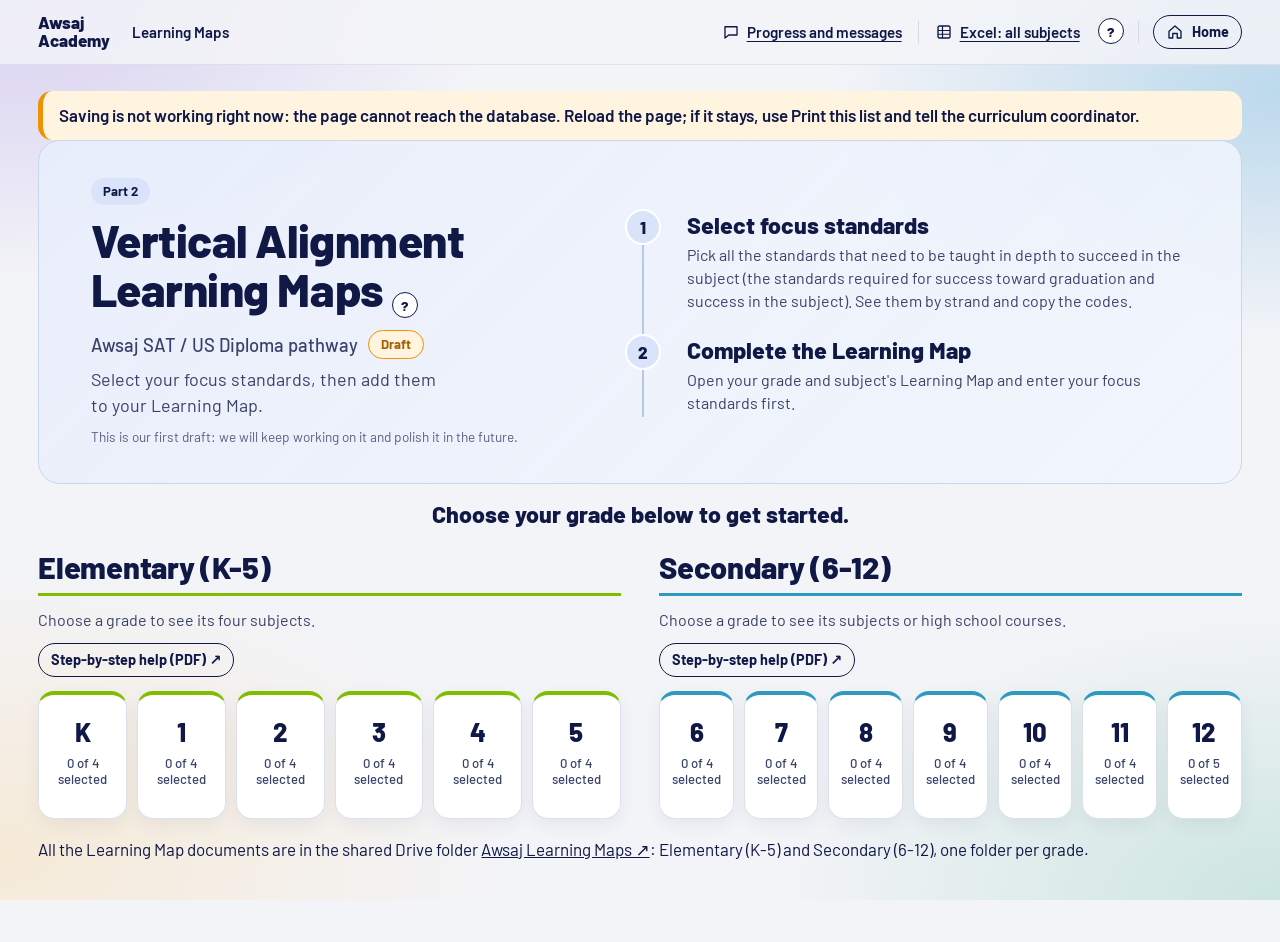
<file: site/priorities.html>
<!doctype html>
<html lang="en"><head><meta charset="utf-8"><meta name="viewport" content="width=device-width, initial-scale=1">
<title>Vertical Alignment Learning Maps</title>
<!-- Tim, 17 Nov 2026: the page is now learningmaps.html. Old links (with their #grade and ?practice parts) are sent on. -->
<script>location.replace("learningmaps.html" + location.search + location.hash);</script>
<meta http-equiv="refresh" content="0; url=learningmaps.html">
<style>body{font-family:Barlow,Arial,sans-serif;color:#101846;background:#F3F4F8;margin:0;display:grid;place-items:center;min-height:100vh}a{color:#101846;font-weight:700}</style>
</head><body><p>This page has moved to <a href="learningmaps.html">Vertical Alignment Learning Maps</a>.</p></body></html>
</file>
